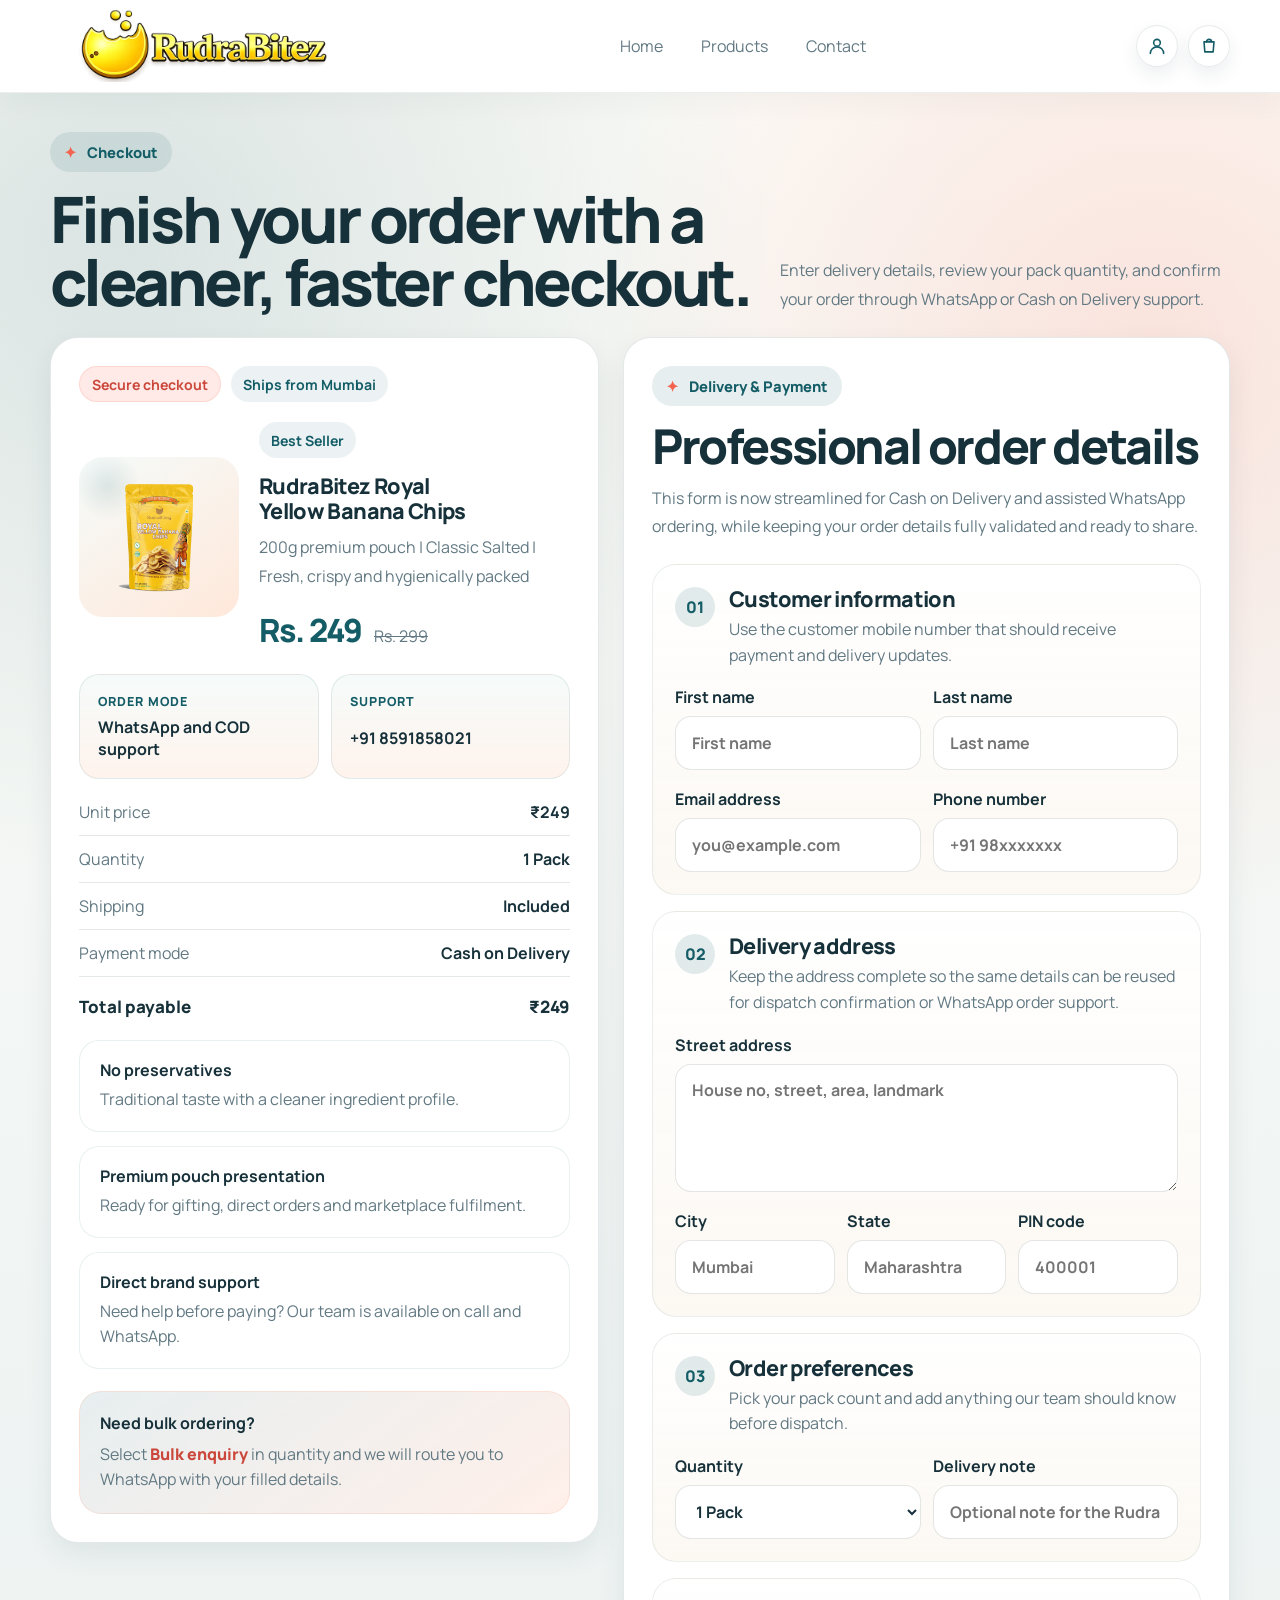
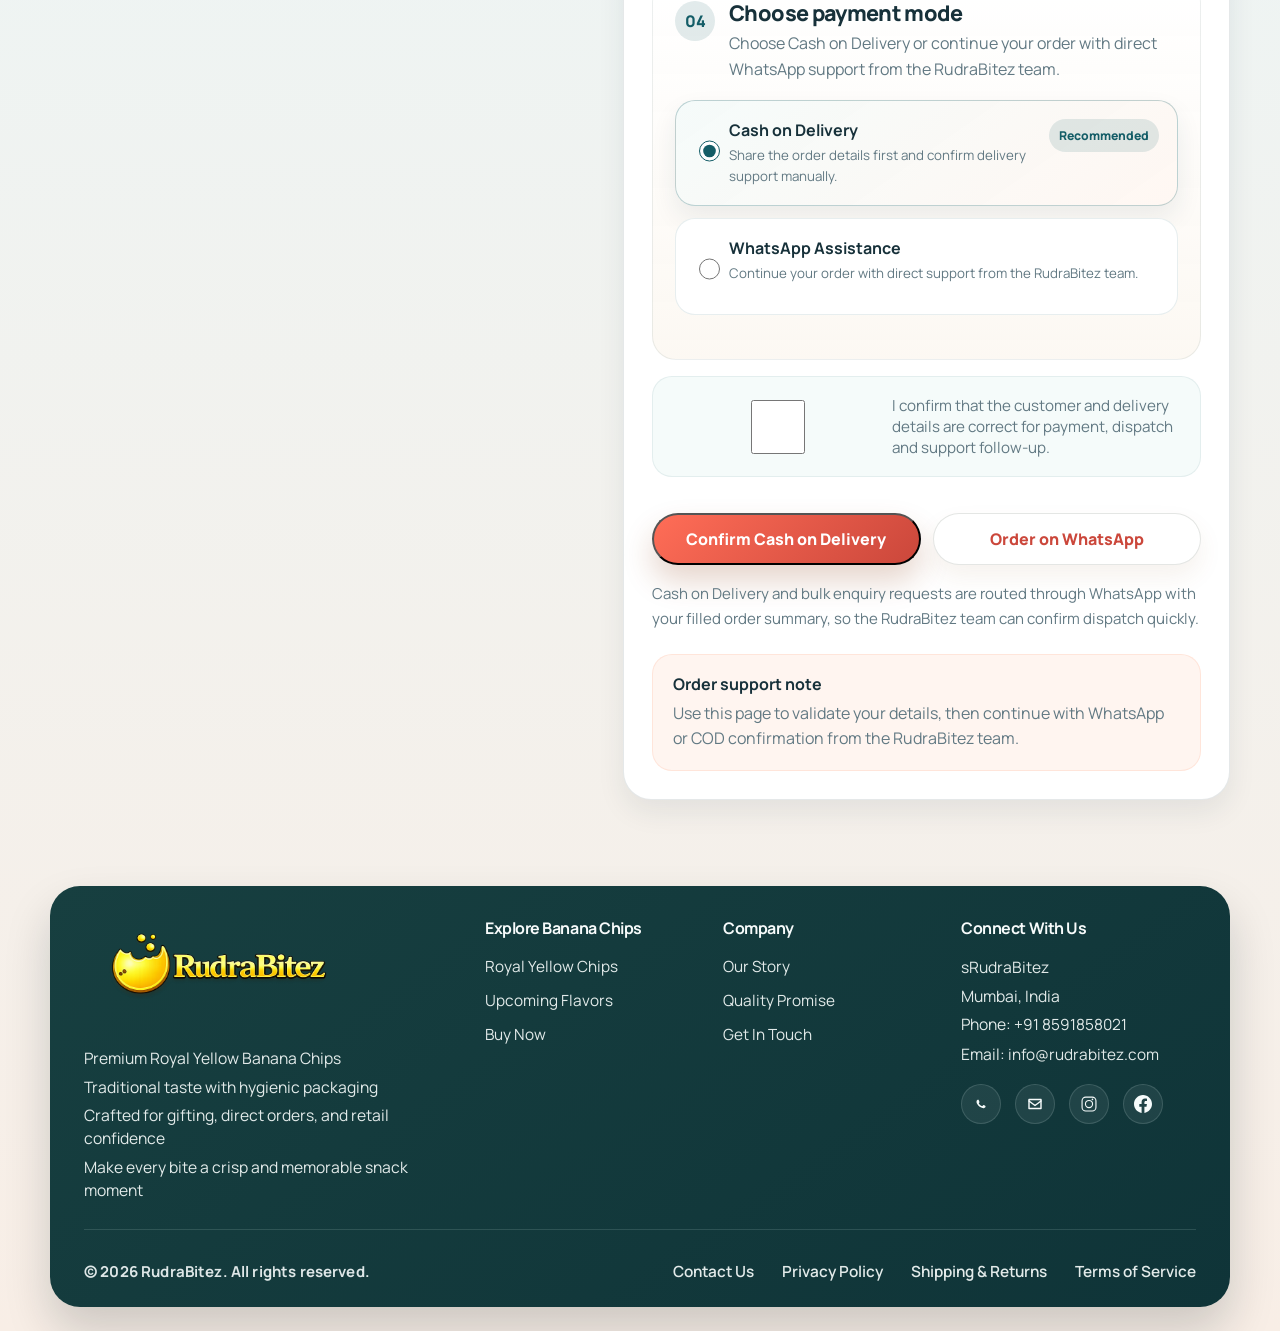
<file: checkout.html>
<!DOCTYPE html>
<html lang="en">
<head>
  <meta charset="UTF-8">
  <meta name="viewport" content="width=device-width, initial-scale=1.0">
  <title>Checkout | RudraBitez</title>
  <meta name="description" content="Complete your RudraBitez Royal Yellow Banana Chips order with delivery details and WhatsApp support.">
  <meta name="robots" content="noindex, follow">
  <meta name="theme-color" content="#0f4b4a">
  <link rel="canonical" href="https://www.rudrabitez.com/checkout.html">
  <link rel="icon" type="image/png" href="assets/IMG_0197.PNG">
  <link rel="stylesheet" href="styles.css">
  <link rel="stylesheet" href="mobile-fixes.css">
  <script src="site.js" defer></script>
  <script src="checkout.js" defer></script>
</head>
<body>
  <div class="page-shell">
    <header class="site-header">
      <div class="container nav">
        <button class="nav-toggle" type="button" aria-label="Open menu" aria-controls="primary-nav" aria-expanded="false">
          <span></span>
          <span></span>
          <span></span>
        </button>
        <a class="brand" href="index.html" aria-label="RudraBitez home">
          <img class="brand-logo-image" src="assets/IMG_0197.PNG" alt="RudraBitez">
        </a>
        <nav class="nav-links" id="primary-nav" aria-label="Primary navigation">
          <a href="index.html#top">Home</a>
          <a href="products.html">Products</a>
          <a href="index.html#contact">Contact</a>
        </nav>
        <div class="nav-actions" aria-label="Quick actions">
          <a class="nav-icon" href="signin.html" aria-label="Sign in">
            <svg viewBox="0 0 24 24" fill="none" stroke="currentColor" stroke-width="1.9" stroke-linecap="round" stroke-linejoin="round">
              <path d="M20 21a8 8 0 0 0-16 0"></path>
              <circle cx="12" cy="8" r="4"></circle>
            </svg>
          </a>
          <a class="nav-icon nav-icon-cart" href="checkout.html" aria-label="Checkout">
            <svg viewBox="0 0 24 24" fill="none" stroke="currentColor" stroke-width="1.9" stroke-linecap="round" stroke-linejoin="round">
              <path d="M6 7h12l-1 12H7L6 7Z"></path>
              <path d="M9 7a3 3 0 0 1 6 0"></path>
            </svg>
          </a>
        </div>
      </div>
    </header>

    <main class="checkout-shell">
      <div class="container">
        <div class="section-head checkout-hero-head" style="margin-bottom:24px;">
          <div>
            <span class="eyebrow">Checkout</span>
            <h1 style="margin-top:16px; font-size:clamp(2.4rem, 5vw, 4rem);">Finish your order with a cleaner, faster checkout.</h1>
          </div>
          <p>Enter delivery details, review your pack quantity, and confirm your order through WhatsApp or Cash on Delivery support.</p>
        </div>

        <div id="checkout-status" class="checkout-status" hidden aria-live="polite"></div>

        <div class="checkout-grid">
          <aside class="checkout-card checkout-summary-card">
            <div class="checkout-summary-head">
              <span class="pill pill-accent">Secure checkout</span>
              <span class="pill">Ships from Mumbai</span>
            </div>

            <div class="checkout-product">
              <div class="checkout-product-media">
                <img src="assets/banana-mockup-page-1-transparent.png" alt="RudraBitez Royal Yellow Banana Chips pack">
              </div>
              <div>
                <span class="pill">Best Seller</span>
                <h3 style="margin-top:16px;">RudraBitez Royal Yellow Banana Chips</h3>
                <p style="margin-top:10px;">200g premium pouch | Classic Salted | Fresh, crispy and hygienically packed</p>
                <div class="price-line">
                  <span class="price-now">Rs. 249</span>
                  <span class="price-old">Rs. 299</span>
                </div>
              </div>
            </div>

            <div class="secure-strip">
              <div class="secure-strip-item">
                <strong>Order mode</strong>
                <span>WhatsApp and COD support</span>
              </div>
              <div class="secure-strip-item">
                <strong>Support</strong>
                <a href="tel:+918591858021">+91 8591858021</a>
              </div>
            </div>

            <div class="summary-list summary-list-pricing">
              <div class="summary-row">
                <span>Unit price</span>
                <strong id="summary-unit-price">Rs. 249</strong>
              </div>
              <div class="summary-row">
                <span>Quantity</span>
                <strong id="summary-quantity">1 Pack</strong>
              </div>
              <div class="summary-row">
                <span>Shipping</span>
                <strong id="summary-shipping">Included</strong>
              </div>
              <div class="summary-row">
                <span>Payment mode</span>
                <strong id="summary-payment-mode">Cash on Delivery</strong>
              </div>
              <div class="summary-row summary-row-total">
                <span>Total payable</span>
                <strong id="summary-total">Rs. 249</strong>
              </div>
            </div>

            <div class="checkout-benefit-list">
              <article class="checkout-benefit-item">
                <strong>No preservatives</strong>
                <span>Traditional taste with a cleaner ingredient profile.</span>
              </article>
              <article class="checkout-benefit-item">
                <strong>Premium pouch presentation</strong>
                <span>Ready for gifting, direct orders and marketplace fulfilment.</span>
              </article>
              <article class="checkout-benefit-item">
                <strong>Direct brand support</strong>
                <span>Need help before paying? Our team is available on call and WhatsApp.</span>
              </article>
            </div>

            <div class="checkout-support-note">
              <strong>Need bulk ordering?</strong>
              <p>Select <span>Bulk enquiry</span> in quantity and we will route you to WhatsApp with your filled details.</p>
            </div>
          </aside>

          <section class="checkout-card checkout-form-card">
            <div class="checkout-card-head">
              <span class="eyebrow">Delivery & Payment</span>
              <h2 style="margin-top:16px;">Professional order details</h2>
              <p class="checkout-copy">This form is now streamlined for Cash on Delivery and assisted WhatsApp ordering, while keeping your order details fully validated and ready to share.</p>
            </div>

            <form id="checkout-form" class="form-grid checkout-form" data-unit-price="249" novalidate>
              <section class="form-section">
                <div class="form-section-head">
                  <span class="form-step">01</span>
                  <div>
                    <h3>Customer information</h3>
                    <p>Use the customer mobile number that should receive payment and delivery updates.</p>
                  </div>
                </div>

                <div class="form-row checkout-two-col">
                  <label class="field">
                    First name
                    <input type="text" name="first_name" placeholder="First name" autocomplete="given-name" maxlength="30" required>
                  </label>
                  <label class="field">
                    Last name
                    <input type="text" name="last_name" placeholder="Last name" autocomplete="family-name" maxlength="30" required>
                  </label>
                </div>

                <div class="form-row checkout-two-col">
                  <label class="field">
                    Email address
                    <input type="email" name="email" placeholder="you@example.com" autocomplete="email" maxlength="80" required>
                  </label>
                  <label class="field">
                    Phone number
                    <input type="tel" name="phone" placeholder="+91 98xxxxxxx" autocomplete="tel" inputmode="tel" maxlength="16" required>
                  </label>
                </div>
              </section>

              <section class="form-section">
                <div class="form-section-head">
                  <span class="form-step">02</span>
                  <div>
                    <h3>Delivery address</h3>
                    <p>Keep the address complete so the same details can be reused for dispatch confirmation or WhatsApp order support.</p>
                  </div>
                </div>

                <label class="field">
                  Street address
                  <textarea name="address" placeholder="House no, street, area, landmark" autocomplete="street-address" maxlength="180" required></textarea>
                </label>

                <div class="form-row checkout-three-col">
                  <label class="field">
                    City
                    <input type="text" name="city" placeholder="Mumbai" autocomplete="address-level2" maxlength="40" required>
                  </label>
                  <label class="field">
                    State
                    <input type="text" name="state" placeholder="Maharashtra" autocomplete="address-level1" maxlength="40" required>
                  </label>
                  <label class="field">
                    PIN code
                    <input type="text" name="pincode" autocomplete="postal-code" inputmode="numeric" pattern="[0-9]{6}" maxlength="6" placeholder="400001" required>
                  </label>
                </div>
              </section>

              <section class="form-section">
                <div class="form-section-head">
                  <span class="form-step">03</span>
                  <div>
                    <h3>Order preferences</h3>
                    <p>Pick your pack count and add anything our team should know before dispatch.</p>
                  </div>
                </div>

                <div class="form-row checkout-two-col">
                  <label class="field">
                    Quantity
                    <select id="checkout-quantity" name="quantity" required>
                      <option value="1">1 Pack</option>
                      <option value="2">2 Packs</option>
                      <option value="3">3 Packs</option>
                      <option value="5">5 Packs</option>
                      <option value="bulk">Bulk enquiry</option>
                    </select>
                  </label>
                  <label class="field">
                    Delivery note
                    <input type="text" name="note" placeholder="Optional note for the RudraBitez team" maxlength="160">
                  </label>
                </div>
              </section>

              <section class="form-section">
                <div class="form-section-head">
                  <span class="form-step">04</span>
                  <div>
                    <h3>Choose payment mode</h3>
                    <p>Choose Cash on Delivery or continue your order with direct WhatsApp support from the RudraBitez team.</p>
                  </div>
                </div>

                <div class="payment-choice-list">
                  <label class="payment-option">
                    <input type="radio" name="payment_mode" value="cod" checked>
                    <span class="payment-option-copy">
                      <strong>Cash on Delivery</strong>
                      <small>Share the order details first and confirm delivery support manually.</small>
                    </span>
                    <span class="payment-badge">Recommended</span>
                  </label>

                  <label class="payment-option">
                    <input type="radio" name="payment_mode" value="whatsapp">
                    <span class="payment-option-copy">
                      <strong>WhatsApp Assistance</strong>
                      <small>Continue your order with direct support from the RudraBitez team.</small>
                    </span>
                  </label>
                </div>
                <div class="field-error group-error" data-error-for="payment_mode" aria-live="polite"></div>
              </section>

              <label class="checkbox-row checkout-consent">
                <input type="checkbox" name="consent" required>
                <span>I confirm that the customer and delivery details are correct for payment, dispatch and support follow-up.</span>
              </label>
              <div class="field-error group-error" data-error-for="consent" aria-live="polite"></div>

              <div class="checkout-actions">
                <button class="button" id="checkout-submit" type="submit">Confirm Cash on Delivery</button>
                <a class="button-outline" id="whatsapp-checkout" href="https://wa.me/918591858021?text=Hi%20RudraBitez%2C%20I%20want%20to%20complete%20my%20banana%20chips%20checkout." target="_blank" rel="noreferrer">Order on WhatsApp</a>
              </div>

              <p class="checkout-disclaimer">Cash on Delivery and bulk enquiry requests are routed through WhatsApp with your filled order summary, so the RudraBitez team can confirm dispatch quickly.</p>
            </form>

            <div class="checkout-mini-note">
              <strong>Order support note</strong>
              <span>Use this page to validate your details, then continue with WhatsApp or COD confirmation from the RudraBitez team.</span>
            </div>
          </section>
        </div>
      </div>
    </main>

    <footer class="footer footer-compact">
      <div class="container footer-compact-wrap">
        <div class="footer-rich-top">
          <div class="footer-brand-block">
            <a class="footer-brandmark" href="index.html#top"><img class="footer-brand-logo-image" src="assets/IMG_0197.PNG" alt="RudraBitez"></a>
            <div class="footer-brand-copy">
              <p>Premium Royal Yellow Banana Chips</p>
              <p>Traditional taste with hygienic packaging</p>
              <p>Crafted for gifting, direct orders, and retail confidence</p>
              <p>Make every bite a crisp and memorable snack moment</p>
            </div>
          </div>
          <div>
            <h3 class="footer-col-title">Explore Banana Chips</h3>
            <nav class="footer-rich-list" aria-label="Explore banana chips">
              <a href="product.html">Royal Yellow Chips</a>
              <a href="index.html#products">Upcoming Flavors</a>
              <a href="checkout.html">Buy Now</a>
            </nav>
          </div>
          <div>
            <h3 class="footer-col-title">Company</h3>
            <nav class="footer-rich-list" aria-label="Company links">
              <a href="index.html#about">Our Story</a>
              <a href="product.html">Quality Promise</a>
              <a href="index.html#contact">Get In Touch</a>
            </nav>
          </div>
          <div>
            <h3 class="footer-col-title">Connect With Us</h3>
            <div class="footer-contact-block">
              <p>sRudraBitez</p>
              <p>Mumbai, India</p>
              <p>Phone: <a href="tel:+918591858021">+91 8591858021</a></p>
              <p>Email: <a href="mailto:info@rudrabitez.com">info@rudrabitez.com</a></p>
            </div>
            <div class="footer-social" aria-label="Social media links">
              <a href="https://wa.me/918591858021" target="_blank" rel="noreferrer" aria-label="WhatsApp"><svg viewBox="0 0 24 24" fill="currentColor"><path d="M17.472 14.382c-.297-.149-1.758-.867-2.03-.967-.273-.099-.471-.148-.67.15-.197.297-.767.966-.94 1.164-.173.199-.347.223-.644.075-.297-.15-1.255-.463-2.39-1.475-.883-.788-1.48-1.761-1.653-2.059-.173-.297-.018-.458.13-.606.134-.133.298-.347.446-.52.149-.174.198-.298.298-.497.099-.198.05-.371-.025-.52-.075-.149-.669-1.612-.916-2.207-.242-.579-.487-.5-.669-.51-.173-.008-.371-.01-.57-.01-.198 0-.52.074-.792.372-.272.297-1.04 1.016-1.04 2.479 0 1.462 1.065 2.875 1.213 3.074.149.198 2.096 3.2 5.077 4.487.709.306 1.262.489 1.694.625.712.227 1.36.195 1.871.118.571-.085 1.758-.719 2.006-1.413.248-.694.248-1.289.173-1.413-.074-.124-.272-.198-.57-.347"></path></svg></a>
              <a href="mailto:info@rudrabitez.com" aria-label="Email"><svg viewBox="0 0 24 24" fill="none" stroke="currentColor" stroke-width="1.9" stroke-linecap="round" stroke-linejoin="round"><path d="M4 6h16v12H4z"></path><path d="m4 8 8 6 8-6"></path></svg></a>
              <a href="https://www.instagram.com/" target="_blank" rel="noreferrer" aria-label="Instagram"><svg viewBox="0 0 24 24" fill="currentColor"><path d="M7.75 2h8.5A5.75 5.75 0 0 1 22 7.75v8.5A5.75 5.75 0 0 1 16.25 22h-8.5A5.75 5.75 0 0 1 2 16.25v-8.5A5.75 5.75 0 0 1 7.75 2m0 1.5A4.25 4.25 0 0 0 3.5 7.75v8.5a4.25 4.25 0 0 0 4.25 4.25h8.5a4.25 4.25 0 0 0 4.25-4.25v-8.5a4.25 4.25 0 0 0-4.25-4.25zm8.88 1.12a1.13 1.13 0 1 1 0 2.26 1.13 1.13 0 0 1 0-2.26M12 6.5A5.5 5.5 0 1 1 6.5 12 5.5 5.5 0 0 1 12 6.5m0 1.5A4 4 0 1 0 16 12a4 4 0 0 0-4-4"></path></svg></a>
              <a href="https://www.facebook.com/" target="_blank" rel="noreferrer" aria-label="Facebook"><svg viewBox="0 0 24 24" fill="currentColor"><path d="M24 12.073C24 5.446 18.627.073 12 .073S0 5.446 0 12.073c0 5.99 4.388 10.954 10.125 11.854v-8.385H7.078V12.07h3.047V9.413c0-3.007 1.792-4.669 4.533-4.669 1.313 0 2.686.235 2.686.235v2.953h-1.514c-1.491 0-1.956.926-1.956 1.874v2.264h3.328l-.532 3.471h-2.796v8.385C19.612 23.027 24 18.062 24 12.073"></path></svg></a>
            </div>
          </div>
        </div>
        <div class="footer-compact-bottom">
          <p class="footer-compact-copy">© 2026 RudraBitez. All rights reserved.</p>
          <nav class="footer-compact-links" aria-label="Footer links">
            <a href="index.html#contact">Contact Us</a>
            <a href="privacy-policy.html">Privacy Policy</a>
            <a href="shipping-returns.html">Shipping &amp; Returns</a>
            <a href="terms-of-service.html">Terms of Service</a>
          </nav>
        </div>
      </div>
    </footer>
  </div>
</body>
</html>
</file>
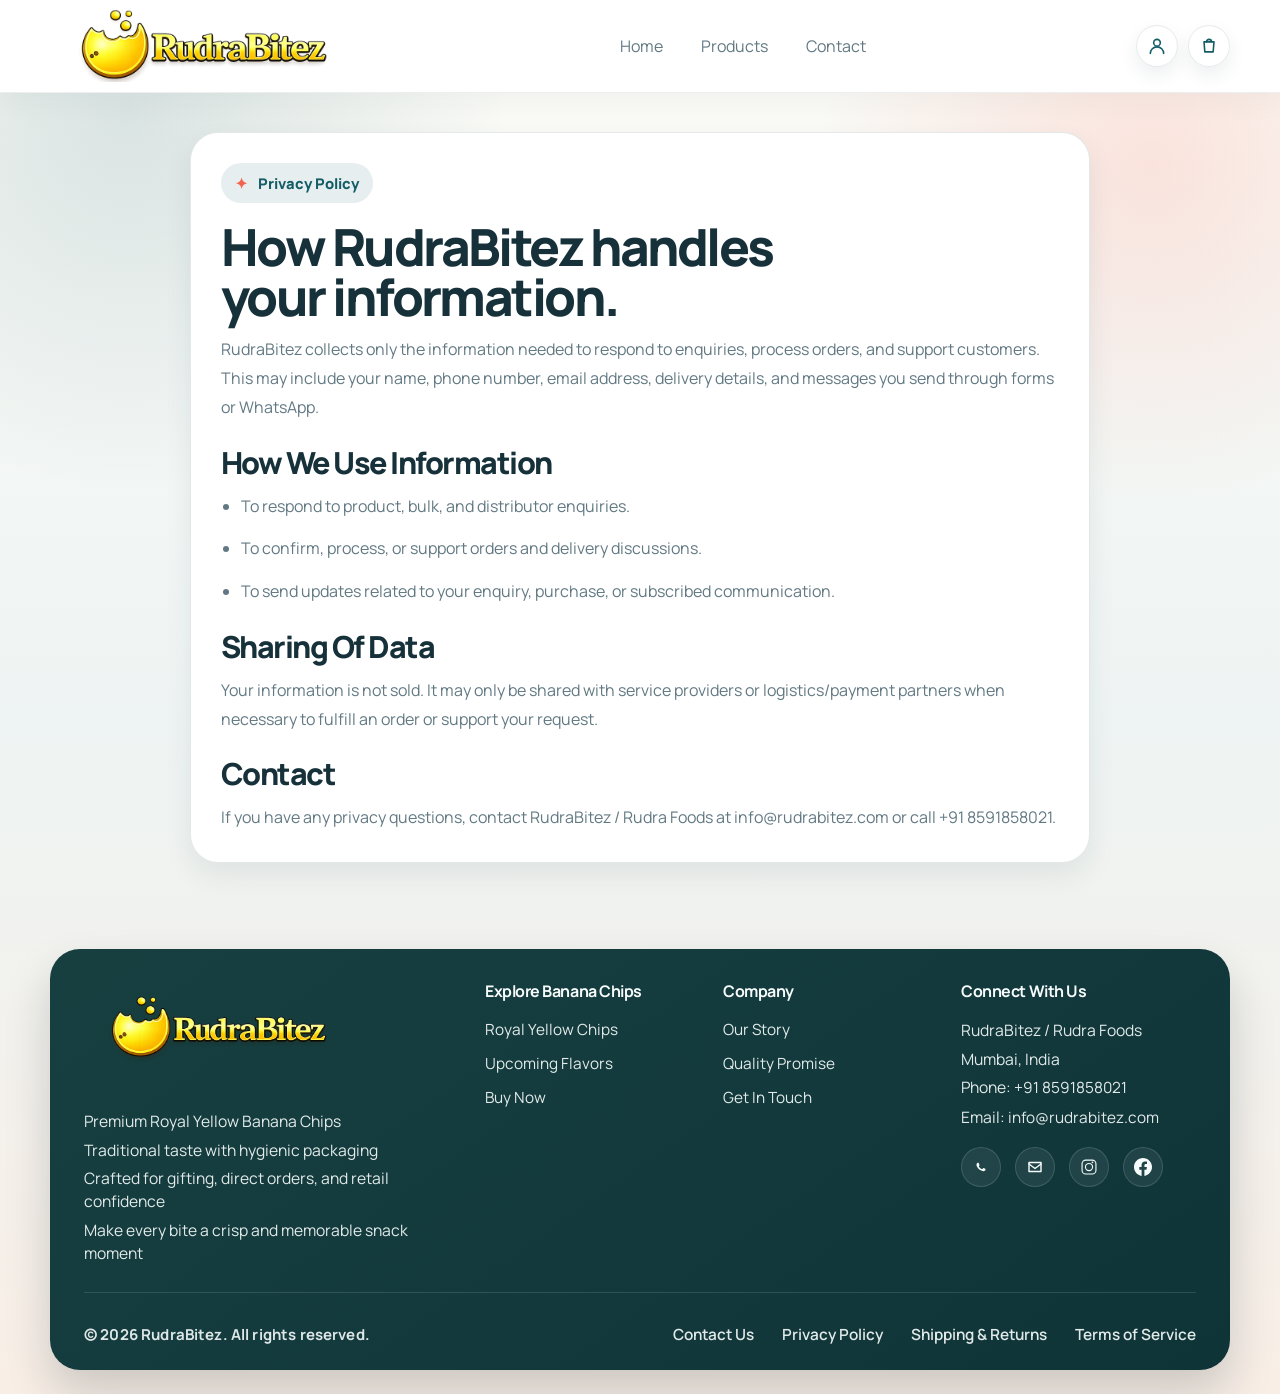
<file: privacy-policy.html>
<!DOCTYPE html>
<html lang="en">
<head>
  <meta charset="UTF-8">
  <meta name="viewport" content="width=device-width, initial-scale=1.0">
  <title>Privacy Policy | RudraBitez</title>
  <meta name="description" content="Read the RudraBitez Privacy Policy for details about customer data, contact information, and website usage.">
  <meta name="robots" content="index, follow">
  <meta name="theme-color" content="#0f4b4a">
  <link rel="canonical" href="https://www.rudrabitez.com/privacy-policy.html">
  <link rel="icon" type="image/png" href="assets/IMG_0197.PNG">
  <link rel="stylesheet" href="styles.css">
  <link rel="stylesheet" href="mobile-fixes.css">
  <script src="site.js" defer></script>
</head>
<body>
  <div class="page-shell">
    <header class="site-header">
      <div class="container nav">
        <button class="nav-toggle" type="button" aria-label="Open menu" aria-controls="primary-nav" aria-expanded="false">
          <span></span>
          <span></span>
          <span></span>
        </button>
        <a class="brand" href="index.html" aria-label="RudraBitez home">
          <img class="brand-logo-image" src="assets/IMG_0197.PNG" alt="RudraBitez">
        </a>
        <nav class="nav-links" id="primary-nav" aria-label="Primary navigation">
          <a href="index.html#top">Home</a>
          <a href="products.html">Products</a>
          <a href="index.html#contact">Contact</a>
        </nav>
        <div class="nav-actions">
          <a class="nav-icon" href="signin.html" aria-label="Sign in">
            <svg viewBox="0 0 24 24" fill="none" stroke="currentColor" stroke-width="1.9" stroke-linecap="round" stroke-linejoin="round">
              <path d="M20 21a8 8 0 0 0-16 0"></path>
              <circle cx="12" cy="8" r="4"></circle>
            </svg>
          </a>
          <a class="nav-icon nav-icon-cart" href="checkout.html" aria-label="Checkout">
            <svg viewBox="0 0 24 24" fill="none" stroke="currentColor" stroke-width="1.9" stroke-linecap="round" stroke-linejoin="round">
              <path d="M6 7h12l-1 12H7L6 7Z"></path>
              <path d="M9 7a3 3 0 0 1 6 0"></path>
            </svg>
          </a>
        </div>
      </div>
    </header>

    <main class="legal-shell">
      <div class="container">
        <article class="legal-card">
          <span class="eyebrow">Privacy Policy</span>
          <h1 style="margin-top:18px;">How RudraBitez handles your information.</h1>
          <p>RudraBitez collects only the information needed to respond to enquiries, process orders, and support customers. This may include your name, phone number, email address, delivery details, and messages you send through forms or WhatsApp.</p>

          <h2>How We Use Information</h2>
          <ul>
            <li>To respond to product, bulk, and distributor enquiries.</li>
            <li>To confirm, process, or support orders and delivery discussions.</li>
            <li>To send updates related to your enquiry, purchase, or subscribed communication.</li>
          </ul>

          <h2>Sharing Of Data</h2>
          <p>Your information is not sold. It may only be shared with service providers or logistics/payment partners when necessary to fulfill an order or support your request.</p>

          <h2>Contact</h2>
          <p>If you have any privacy questions, contact RudraBitez / Rudra Foods at <a href="mailto:info@rudrabitez.com">info@rudrabitez.com</a> or call <a href="tel:+918591858021">+91 8591858021</a>.</p>
        </article>
      </div>
    </main>

    <footer class="footer footer-compact">
      <div class="container footer-compact-wrap">
        <div class="footer-rich-top">
          <div class="footer-brand-block">
            <a class="footer-brandmark" href="index.html#top"><img class="footer-brand-logo-image" src="assets/IMG_0197.PNG" alt="RudraBitez"></a>
            <div class="footer-brand-copy">
              <p>Premium Royal Yellow Banana Chips</p>
              <p>Traditional taste with hygienic packaging</p>
              <p>Crafted for gifting, direct orders, and retail confidence</p>
              <p>Make every bite a crisp and memorable snack moment</p>
            </div>
          </div>
          <div>
            <h3 class="footer-col-title">Explore Banana Chips</h3>
            <nav class="footer-rich-list" aria-label="Explore banana chips">
              <a href="product.html">Royal Yellow Chips</a>
              <a href="index.html#products">Upcoming Flavors</a>
              <a href="checkout.html">Buy Now</a>
            </nav>
          </div>
          <div>
            <h3 class="footer-col-title">Company</h3>
            <nav class="footer-rich-list" aria-label="Company links">
              <a href="index.html#about">Our Story</a>
              <a href="product.html">Quality Promise</a>
              <a href="index.html#contact">Get In Touch</a>
            </nav>
          </div>
          <div>
            <h3 class="footer-col-title">Connect With Us</h3>
            <div class="footer-contact-block">
              <p>RudraBitez / Rudra Foods</p>
              <p>Mumbai, India</p>
              <p>Phone: <a href="tel:+918591858021">+91 8591858021</a></p>
              <p>Email: <a href="mailto:info@rudrabitez.com">info@rudrabitez.com</a></p>
            </div>
            <div class="footer-social" aria-label="Social media links">
              <a href="https://wa.me/918591858021" target="_blank" rel="noreferrer" aria-label="WhatsApp"><svg viewBox="0 0 24 24" fill="currentColor"><path d="M17.472 14.382c-.297-.149-1.758-.867-2.03-.967-.273-.099-.471-.148-.67.15-.197.297-.767.966-.94 1.164-.173.199-.347.223-.644.075-.297-.15-1.255-.463-2.39-1.475-.883-.788-1.48-1.761-1.653-2.059-.173-.297-.018-.458.13-.606.134-.133.298-.347.446-.52.149-.174.198-.298.298-.497.099-.198.05-.371-.025-.52-.075-.149-.669-1.612-.916-2.207-.242-.579-.487-.5-.669-.51-.173-.008-.371-.01-.57-.01-.198 0-.52.074-.792.372-.272.297-1.04 1.016-1.04 2.479 0 1.462 1.065 2.875 1.213 3.074.149.198 2.096 3.2 5.077 4.487.709.306 1.262.489 1.694.625.712.227 1.36.195 1.871.118.571-.085 1.758-.719 2.006-1.413.248-.694.248-1.289.173-1.413-.074-.124-.272-.198-.57-.347"></path></svg></a>
              <a href="mailto:info@rudrabitez.com" aria-label="Email"><svg viewBox="0 0 24 24" fill="none" stroke="currentColor" stroke-width="1.9" stroke-linecap="round" stroke-linejoin="round"><path d="M4 6h16v12H4z"></path><path d="m4 8 8 6 8-6"></path></svg></a>
              <a href="https://www.instagram.com/" target="_blank" rel="noreferrer" aria-label="Instagram"><svg viewBox="0 0 24 24" fill="currentColor"><path d="M7.75 2h8.5A5.75 5.75 0 0 1 22 7.75v8.5A5.75 5.75 0 0 1 16.25 22h-8.5A5.75 5.75 0 0 1 2 16.25v-8.5A5.75 5.75 0 0 1 7.75 2m0 1.5A4.25 4.25 0 0 0 3.5 7.75v8.5a4.25 4.25 0 0 0 4.25 4.25h8.5a4.25 4.25 0 0 0 4.25-4.25v-8.5a4.25 4.25 0 0 0-4.25-4.25zm8.88 1.12a1.13 1.13 0 1 1 0 2.26 1.13 1.13 0 0 1 0-2.26M12 6.5A5.5 5.5 0 1 1 6.5 12 5.5 5.5 0 0 1 12 6.5m0 1.5A4 4 0 1 0 16 12a4 4 0 0 0-4-4"></path></svg></a>
              <a href="https://www.facebook.com/" target="_blank" rel="noreferrer" aria-label="Facebook"><svg viewBox="0 0 24 24" fill="currentColor"><path d="M24 12.073C24 5.446 18.627.073 12 .073S0 5.446 0 12.073c0 5.99 4.388 10.954 10.125 11.854v-8.385H7.078V12.07h3.047V9.413c0-3.007 1.792-4.669 4.533-4.669 1.313 0 2.686.235 2.686.235v2.953h-1.514c-1.491 0-1.956.926-1.956 1.874v2.264h3.328l-.532 3.471h-2.796v8.385C19.612 23.027 24 18.062 24 12.073"></path></svg></a>
            </div>
          </div>
        </div>
        <div class="footer-compact-bottom">
          <p class="footer-compact-copy">© 2026 RudraBitez. All rights reserved.</p>
          <nav class="footer-compact-links" aria-label="Footer links">
            <a href="index.html#contact">Contact Us</a>
            <a href="privacy-policy.html">Privacy Policy</a>
            <a href="shipping-returns.html">Shipping &amp; Returns</a>
            <a href="terms-of-service.html">Terms of Service</a>
          </nav>
        </div>
      </div>
    </footer>
  </div>
</body>
</html>
</file>
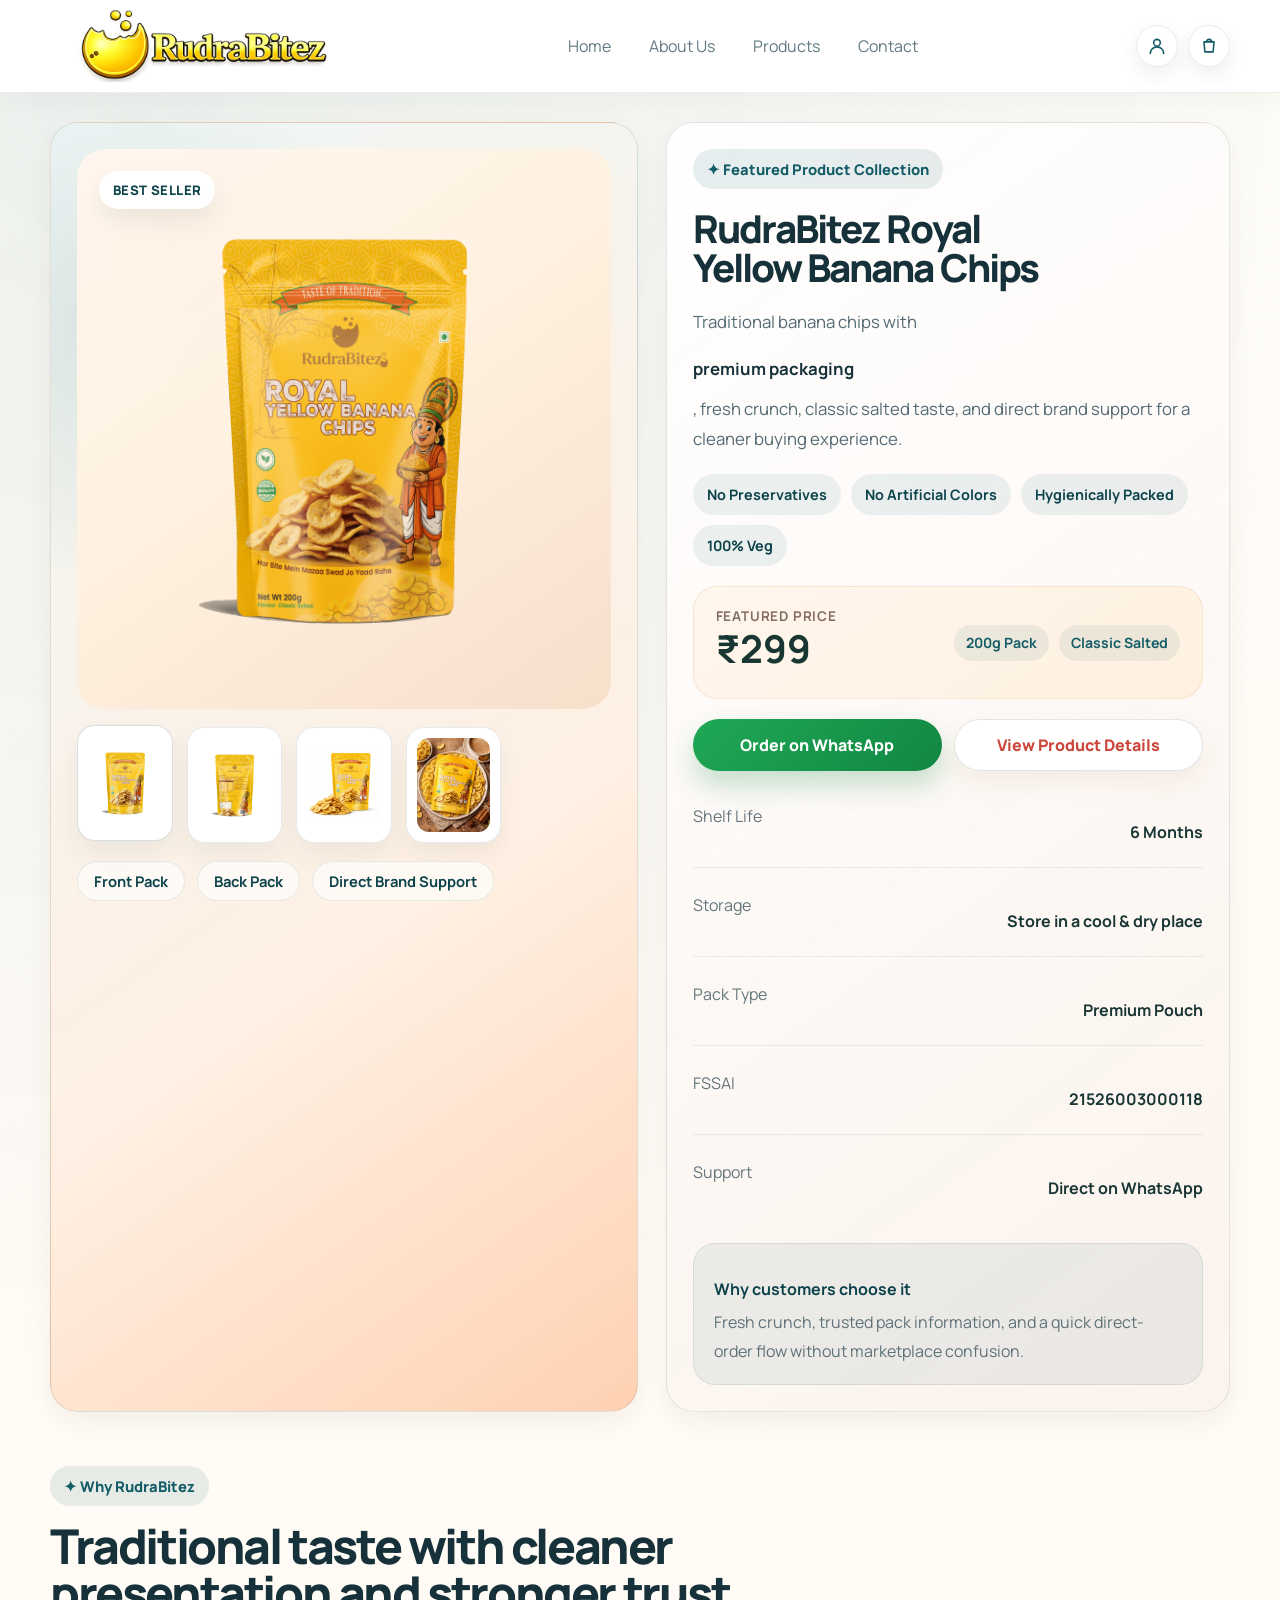
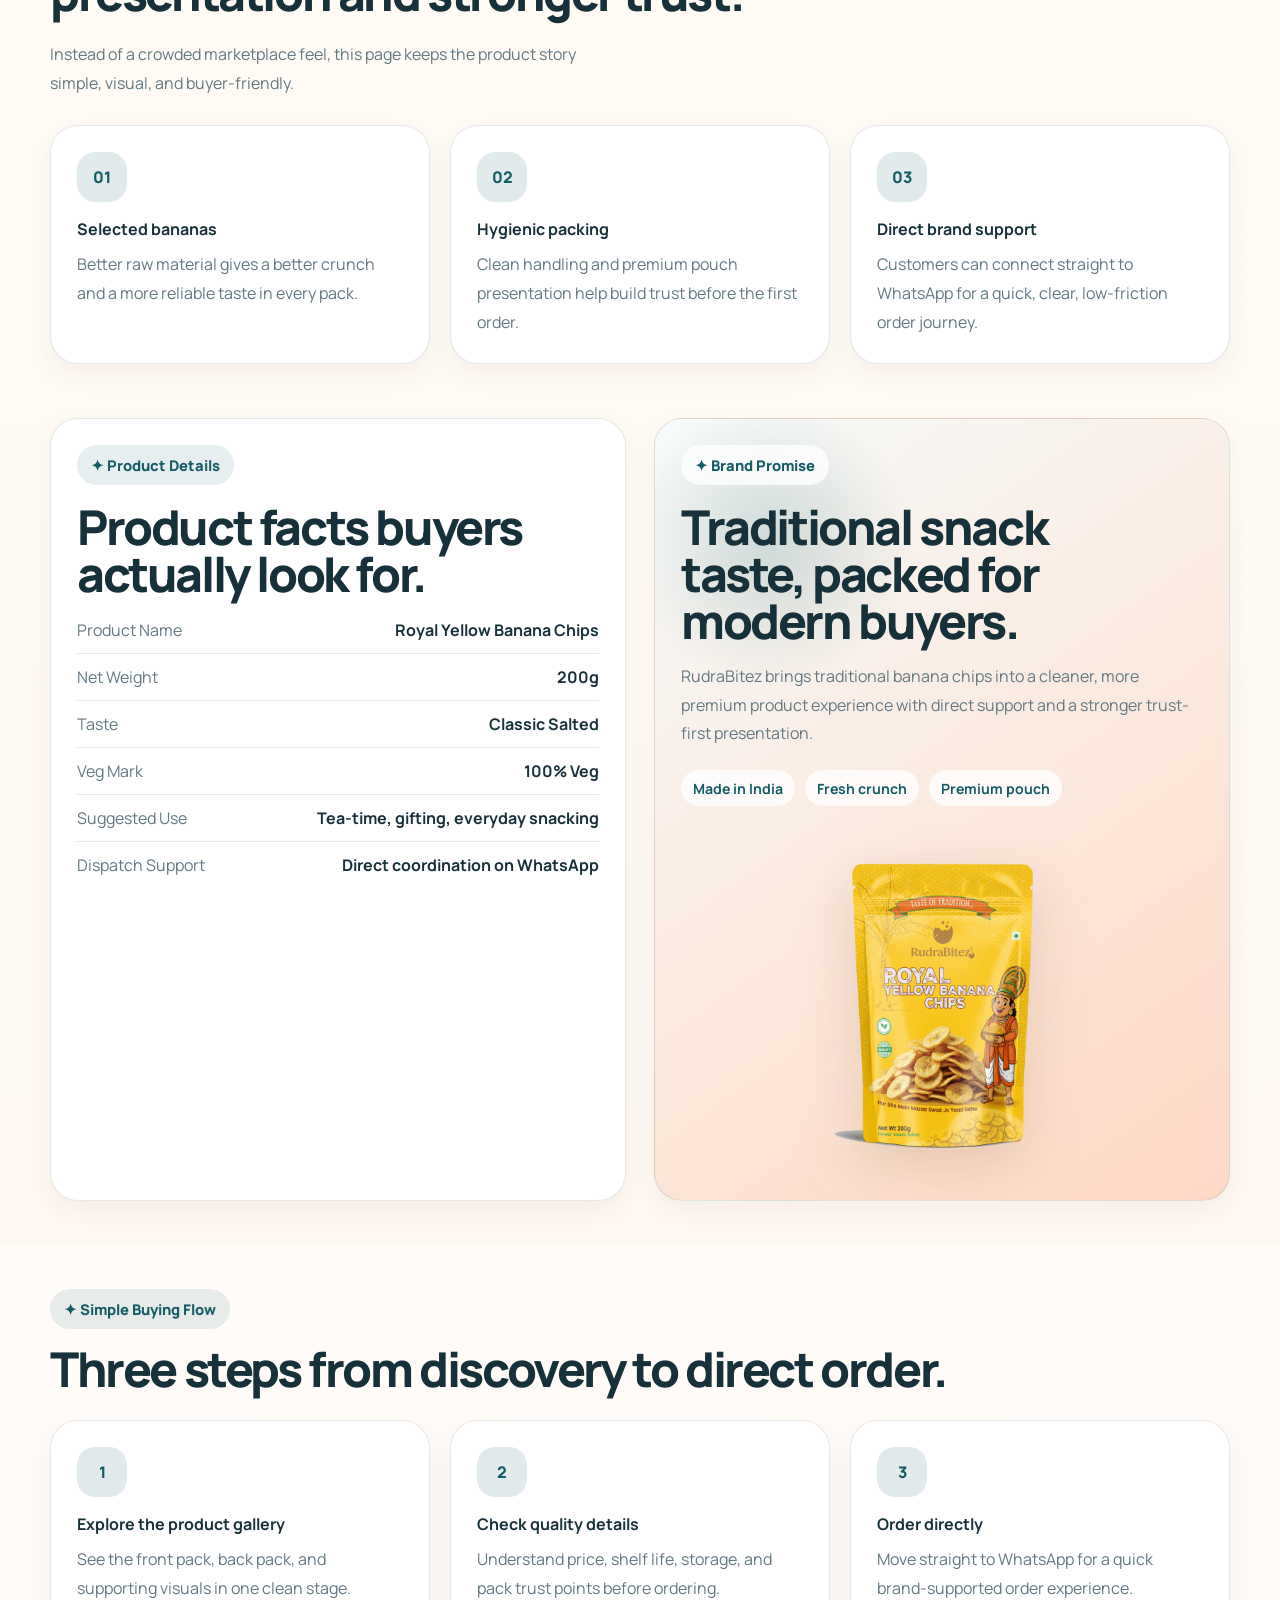
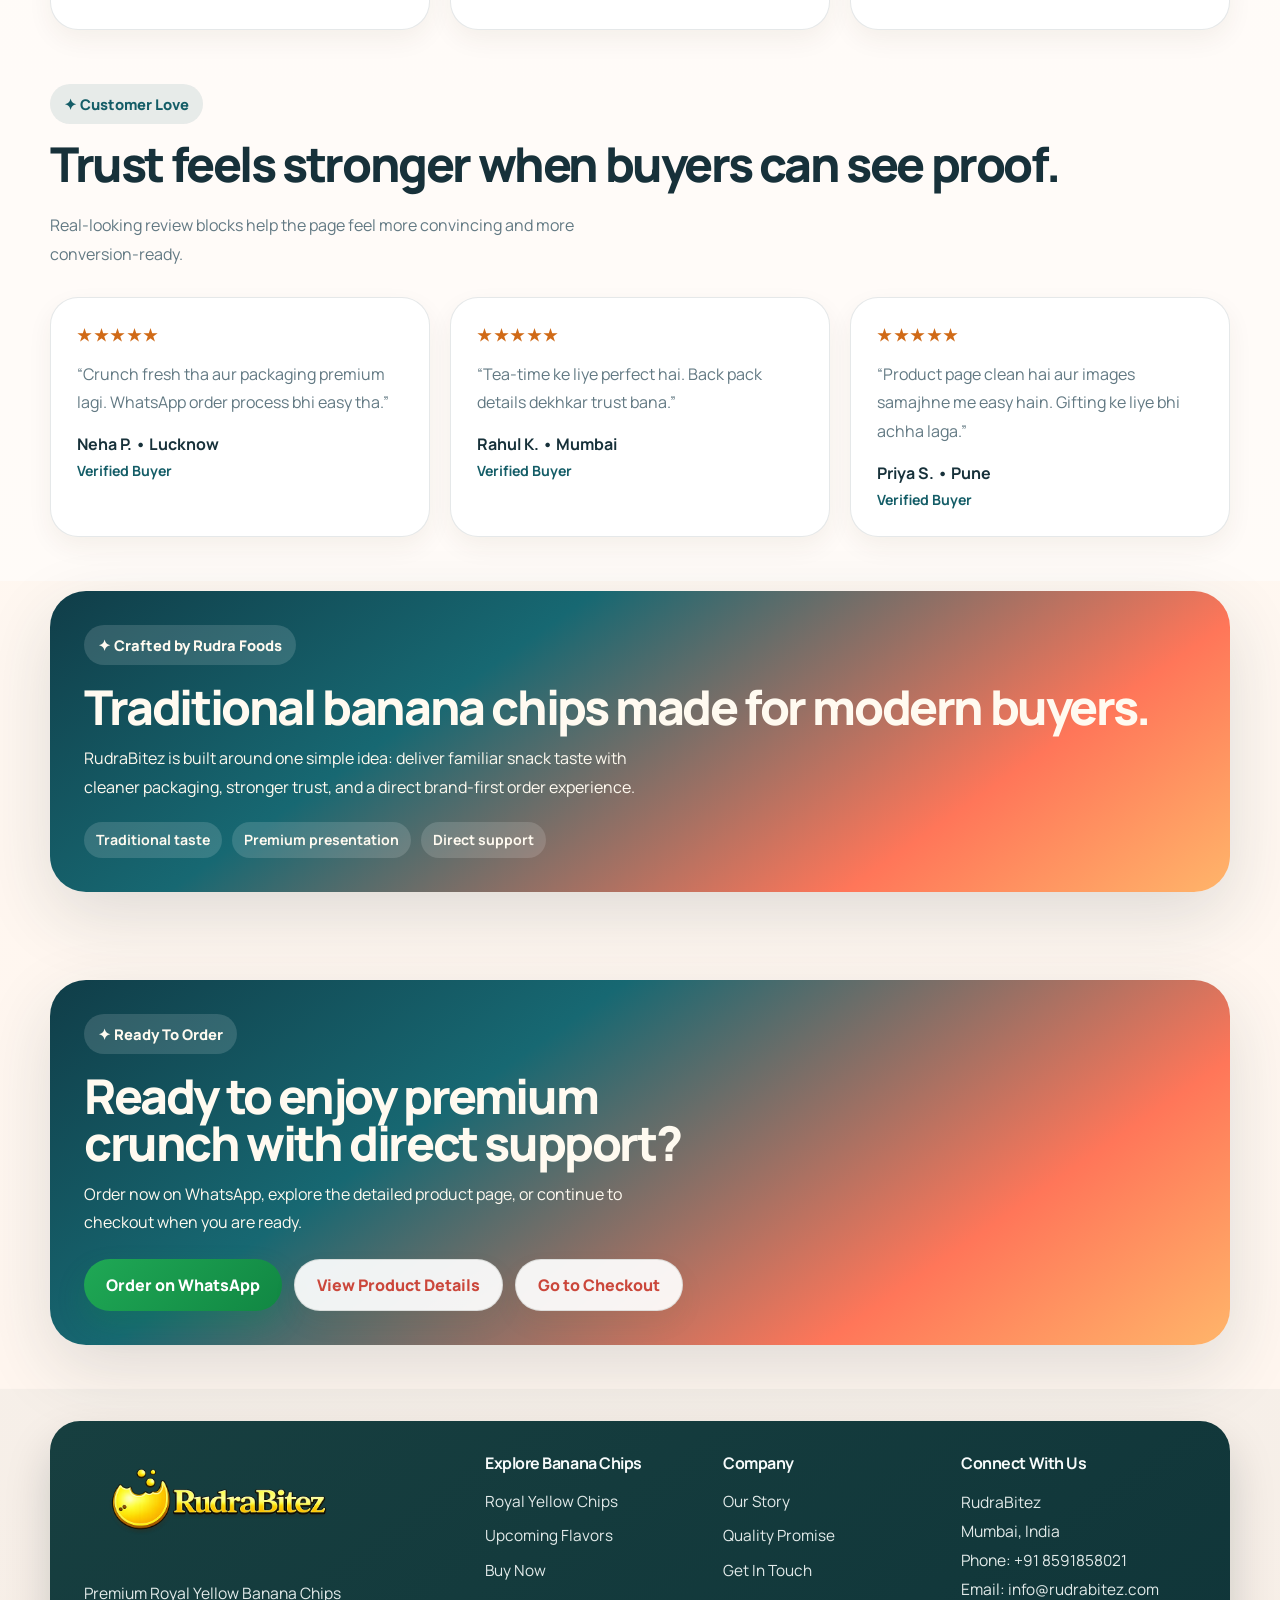
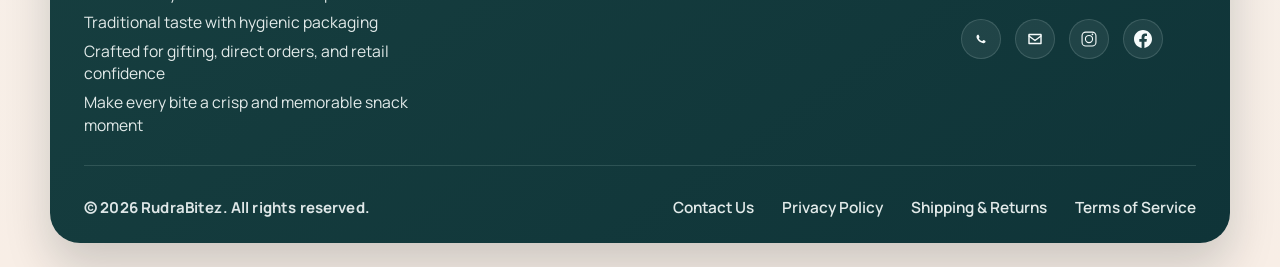
<file: products.html>
<!DOCTYPE html>
<html lang="en">
<head>
  <meta charset="UTF-8">
  <meta name="viewport" content="width=device-width, initial-scale=1.0">
  <title>RudraBitez Products | Royal Yellow Banana Chips and Upcoming Flavors</title>
  <meta name="description" content="Explore RudraBitez products including Royal Yellow Banana Chips, upcoming tomato and peri peri flavors, premium gallery views, and direct WhatsApp ordering.">
  <meta name="keywords" content="RudraBitez products, banana chips flavors, tomato banana chips, peri peri banana chips, premium banana chips, buy RudraBitez online">
  <meta name="author" content="RudraBitez">
    <meta name="google-site-verification" content="LlJp-2BzvOp_L0P3t6Txu0en5KWmJCDol3XZGeqNv8c">
  <meta name="application-name" content="RudraBitez">
  <meta name="apple-mobile-web-app-title" content="RudraBitez">
  <meta name="robots" content="index, follow">
  <meta name="theme-color" content="#0f4b4a">
  <link rel="canonical" href="https://www.rudrabitez.com/products.html">
  <link rel="icon" type="image/png" href="assets/IMG_0197.PNG">
  <link rel="apple-touch-icon" href="assets/IMG_0197.PNG">
  <meta property="og:type" content="website">
  <meta property="og:title" content="RudraBitez Products | Premium Banana Chips Collection">
  <meta property="og:description" content="See the RudraBitez banana chips lineup, product images, highlights, flavor roadmap, and direct order options.">
  <meta property="og:url" content="https://www.rudrabitez.com/products.html">
  <meta property="og:site_name" content="RudraBitez">
  <meta property="og:locale" content="en_IN">
  <meta property="og:image" content="https://www.rudrabitez.com/assets/banana-mix-promo.png">
  <meta property="og:image:alt" content="RudraBitez banana chips product showcase">
  <meta name="twitter:card" content="summary_large_image">
  <meta name="twitter:title" content="RudraBitez Products | Premium Banana Chips Collection">
  <meta name="twitter:description" content="Explore Royal Yellow Banana Chips and upcoming RudraBitez flavors.">
  <meta name="twitter:image" content="https://www.rudrabitez.com/assets/banana-mix-promo.png">
  <link rel="stylesheet" href="styles.css">
  <link rel="stylesheet" href="mobile-fixes.css">
  <script src="site.js" defer></script>
  <script type="application/ld+json">
  {
    "@context": "https://schema.org",
    "@type": "CollectionPage",
    "@id": "https://www.rudrabitez.com/products.html#webpage",
    "name": "RudraBitez Products",
    "url": "https://www.rudrabitez.com/products.html",
    "description": "Product collection page for RudraBitez banana chips and upcoming flavors.",
    "isPartOf": {
      "@id": "https://www.rudrabitez.com/#website"
    },
    "about": {
      "@id": "https://www.rudrabitez.com/#organization"
    }
  }
  </script>
<style>
@media (max-width: 992px) {
  .products-hero .container,
  main .container[style*="grid-template-columns:minmax(0,1.02fr) minmax(0,0.98fr)"],
  main .container[style*="grid-template-columns:repeat(2,minmax(0,1fr))"] {
    display: grid !important;
    grid-template-columns: 1fr !important;
  }

  main .container[style*="grid-template-columns:repeat(3,minmax(0,1fr))"] {
    display: grid !important;
    grid-template-columns: 1fr !important;
  }

   .products-hero .container,
   main .container[style*="grid-template-columns:minmax(0,1.02fr) minmax(0,0.98fr)"] {
    gap: 22px !important;
   }

  main article[style*="padding:26px;border-radius:28px"] {
    padding: 22px !important;
    border-radius: 24px !important;
  }

  main div[style*="min-height:560px;padding:34px"] {
    min-height: 460px !important;
    padding: 24px !important;
  }

  main img[style*="width:min(100%,460px);max-height:500px"] {
    width: min(100%, 390px) !important;
    max-height: 430px !important;
  }

  main div[style*="display:flex;gap:12px;flex-wrap:wrap;margin-top:20px;"] {
    flex-direction: column !important;
    align-items: stretch !important;
  }

  main div[style*="display:flex;gap:12px;flex-wrap:wrap;margin-top:20px;"] > * {
    width: 100% !important;
    justify-content: center !important;
  }

  main div[style*="display:flex;justify-content:space-between;align-items:flex-start;padding:14px 0;border-bottom:1px solid rgba(31,51,62,0.08);"] {
    flex-direction: column !important;
    gap: 6px !important;
    align-items: flex-start !important;
  }

  main div[style*="display:flex;align-items:center;justify-content:space-between;gap:14px;flex-wrap:wrap;"] {
    align-items: flex-start !important;
  }
}

@media (max-width: 768px) {
  .products-hero {
    padding-top: 20px !important;
  }

  main .section {
    padding: 56px 0 !important;
  }

  main article[style*="padding:26px;border-radius:28px"] {
    padding: 18px !important;
    border-radius: 22px !important;
  }

  main div[style*="min-height:560px;padding:34px"] {
    min-height: 360px !important;
    padding: 18px !important;
    border-radius: 22px !important;
  }

  main img[style*="width:min(100%,460px);max-height:500px"] {
    width: min(100%, 300px) !important;
    max-height: 320px !important;
  }

  main div[style*="grid-template-columns:repeat(5,minmax(0,1fr));gap:14px;margin-top:18px;"] {
    grid-template-columns: repeat(2, minmax(0, 1fr)) !important;
    gap: 10px !important;
    margin-top: 14px !important;
  }

  .product-thumb-button img {
    height: 68px !important;
  }

  main div[style*="display:flex;align-items:center;justify-content:space-between;gap:14px;flex-wrap:wrap;"] {
    flex-direction: column !important;
    align-items: stretch !important;
    gap: 12px !important;
  }

  main div[style*="display:flex;align-items:center;justify-content:space-between;gap:14px;flex-wrap:wrap;"] > * {
    width: 100% !important;
  }

  main h1[style*="font-size:clamp(2.1rem,5vw,3.25rem)"] {
    font-size: clamp(1.9rem, 8vw, 2.5rem) !important;
    line-height: 1.08 !important;
  }

  main p[style*="font-size:1.06rem;line-height:1.75;color:#4b6474;margin-top:16px;max-width:620px;"] {
    font-size: 0.98rem !important;
    line-height: 1.65 !important;
  }

  main div[style*="display:grid;grid-template-columns:repeat(2,minmax(0,1fr));gap:12px;margin-top:20px;"] {
    grid-template-columns: 1fr !important;
    gap: 10px !important;
  }

  main div[style*="display:flex;flex-wrap:wrap;gap:10px;margin-top:18px;"] {
    gap: 8px !important;
  }
}

@media (max-width: 480px) {
  main .container {
    width: min(100% - 24px, 1120px) !important;
  }

  main article[style*="padding:26px;border-radius:28px"] {
    padding: 16px !important;
    border-radius: 20px !important;
  }

  main div[style*="min-height:560px;padding:34px"] {
    min-height: 310px !important;
    padding: 14px !important;
  }

  main img[style*="width:min(100%,460px);max-height:500px"] {
    width: min(100%, 250px) !important;
    max-height: 270px !important;
  }

  main div[style*="grid-template-columns:repeat(5,minmax(0,1fr));gap:14px;margin-top:18px;"] {
    grid-template-columns: repeat(2, minmax(0, 1fr)) !important;
    gap: 8px !important;
  }

  .product-thumb-button img {
    height: 58px !important;
  }

  main div[style*="display:flex;justify-content:space-between;align-items:flex-start;padding:14px 0;border-bottom:1px solid rgba(31,51,62,0.08);"] {
    padding: 12px 0 !important;
  }

  main h2[style*="font-size:clamp(1.9rem,4vw,2.7rem)"] {
    font-size: clamp(1.55rem, 7vw, 2rem) !important;
  }
}
</style>
</head>
<body>
  <div class="page-shell">
    <header class="site-header">
      <div class="container nav">
        <button class="nav-toggle" type="button" aria-label="Open menu" aria-controls="primary-nav" aria-expanded="false">
          <span></span>
          <span></span>
          <span></span>
        </button>
        <a class="brand" href="index.html#top" aria-label="RudraBitez home">
          <img class="brand-logo-image" src="assets/IMG_0197.PNG" alt="RudraBitez">
        </a>
        <nav class="nav-links" id="primary-nav" aria-label="Primary navigation">
          <a href="index.html#top">Home</a>
          <a href="index.html#about">About Us</a>
          <a href="products.html">Products</a>
          <a href="index.html#contact">Contact</a>
        </nav>
        <div class="nav-actions" aria-label="Quick actions">
          <a class="nav-icon" href="signin.html" aria-label="Sign in">
            <svg viewBox="0 0 24 24" fill="none" stroke="currentColor" stroke-width="1.9" stroke-linecap="round" stroke-linejoin="round">
              <path d="M20 21a8 8 0 0 0-16 0"></path>
              <circle cx="12" cy="8" r="4"></circle>
            </svg>
          </a>
          <a class="nav-icon nav-icon-cart" href="checkout.html" aria-label="Checkout">
            <svg viewBox="0 0 24 24" fill="none" stroke="currentColor" stroke-width="1.9" stroke-linecap="round" stroke-linejoin="round">
              <path d="M6 7h12l-1 12H7L6 7Z"></path>
              <path d="M9 7a3 3 0 0 1 6 0"></path>
            </svg>
          </a>
        </div>
      </div>
    </header>

   <main id="top" class="products-page" style="background:
radial-gradient(circle at 10% 0%, rgba(20, 93, 103, 0.08), transparent 28%),
linear-gradient(180deg, #fffdf8 0%, #fff6ef 100%);">

  <!-- TOP HERO / PRODUCT SPOTLIGHT -->
  <section class="section products-hero" style="padding-top:32px;">
    <div class="container" style="display:grid;grid-template-columns:minmax(0,1.02fr) minmax(0,0.98fr);gap:28px;align-items:start;">

      <!-- LEFT GALLERY -->
      <article class="panel" data-product-gallery style="min-height:100%;padding:26px;border-radius:28px;background:
      radial-gradient(circle at 14% 16%, rgba(20, 93, 103, 0.12), transparent 22%),
      linear-gradient(145deg, #eff7f6, #fff0e3 62%, #ffd1b2 100%);border:1px solid rgba(23,49,58,0.11);box-shadow:0 10px 26px rgba(74,57,24,0.06);overflow:hidden;">

        <div style="position:relative;min-height:560px;padding:34px;border-radius:28px;background:
        radial-gradient(circle at 18% 18%, rgba(255, 241, 229, 0.5), transparent 22%),
        linear-gradient(145deg, #fff7ef 0%, #fff1df 48%, #f7dfcb 100%);
        display:flex;align-items:center;justify-content:center;">

          <span style="position:absolute;top:22px;left:22px;z-index:2;padding:10px 14px;border-radius:999px;background:#ffffff;color:#0d434b;font-size:0.82rem;font-weight:800;letter-spacing:0.03em;text-transform:uppercase;box-shadow:0 12px 24px rgba(23,49,58,0.08);">
            Best Seller
          </span>

          <img
            data-gallery-main
            src="assets/banana-mockup-page-1-transparent.png"
            alt="RudraBitez Royal Yellow Banana Chips product shot"
            style="width:min(100%,460px);max-height:500px;object-fit:contain;mix-blend-mode:multiply;"
          >
        </div>

        <div style="display:grid;grid-template-columns:repeat(5,minmax(0,1fr));gap:14px;margin-top:18px;" aria-label="Featured product gallery">
          <button class="product-thumb-button is-active" type="button" data-gallery-thumb data-gallery-src="assets/banana-mockup-page-1-transparent.png" data-gallery-alt="RudraBitez Royal Yellow Banana Chips product shot" style="padding:10px;border:1px solid rgba(23,49,58,0.16);border-radius:18px;background:#fff;box-shadow:0 12px 24px rgba(23,49,58,0.06);cursor:pointer;">
            <img src="assets/banana-mockup-page-1-transparent.png" alt="Product shot thumbnail" style="width:100%;height:94px;object-fit:contain;display:block;">
          </button>

          <button class="product-thumb-button" type="button" data-gallery-thumb data-gallery-src="assets/banana-mockup-page-2-transparent.png" data-gallery-alt="RudraBitez Royal Yellow Banana Chips back pack" style="padding:10px;border:1px solid rgba(23,49,58,0.10);border-radius:18px;background:#fff;box-shadow:0 12px 24px rgba(23,49,58,0.06);cursor:pointer;">
            <img src="assets/banana-mockup-page-2-transparent.png" alt="Back pack thumbnail" style="width:100%;height:94px;object-fit:contain;display:block;">
          </button>

           <button class="product-thumb-button" type="button" data-gallery-thumb data-gallery-src="assets/IMG_0547-transparent.png" data-gallery-alt="RudraBitez banana chips studio product shot" style="padding:10px;border:1px solid rgba(23,49,58,0.10);border-radius:18px;background:#fff;box-shadow:0 12px 24px rgba(23,49,58,0.06);cursor:pointer;">
            <img src="assets/IMG_0547-transparent.png" alt="Studio product thumbnail" style="width:100%;height:94px;object-fit:contain;display:block;border-radius:12px;">
          </button>
         <button class="product-thumb-button" type="button" data-gallery-thumb data-gallery-src="assets/IMG_0546.PNG" data-gallery-alt="RudraBitez banana chips lifestyle serving scene" style="padding:10px;border:1px solid rgba(23,49,58,0.10);border-radius:18px;background:#fff;box-shadow:0 12px 24px rgba(23,49,58,0.06);cursor:pointer;">
            <img src="assets/IMG_0546.PNG" alt="Lifestyle scene thumbnail" style="width:100%;height:94px;object-fit:cover;display:block;border-radius:12px;">
          </button>


           <!-- <button class="product-thumb-button" type="button" data-gallery-thumb data-gallery-src="assets/banana-mix-promo.png" data-gallery-alt="RudraBitez mixed promo showcase image" style="padding:10px;border:1px solid rgba(23,49,58,0.10);border-radius:18px;background:#fff;box-shadow:0 12px 24px rgba(23,49,58,0.06);cursor:pointer;">
            <img src="assets/banana-mix-promo.png" alt="Mixed promo thumbnail" style="width:100%;height:94px;object-fit:cover;display:block;border-radius:12px;">
          </button> -->
        </div>

        <div style="display:flex;flex-wrap:wrap;gap:12px;margin-top:18px;">
          <span style="display:inline-flex;align-items:center;min-height:40px;padding:0 16px;border-radius:999px;background:rgba(255,255,255,0.6);border:1px solid rgba(20,93,103,0.1);color:#0d434b;font-size:0.92rem;font-weight:700;">Front Pack</span>
          <span style="display:inline-flex;align-items:center;min-height:40px;padding:0 16px;border-radius:999px;background:rgba(255,255,255,0.6);border:1px solid rgba(20,93,103,0.1);color:#0d434b;font-size:0.92rem;font-weight:700;">Back Pack</span>
          <span style="display:inline-flex;align-items:center;min-height:40px;padding:0 16px;border-radius:999px;background:rgba(255,255,255,0.6);border:1px solid rgba(20,93,103,0.1);color:#0d434b;font-size:0.92rem;font-weight:700;">Direct Brand Support</span>
        </div>
      </article>

      <!-- RIGHT CONTENT -->
      <article class="panel" style="display:flex;flex-direction:column;gap:20px;padding:26px;border-radius:28px;background:linear-gradient(145deg, rgba(255,255,255,0.96), rgba(251,242,235,0.92));border:1px solid rgba(23,49,58,0.11);box-shadow:0 10px 26px rgba(74,57,24,0.06);position:relative;overflow:hidden;">
        <span style="display:inline-flex;align-items:center;gap:10px;padding:10px 14px;border-radius:999px;background:rgba(20,93,103,0.1);color:#145d67;font-size:0.92rem;font-weight:800;width:max-content;">
          ✦ Featured Product Collection
        </span>

        <h1 style="margin:0;font-size:clamp(2rem,3vw,2.8rem);line-height:1.02;letter-spacing:-0.05em;color:#17313a;">
          RudraBitez Royal Yellow Banana Chips
        </h1>

        <p style="margin:0;font-size:1.05rem;line-height:1.8;color:#536a74;max-width:56ch;">
          Traditional banana chips with <strong style="color:#17313a;">premium packaging</strong>, fresh crunch, classic salted taste, and direct brand support for a cleaner buying experience.
        </p>

        <div style="display:flex;flex-wrap:wrap;gap:10px;">
          <span style="padding:11px 14px;border-radius:999px;background:rgba(20,93,103,0.08);color:#0d434b;font-size:0.9rem;font-weight:700;">No Preservatives</span>
          <span style="padding:11px 14px;border-radius:999px;background:rgba(20,93,103,0.08);color:#0d434b;font-size:0.9rem;font-weight:700;">No Artificial Colors</span>
          <span style="padding:11px 14px;border-radius:999px;background:rgba(20,93,103,0.08);color:#0d434b;font-size:0.9rem;font-weight:700;">Hygienically Packed</span>
          <span style="padding:11px 14px;border-radius:999px;background:rgba(20,93,103,0.08);color:#0d434b;font-size:0.9rem;font-weight:700;">100% Veg</span>
        </div>

        <div style="display:flex;align-items:center;justify-content:space-between;gap:18px;padding:20px 22px;border-radius:24px;background:linear-gradient(145deg,#fff6ee,#fff1df);border:1px solid rgba(211,132,77,0.14);">
          <div>
            <span style="display:block;color:#846d60;font-size:0.84rem;font-weight:700;text-transform:uppercase;letter-spacing:0.06em;">Featured Price</span>
            <strong style="display:block;margin-top:6px;color:#183632;font-size:clamp(2rem,3vw,2.8rem);line-height:0.96;">₹299</strong>
          </div>
          <div style="display:flex;flex-wrap:wrap;justify-content:flex-end;gap:10px;">
            <span style="display:inline-flex;align-items:center;min-height:36px;padding:0 12px;border-radius:999px;background:rgba(20,93,103,0.08);color:#145d67;font-size:0.88rem;font-weight:700;">200g Pack</span>
            <span style="display:inline-flex;align-items:center;min-height:36px;padding:0 12px;border-radius:999px;background:rgba(20,93,103,0.08);color:#145d67;font-size:0.88rem;font-weight:700;">Classic Salted</span>
          </div>
        </div>

        <div style="display:flex;flex-wrap:wrap;gap:12px;">
          <a class="button-whatsapp" href="https://wa.me/918591858021?text=Hi%20RudraBitez%2C%20I%20want%20to%20order%20Royal%20Yellow%20Banana%20Chips." target="_blank" rel="noopener noreferrer" style="display:inline-flex;align-items:center;justify-content:center;gap:10px;min-height:52px;padding:0 22px;border-radius:999px;border:0;background:linear-gradient(135deg,#1fa855,#118743);color:#fff;font-weight:800;box-shadow:0 14px 28px rgba(17,135,67,0.24);text-decoration:none;flex:1 1 220px;">
            Order on WhatsApp
          </a>

          <a class="button-outline" href="product.html" style="display:inline-flex;align-items:center;justify-content:center;gap:10px;min-height:52px;padding:0 22px;border-radius:999px;background:#fff;border:1px solid rgba(32,50,38,0.12);color:#cb473b;font-weight:800;box-shadow:0 12px 24px rgba(140,92,37,0.08);text-decoration:none;flex:1 1 220px;">
            View Product Details
          </a>
        </div>

        <div style="display:grid;gap:12px;margin:0;padding:0;">
          <div style="display:flex;justify-content:space-between;gap:16px;padding:14px 0;border-bottom:1px solid rgba(23,49,58,0.08);">
            <span style="color:#65767d;">Shelf Life</span>
            <strong style="color:#193634;text-align:right;">6 Months</strong>
          </div>
          <div style="display:flex;justify-content:space-between;gap:16px;padding:14px 0;border-bottom:1px solid rgba(23,49,58,0.08);">
            <span style="color:#65767d;">Storage</span>
            <strong style="color:#193634;text-align:right;">Store in a cool &amp; dry place</strong>
          </div>
          <div style="display:flex;justify-content:space-between;gap:16px;padding:14px 0;border-bottom:1px solid rgba(23,49,58,0.08);">
            <span style="color:#65767d;">Pack Type</span>
            <strong style="color:#193634;text-align:right;">Premium Pouch</strong>
          </div>
          <div style="display:flex;justify-content:space-between;gap:16px;padding:14px 0;border-bottom:1px solid rgba(23,49,58,0.08);">
            <span style="color:#65767d;">FSSAI</span>
            <strong style="color:#193634;text-align:right;">21526003000118</strong>
          </div>
          <div style="display:flex;justify-content:space-between;gap:16px;padding:14px 0;">
            <span style="color:#65767d;">Support</span>
            <strong style="color:#193634;text-align:right;">Direct on WhatsApp</strong>
          </div>
        </div>

        <div style="padding:18px 20px;border-radius:22px;background:rgba(20,93,103,0.07);border:1px solid rgba(20,93,103,0.1);">
          <strong style="display:block;margin-bottom:8px;color:#0d434b;">Why customers choose it</strong>
          <p style="margin:0;color:#5f7279;line-height:1.8;">
            Fresh crunch, trusted pack information, and a quick direct-order flow without marketplace confusion.
          </p>
        </div>
      </article>
    </div>
  </section>

  <!-- TRUST / WHY -->
  <section class="section" style="padding-top:10px;">
    <div class="container">
      <div style="display:flex;align-items:end;justify-content:space-between;gap:24px;flex-wrap:wrap;margin-bottom:28px;">
        <div>
          <span style="display:inline-flex;align-items:center;gap:10px;padding:10px 14px;border-radius:999px;background:rgba(20,93,103,0.1);color:#145d67;font-size:0.92rem;font-weight:800;">✦ Why RudraBitez</span>
          <h2 style="margin:16px 0 0;font-size:clamp(1.95rem,4vw,3rem);line-height:0.98;letter-spacing:-0.05em;color:#17313a;">
            Traditional taste with cleaner presentation and stronger trust.
          </h2>
        </div>
        <p style="max-width:56ch;margin:0;color:#627983;line-height:1.8;">
          Instead of a crowded marketplace feel, this page keeps the product story simple, visual, and buyer-friendly.
        </p>
      </div>

      <div style="display:grid;grid-template-columns:repeat(3,minmax(0,1fr));gap:20px;">
        <article style="background:#fff;border:1px solid rgba(23,49,58,0.11);border-radius:28px;box-shadow:0 10px 26px rgba(74,57,24,0.06);padding:26px;">
          <div style="width:50px;height:50px;border-radius:18px;display:grid;place-items:center;background:rgba(20,93,103,0.12);color:#145d67;font-weight:800;">01</div>
          <strong style="display:block;margin:16px 0 10px;color:#17313a;">Selected bananas</strong>
          <p style="margin:0;color:#627983;line-height:1.8;">Better raw material gives a better crunch and a more reliable taste in every pack.</p>
        </article>

        <article style="background:#fff;border:1px solid rgba(23,49,58,0.11);border-radius:28px;box-shadow:0 10px 26px rgba(74,57,24,0.06);padding:26px;">
          <div style="width:50px;height:50px;border-radius:18px;display:grid;place-items:center;background:rgba(20,93,103,0.12);color:#145d67;font-weight:800;">02</div>
          <strong style="display:block;margin:16px 0 10px;color:#17313a;">Hygienic packing</strong>
          <p style="margin:0;color:#627983;line-height:1.8;">Clean handling and premium pouch presentation help build trust before the first order.</p>
        </article>

        <article style="background:#fff;border:1px solid rgba(23,49,58,0.11);border-radius:28px;box-shadow:0 10px 26px rgba(74,57,24,0.06);padding:26px;">
          <div style="width:50px;height:50px;border-radius:18px;display:grid;place-items:center;background:rgba(20,93,103,0.12);color:#145d67;font-weight:800;">03</div>
          <strong style="display:block;margin:16px 0 10px;color:#17313a;">Direct brand support</strong>
          <p style="margin:0;color:#627983;line-height:1.8;">Customers can connect straight to WhatsApp for a quick, clear, low-friction order journey.</p>
        </article>
      </div>
    </div>
  </section>

  <!-- PRODUCT FACTS -->
  <section class="section" style="padding-top:10px;">
    <div class="container" style="display:grid;grid-template-columns:repeat(2,minmax(0,1fr));gap:28px;align-items:stretch;">
      <article style="background:#fff;border:1px solid rgba(23,49,58,0.11);border-radius:28px;box-shadow:0 10px 26px rgba(74,57,24,0.06);padding:26px;">
        <span style="display:inline-flex;align-items:center;gap:10px;padding:10px 14px;border-radius:999px;background:rgba(20,93,103,0.1);color:#145d67;font-size:0.92rem;font-weight:800;">✦ Product Details</span>
        <h2 style="margin:18px 0 0;font-size:clamp(1.95rem,4vw,3rem);line-height:0.98;letter-spacing:-0.05em;color:#17313a;">
          Product facts buyers actually look for.
        </h2>

        <ul style="margin:22px 0 0;padding:0;list-style:none;display:grid;gap:12px;">
          <li style="display:flex;justify-content:space-between;gap:18px;padding-bottom:12px;border-bottom:1px solid rgba(23,49,58,0.11);">
            <span style="color:#627983;">Product Name</span><strong style="color:#17313a;">Royal Yellow Banana Chips</strong>
          </li>
          <li style="display:flex;justify-content:space-between;gap:18px;padding-bottom:12px;border-bottom:1px solid rgba(23,49,58,0.11);">
            <span style="color:#627983;">Net Weight</span><strong style="color:#17313a;">200g</strong>
          </li>
          <li style="display:flex;justify-content:space-between;gap:18px;padding-bottom:12px;border-bottom:1px solid rgba(23,49,58,0.11);">
            <span style="color:#627983;">Taste</span><strong style="color:#17313a;">Classic Salted</strong>
          </li>
          <li style="display:flex;justify-content:space-between;gap:18px;padding-bottom:12px;border-bottom:1px solid rgba(23,49,58,0.11);">
            <span style="color:#627983;">Veg Mark</span><strong style="color:#17313a;">100% Veg</strong>
          </li>
          <li style="display:flex;justify-content:space-between;gap:18px;padding-bottom:12px;border-bottom:1px solid rgba(23,49,58,0.11);">
            <span style="color:#627983;">Suggested Use</span><strong style="color:#17313a;">Tea-time, gifting, everyday snacking</strong>
          </li>
          <li style="display:flex;justify-content:space-between;gap:18px;">
            <span style="color:#627983;">Dispatch Support</span><strong style="color:#17313a;">Direct coordination on WhatsApp</strong>
          </li>
        </ul>
      </article>

      <article style="background:
      radial-gradient(circle at 20% 16%, rgba(20, 93, 103, 0.18), transparent 18%),
      linear-gradient(145deg, #f6fbfa, #ffd9c6);
      border:1px solid rgba(23,49,58,0.11);border-radius:28px;box-shadow:0 10px 26px rgba(74,57,24,0.06);padding:26px;overflow:hidden;">
        <span style="display:inline-flex;align-items:center;gap:10px;padding:10px 14px;border-radius:999px;background:rgba(255,255,255,0.78);color:#145d67;font-size:0.92rem;font-weight:800;">✦ Brand Promise</span>
        <h2 style="margin:18px 0 0;font-size:clamp(1.95rem,4vw,3rem);line-height:0.98;letter-spacing:-0.05em;color:#17313a;">
          Traditional snack taste, packed for modern buyers.
        </h2>
        <p style="margin:18px 0 0;color:#627983;line-height:1.8;">
          RudraBitez brings traditional banana chips into a cleaner, more premium product experience with direct support and a stronger trust-first presentation.
        </p>

        <div style="margin-top:22px;display:flex;flex-wrap:wrap;gap:10px;">
          <span style="display:inline-flex;align-items:center;min-height:36px;padding:0 12px;border-radius:999px;background:rgba(255,255,255,0.78);color:#145d67;font-size:0.88rem;font-weight:700;">Made in India</span>
          <span style="display:inline-flex;align-items:center;min-height:36px;padding:0 12px;border-radius:999px;background:rgba(255,255,255,0.78);color:#145d67;font-size:0.88rem;font-weight:700;">Fresh crunch</span>
          <span style="display:inline-flex;align-items:center;min-height:36px;padding:0 12px;border-radius:999px;background:rgba(255,255,255,0.78);color:#145d67;font-size:0.88rem;font-weight:700;">Premium pouch</span>
        </div>

        <img src="assets/banana-mockup-page-1-transparent.png" alt="RudraBitez pack showcase" style="width:min(340px,80%);margin:28px auto 0;display:block;filter:drop-shadow(0 18px 28px rgba(117,84,23,0.18));">
      </article>
    </div>
  </section>

  <!-- PRODUCTS -->
  <!-- <section class="section" id="flavors">
    <div class="container">
      <div style="display:flex;align-items:end;justify-content:space-between;gap:24px;flex-wrap:wrap;margin-bottom:28px;">
        <div>
          <span style="display:inline-flex;align-items:center;gap:10px;padding:10px 14px;border-radius:999px;background:rgba(20,93,103,0.1);color:#145d67;font-size:0.92rem;font-weight:800;">✦ Our Products</span>
          <h2 style="margin:16px 0 0;font-size:clamp(1.95rem,4vw,3rem);line-height:0.98;letter-spacing:-0.05em;color:#17313a;">
            Current best seller and upcoming flavor drops.
          </h2>
        </div>
        <p style="max-width:56ch;margin:0;color:#627983;line-height:1.8;">
          Built in a premium card-based style with one flagship product and future launches positioned clearly.
        </p>
      </div>

      <div style="display:grid;grid-template-columns:repeat(3,minmax(0,1fr));gap:20px;">
        <article class="product-card" data-card-link="product.html" tabindex="0" role="link" aria-label="Open RudraBitez Royal Yellow Banana Chips details" style="display:flex;flex-direction:column;min-height:100%;background:#fff;border:1px solid rgba(20,93,103,0.18);border-radius:28px;box-shadow:0 10px 26px rgba(74,57,24,0.06);padding:26px;cursor:pointer;">
          <div style="min-height:280px;margin-bottom:10px;border-radius:24px;display:flex;align-items:center;justify-content:center;overflow:hidden;background:
          radial-gradient(circle at 20% 18%, rgba(20,93,103,0.12), transparent 18%),
          linear-gradient(145deg, #f5fbfa, #ffe8da);">
            <img src="assets/banana-mockup-page-1-transparent.png" alt="RudraBitez Royal Yellow Banana Chips pouch" style="width:min(250px,100%);">
          </div>
          <span style="display:inline-flex;align-items:center;min-height:36px;padding:0 12px;border-radius:999px;background:rgba(20,93,103,0.08);color:#145d67;font-size:0.88rem;font-weight:700;width:max-content;">Best Seller</span>
          <strong style="display:block;margin:16px 0 10px;color:#17313a;">RudraBitez Royal Yellow Banana Chips</strong>
          <p style="margin:0;color:#627983;line-height:1.8;">Net Weight: 200g • Taste: Classic Salted</p>
          <p style="margin:12px 0 0;color:#627983;line-height:1.8;">Perfect crunch with authentic taste, made from selected bananas.</p>
          <div style="display:flex;align-items:baseline;gap:12px;margin-top:18px;">
            <span style="font-size:2rem;font-weight:800;letter-spacing:-0.04em;color:#145d67;">₹299</span>
          </div>
          <div style="display:flex;flex-wrap:wrap;gap:10px;margin-top:16px;">
            <span style="display:inline-flex;align-items:center;min-height:36px;padding:0 12px;border-radius:999px;background:rgba(20,93,103,0.08);color:#145d67;font-size:0.88rem;font-weight:700;">Premium pouch</span>
            <span style="display:inline-flex;align-items:center;min-height:36px;padding:0 12px;border-radius:999px;background:rgba(20,93,103,0.08);color:#145d67;font-size:0.88rem;font-weight:700;">6 Months Shelf Life</span>
          </div>
          <div style="display:flex;flex-wrap:wrap;gap:12px;margin-top:18px;">
            <a href="product.html" style="display:inline-flex;align-items:center;justify-content:center;gap:10px;min-height:52px;padding:0 22px;border-radius:999px;font-weight:800;color:#fff;background:linear-gradient(135deg,#ff6d57,#cb473b);box-shadow:0 16px 30px rgba(141,66,25,0.22);text-decoration:none;flex:1 1 180px;">View Product</a>
            <a href="https://wa.me/918591858021?text=Hi%20RudraBitez%2C%20I%20want%20to%20order%20Royal%20Yellow%20Banana%20Chips." target="_blank" rel="noopener noreferrer" style="display:inline-flex;align-items:center;justify-content:center;gap:10px;min-height:52px;padding:0 22px;border-radius:999px;background:#fff;border:1px solid rgba(32,50,38,0.12);color:#cb473b;font-weight:800;box-shadow:0 12px 24px rgba(140,92,37,0.08);text-decoration:none;flex:1 1 180px;">Order on WhatsApp</a>
          </div>
        </article>

        <article style="display:flex;flex-direction:column;min-height:100%;background:linear-gradient(180deg,#fffdf9,#fff6ef);border:1px solid rgba(23,49,58,0.11);border-radius:28px;box-shadow:0 10px 26px rgba(74,57,24,0.06);padding:26px;">
          <div style="width:74px;height:74px;margin:4px auto 24px;border-radius:999px;display:grid;place-items:center;background:rgba(255,109,87,0.12);color:#ff6d57;font-size:2rem;font-weight:700;">+</div>
          <strong style="display:block;margin:0 0 10px;text-align:center;color:#17313a;">Tomato Banana Chips</strong>
          <p style="margin:0;text-align:center;color:#627983;font-weight:700;">Launching Soon</p>
          <p style="margin-top:auto;padding-top:22px;color:#627983;line-height:1.8;">A tangy tomato-style flavor designed for customers who want a bolder twist on classic banana chips.</p>
          <div style="margin-top:18px;">
            <a href="https://wa.me/918591858021?text=Hi%20RudraBitez%2C%20Please%20notify%20me%20when%20Tomato%20Banana%20Chips%20launch." target="_blank" rel="noopener noreferrer" style="display:inline-flex;align-items:center;justify-content:center;gap:10px;min-height:48px;padding:0 20px;border-radius:999px;background:#fff;border:1px solid rgba(32,50,38,0.12);color:#cb473b;font-weight:800;box-shadow:0 12px 24px rgba(140,92,37,0.08);text-decoration:none;width:100%;">Notify Me</a>
          </div>
        </article>

        <article style="display:flex;flex-direction:column;min-height:100%;background:linear-gradient(180deg,#fffdf9,#fff6ef);border:1px solid rgba(23,49,58,0.11);border-radius:28px;box-shadow:0 10px 26px rgba(74,57,24,0.06);padding:26px;">
          <div style="width:74px;height:74px;margin:4px auto 24px;border-radius:999px;display:grid;place-items:center;background:rgba(255,109,87,0.12);color:#ff6d57;font-size:2rem;font-weight:700;">+</div>
          <strong style="display:block;margin:0 0 10px;text-align:center;color:#17313a;">Peri Peri Banana Chips</strong>
          <p style="margin:0;text-align:center;color:#627983;font-weight:700;">Launching Soon</p>
          <p style="margin-top:auto;padding-top:22px;color:#627983;line-height:1.8;">A spicy peri peri version for snack lovers who enjoy more kick with the same crisp texture.</p>
          <div style="margin-top:18px;">
            <a href="https://wa.me/918591858021?text=Hi%20RudraBitez%2C%20Please%20notify%20me%20when%20Peri%20Peri%20Banana%20Chips%20launch." target="_blank" rel="noopener noreferrer" style="display:inline-flex;align-items:center;justify-content:center;gap:10px;min-height:48px;padding:0 20px;border-radius:999px;background:#fff;border:1px solid rgba(32,50,38,0.12);color:#cb473b;font-weight:800;box-shadow:0 12px 24px rgba(140,92,37,0.08);text-decoration:none;width:100%;">Notify Me</a>
          </div>
        </article>
      </div>
    </div>
  </section> -->

  <!-- BUYING FLOW -->
  <section class="section" style="background:rgba(255,255,255,0.52);">
    <div class="container">
      <div style="display:flex;align-items:end;justify-content:space-between;gap:24px;flex-wrap:wrap;margin-bottom:28px;">
        <div>
          <span style="display:inline-flex;align-items:center;gap:10px;padding:10px 14px;border-radius:999px;background:rgba(20,93,103,0.1);color:#145d67;font-size:0.92rem;font-weight:800;">✦ Simple Buying Flow</span>
          <h2 style="margin:16px 0 0;font-size:clamp(1.95rem,4vw,3rem);line-height:0.98;letter-spacing:-0.05em;color:#17313a;">
            Three steps from discovery to direct order.
          </h2>
        </div>
      </div>

      <div style="display:grid;grid-template-columns:repeat(3,minmax(0,1fr));gap:20px;">
        <article style="position:relative;overflow:hidden;background:#fff;border:1px solid rgba(23,49,58,0.11);border-radius:28px;box-shadow:0 10px 26px rgba(74,57,24,0.06);padding:26px;">
          <div style="width:50px;height:50px;border-radius:18px;display:grid;place-items:center;background:rgba(20,93,103,0.12);color:#145d67;font-weight:800;">1</div>
          <strong style="display:block;margin:16px 0 10px;color:#17313a;">Explore the product gallery</strong>
          <p style="margin:0;color:#627983;line-height:1.8;">See the front pack, back pack, and supporting visuals in one clean stage.</p>
        </article>

        <article style="position:relative;overflow:hidden;background:#fff;border:1px solid rgba(23,49,58,0.11);border-radius:28px;box-shadow:0 10px 26px rgba(74,57,24,0.06);padding:26px;">
          <div style="width:50px;height:50px;border-radius:18px;display:grid;place-items:center;background:rgba(20,93,103,0.12);color:#145d67;font-weight:800;">2</div>
          <strong style="display:block;margin:16px 0 10px;color:#17313a;">Check quality details</strong>
          <p style="margin:0;color:#627983;line-height:1.8;">Understand price, shelf life, storage, and pack trust points before ordering.</p>
        </article>

        <article style="position:relative;overflow:hidden;background:#fff;border:1px solid rgba(23,49,58,0.11);border-radius:28px;box-shadow:0 10px 26px rgba(74,57,24,0.06);padding:26px;">
          <div style="width:50px;height:50px;border-radius:18px;display:grid;place-items:center;background:rgba(20,93,103,0.12);color:#145d67;font-weight:800;">3</div>
          <strong style="display:block;margin:16px 0 10px;color:#17313a;">Order directly</strong>
          <p style="margin:0;color:#627983;line-height:1.8;">Move straight to WhatsApp for a quick brand-supported order experience.</p>
        </article>
      </div>
    </div>
  </section>

  <!-- REVIEWS -->
  <section class="section" style="background:rgba(255,255,255,0.52);padding-top:10px;">
    <div class="container">
      <div style="display:flex;align-items:end;justify-content:space-between;gap:24px;flex-wrap:wrap;margin-bottom:28px;">
        <div>
          <span style="display:inline-flex;align-items:center;gap:10px;padding:10px 14px;border-radius:999px;background:rgba(20,93,103,0.1);color:#145d67;font-size:0.92rem;font-weight:800;">✦ Customer Love</span>
          <h2 style="margin:16px 0 0;font-size:clamp(1.95rem,4vw,3rem);line-height:0.98;letter-spacing:-0.05em;color:#17313a;">
            Trust feels stronger when buyers can see proof.
          </h2>
        </div>
        <p style="max-width:56ch;margin:0;color:#627983;line-height:1.8;">
          Real-looking review blocks help the page feel more convincing and more conversion-ready.
        </p>
      </div>

      <div style="display:grid;grid-template-columns:repeat(3,minmax(0,1fr));gap:20px;">
        <article style="min-height:100%;background:#fff;border:1px solid rgba(23,49,58,0.11);border-radius:28px;box-shadow:0 10px 26px rgba(74,57,24,0.06);padding:26px;">
          <span style="display:inline-block;margin-bottom:14px;color:#d06a17;letter-spacing:0.16em;font-weight:800;">★★★★★</span>
          <p style="margin:0;color:#627983;line-height:1.8;">“Crunch fresh tha aur packaging premium lagi. WhatsApp order process bhi easy tha.”</p>
          <strong style="display:block;margin:16px 0 4px;color:#17313a;">Neha P. • Lucknow</strong>
          <span style="color:#145d67;font-size:0.88rem;font-weight:700;">Verified Buyer</span>
        </article>

        <article style="min-height:100%;background:#fff;border:1px solid rgba(23,49,58,0.11);border-radius:28px;box-shadow:0 10px 26px rgba(74,57,24,0.06);padding:26px;">
          <span style="display:inline-block;margin-bottom:14px;color:#d06a17;letter-spacing:0.16em;font-weight:800;">★★★★★</span>
          <p style="margin:0;color:#627983;line-height:1.8;">“Tea-time ke liye perfect hai. Back pack details dekhkar trust bana.”</p>
          <strong style="display:block;margin:16px 0 4px;color:#17313a;">Rahul K. • Mumbai</strong>
          <span style="color:#145d67;font-size:0.88rem;font-weight:700;">Verified Buyer</span>
        </article>

        <article style="min-height:100%;background:#fff;border:1px solid rgba(23,49,58,0.11);border-radius:28px;box-shadow:0 10px 26px rgba(74,57,24,0.06);padding:26px;">
          <span style="display:inline-block;margin-bottom:14px;color:#d06a17;letter-spacing:0.16em;font-weight:800;">★★★★★</span>
          <p style="margin:0;color:#627983;line-height:1.8;">“Product page clean hai aur images samajhne me easy hain. Gifting ke liye bhi achha laga.”</p>
          <strong style="display:block;margin:16px 0 4px;color:#17313a;">Priya S. • Pune</strong>
          <span style="color:#145d67;font-size:0.88rem;font-weight:700;">Verified Buyer</span>
        </article>
      </div>
    </div>
  </section>

  <!-- BRAND STORY MINI BLOCK -->
  <section class="section" style="padding-top:10px;">
    <div class="container">
      <div style="padding:34px;border-radius:36px;background:linear-gradient(145deg,#103d48 0%, #176872 34%, #ff7659 76%, #ffb56a 100%);box-shadow:0 24px 70px rgba(30,55,62,0.14);">
        <span style="display:inline-flex;align-items:center;gap:10px;padding:10px 14px;border-radius:999px;background:rgba(255,255,255,0.14);color:#fffaf0;font-size:0.92rem;font-weight:800;">✦ Crafted by Rudra Foods</span>
        <h2 style="margin:18px 0 0;color:#fffaf0;font-size:clamp(1.95rem,4vw,3rem);line-height:0.98;letter-spacing:-0.05em;">
          Traditional banana chips made for modern buyers.
        </h2>
        <p style="margin:14px 0 0;max-width:58ch;color:#fffaf0;line-height:1.8;">
          RudraBitez is built around one simple idea: deliver familiar snack taste with cleaner packaging, stronger trust, and a direct brand-first order experience.
        </p>

        <div style="display:flex;flex-wrap:wrap;gap:10px;margin-top:20px;">
          <span style="display:inline-flex;align-items:center;min-height:36px;padding:0 12px;border-radius:999px;background:rgba(255,255,255,0.14);color:#fffaf0;font-size:0.88rem;font-weight:700;">Traditional taste</span>
          <span style="display:inline-flex;align-items:center;min-height:36px;padding:0 12px;border-radius:999px;background:rgba(255,255,255,0.14);color:#fffaf0;font-size:0.88rem;font-weight:700;">Premium presentation</span>
          <span style="display:inline-flex;align-items:center;min-height:36px;padding:0 12px;border-radius:999px;background:rgba(255,255,255,0.14);color:#fffaf0;font-size:0.88rem;font-weight:700;">Direct support</span>
        </div>
      </div>
    </div>
  </section>

  <!-- FINAL CTA -->
  <section class="section">
    <div class="container">
      <div style="padding:34px;border-radius:36px;background:linear-gradient(145deg,#103d48 0%, #176872 34%, #ff7659 76%, #ffb56a 100%);box-shadow:0 24px 70px rgba(30,55,62,0.14);">
        <span style="display:inline-flex;align-items:center;gap:10px;padding:10px 14px;border-radius:999px;background:rgba(255,255,255,0.14);color:#fffaf0;font-size:0.92rem;font-weight:800;">✦ Ready To Order</span>
        <h2 style="margin:18px 0 0;color:#fffaf0;font-size:clamp(1.95rem,4vw,3rem);line-height:0.98;letter-spacing:-0.05em;">
          Ready to enjoy premium crunch with direct support?
        </h2>
        <p style="margin:14px 0 0;max-width:58ch;color:#fffaf0;line-height:1.8;">
          Order now on WhatsApp, explore the detailed product page, or continue to checkout when you are ready.
        </p>

        <div style="display:flex;flex-wrap:wrap;gap:12px;margin-top:22px;">
          <a href="https://wa.me/918591858021?text=Hi%20RudraBitez%2C%20I%20want%20to%20order%20Royal%20Yellow%20Banana%20Chips." target="_blank" rel="noopener noreferrer" style="display:inline-flex;align-items:center;justify-content:center;gap:10px;min-height:52px;padding:0 22px;border-radius:999px;border:0;background:linear-gradient(135deg,#1fa855,#118743);color:#fff;font-weight:800;box-shadow:0 14px 28px rgba(17,135,67,0.24);text-decoration:none;">
            Order on WhatsApp
          </a>
          <a href="product.html" style="display:inline-flex;align-items:center;justify-content:center;gap:10px;min-height:52px;padding:0 22px;border-radius:999px;background:rgba(255,255,255,0.92);border:1px solid rgba(32,50,38,0.12);color:#cb473b;font-weight:800;box-shadow:0 12px 24px rgba(140,92,37,0.08);text-decoration:none;">
            View Product Details
          </a>
          <a href="checkout.html" style="display:inline-flex;align-items:center;justify-content:center;gap:10px;min-height:52px;padding:0 22px;border-radius:999px;background:rgba(255,255,255,0.92);border:1px solid rgba(32,50,38,0.12);color:#cb473b;font-weight:800;box-shadow:0 12px 24px rgba(140,92,37,0.08);text-decoration:none;">
            Go to Checkout
          </a>
        </div>
      </div>
    </div>
  </section>
</main>

    <footer class="footer footer-compact">
      <div class="container footer-compact-wrap">
        <div class="footer-rich-top">
          <div class="footer-brand-block">
            <a class="footer-brandmark" href="index.html#top"><img class="footer-brand-logo-image" src="assets/IMG_0197.PNG" alt="RudraBitez"></a>
            <div class="footer-brand-copy">
              <p>Premium Royal Yellow Banana Chips</p>
              <p>Traditional taste with hygienic packaging</p>
              <p>Crafted for gifting, direct orders, and retail confidence</p>
              <p>Make every bite a crisp and memorable snack moment</p>
            </div>
          </div>
          <div>
            <h3 class="footer-col-title">Explore Banana Chips</h3>
            <nav class="footer-rich-list" aria-label="Explore banana chips">
              <a href="product.html">Royal Yellow Chips</a>
              <a href="products.html#flavors">Upcoming Flavors</a>
              <a href="checkout.html">Buy Now</a>
            </nav>
          </div>
          <div>
            <h3 class="footer-col-title">Company</h3>
            <nav class="footer-rich-list" aria-label="Company links">
              <a href="index.html#about">Our Story</a>
              <a href="product.html">Quality Promise</a>
              <a href="index.html#contact">Get In Touch</a>
            </nav>
          </div>
          <div>
            <h3 class="footer-col-title">Connect With Us</h3>
            <div class="footer-contact-block">
              <p>RudraBitez</p>
              <p>Mumbai, India</p>
              <p>Phone: <a href="tel:+918591858021">+91 8591858021</a></p>
              <p>Email: <a href="mailto:info@rudrabitez.com">info@rudrabitez.com</a></p>
            </div>
            <div class="footer-social" aria-label="Social media links">
              <a href="https://wa.me/918591858021" target="_blank" rel="noreferrer" aria-label="WhatsApp">
                <svg viewBox="0 0 24 24" fill="currentColor"><path d="M17.472 14.382c-.297-.149-1.758-.867-2.03-.967-.273-.099-.471-.148-.67.15-.197.297-.767.966-.94 1.164-.173.199-.347.223-.644.075-.297-.15-1.255-.463-2.39-1.475-.883-.788-1.48-1.761-1.653-2.059-.173-.297-.018-.458.13-.606.134-.133.298-.347.446-.52.149-.174.198-.298.298-.497.099-.198.05-.371-.025-.52-.075-.149-.669-1.612-.916-2.207-.242-.579-.487-.5-.669-.51-.173-.008-.371-.01-.57-.01-.198 0-.52.074-.792.372-.272.297-1.04 1.016-1.04 2.479 0 1.462 1.065 2.875 1.213 3.074.149.198 2.096 3.2 5.077 4.487.709.306 1.262.489 1.694.625.712.227 1.36.195 1.871.118.571-.085 1.758-.719 2.006-1.413.248-.694.248-1.289.173-1.413-.074-.124-.272-.198-.57-.347"></path></svg>
              </a>
              <a href="mailto:info@rudrabitez.com" aria-label="Email">
                <svg viewBox="0 0 24 24" fill="none" stroke="currentColor" stroke-width="1.9" stroke-linecap="round" stroke-linejoin="round"><path d="M4 6h16v12H4z"></path><path d="m4 8 8 6 8-6"></path></svg>
              </a>
              <a href="https://www.instagram.com/" target="_blank" rel="noreferrer" aria-label="Instagram">
                <svg viewBox="0 0 24 24" fill="currentColor"><path d="M7.75 2h8.5A5.75 5.75 0 0 1 22 7.75v8.5A5.75 5.75 0 0 1 16.25 22h-8.5A5.75 5.75 0 0 1 2 16.25v-8.5A5.75 5.75 0 0 1 7.75 2m0 1.5A4.25 4.25 0 0 0 3.5 7.75v8.5a4.25 4.25 0 0 0 4.25 4.25h8.5a4.25 4.25 0 0 0 4.25-4.25v-8.5a4.25 4.25 0 0 0-4.25-4.25zm8.88 1.12a1.13 1.13 0 1 1 0 2.26 1.13 1.13 0 0 1 0-2.26M12 6.5A5.5 5.5 0 1 1 6.5 12 5.5 5.5 0 0 1 12 6.5m0 1.5A4 4 0 1 0 16 12a4 4 0 0 0-4-4"></path></svg>
              </a>
              <a href="https://www.facebook.com/" target="_blank" rel="noreferrer" aria-label="Facebook">
                <svg viewBox="0 0 24 24" fill="currentColor"><path d="M24 12.073C24 5.446 18.627.073 12 .073S0 5.446 0 12.073c0 5.99 4.388 10.954 10.125 11.854v-8.385H7.078V12.07h3.047V9.413c0-3.007 1.792-4.669 4.533-4.669 1.313 0 2.686.235 2.686.235v2.953h-1.514c-1.491 0-1.956.926-1.956 1.874v2.264h3.328l-.532 3.471h-2.796v8.385C19.612 23.027 24 18.062 24 12.073"></path></svg>
              </a>
            </div>
          </div>
        </div>
        <div class="footer-compact-bottom">
          <p class="footer-compact-copy">© 2026 RudraBitez. All rights reserved.</p>
          <nav class="footer-compact-links" aria-label="Footer links">
            <a href="index.html#contact">Contact Us</a>
            <a href="privacy-policy.html">Privacy Policy</a>
            <a href="shipping-returns.html">Shipping &amp; Returns</a>
            <a href="terms-of-service.html">Terms of Service</a>
          </nav>
        </div>
      </div>
    </footer>
  </div>
</body>
</html>
</file>
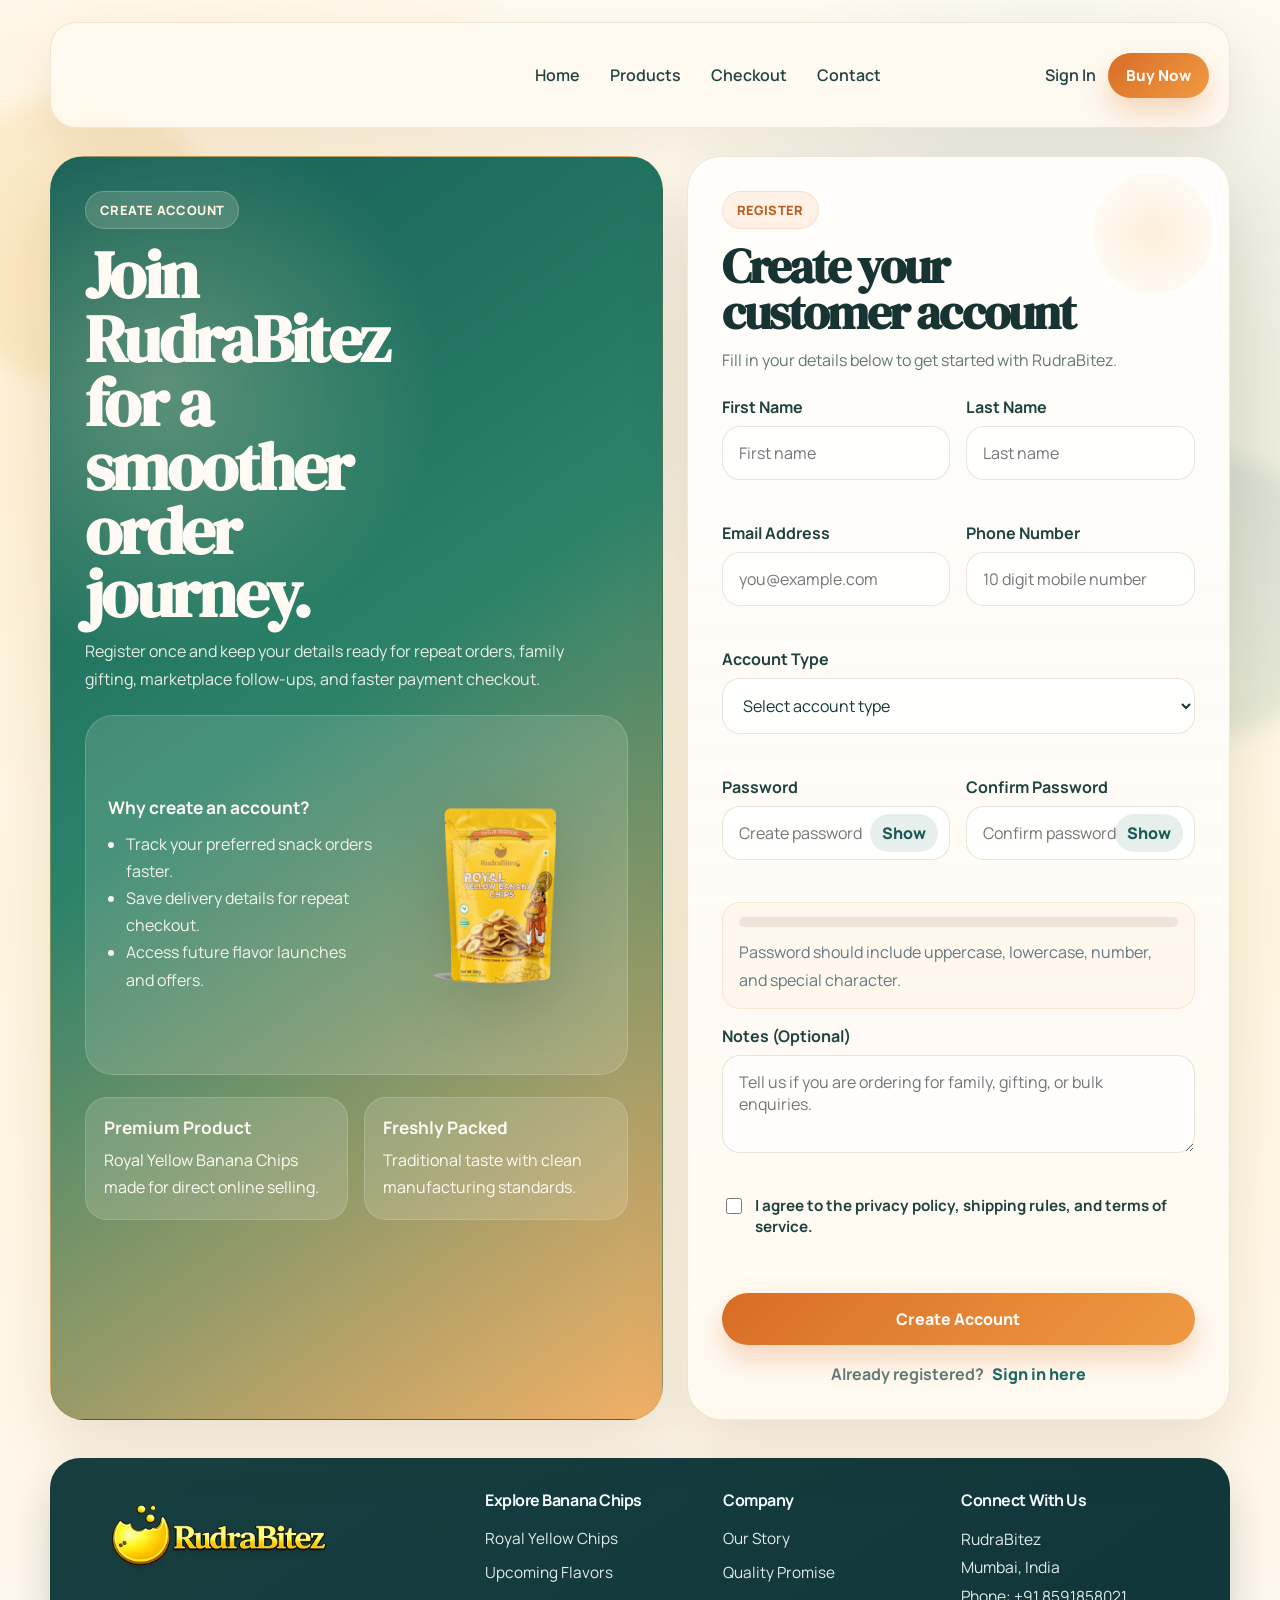
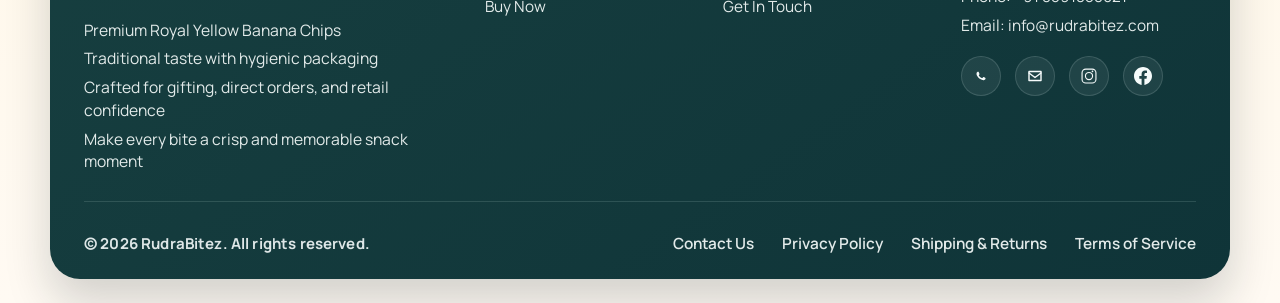
<file: register.html>
<!DOCTYPE html>
<html lang="en">
<head>
  <meta charset="UTF-8">
  <meta name="viewport" content="width=device-width, initial-scale=1.0">
  <title>Register | RudraBitez</title>
  <meta name="description" content="Create your RudraBitez account for quicker checkout, saved delivery details, and premium snack ordering.">
  <meta name="robots" content="noindex, follow">
  <meta name="theme-color" content="#0f4b4a">
  <link rel="canonical" href="https://www.rudrabitez.com/register.html">
  <link rel="icon" type="image/png" href="assets/IMG_0197.PNG">
  <link rel="preconnect" href="https://fonts.googleapis.com">
  <link rel="preconnect" href="https://fonts.gstatic.com" crossorigin>
  <link href="https://fonts.googleapis.com/css2?family=DM+Serif+Display:ital@0;1&family=Manrope:wght@400;500;600;700;800&display=swap" rel="stylesheet">
  <link rel="stylesheet" href="styles.css">
  <link rel="stylesheet" href="auth-pages.css">
  <link rel="stylesheet" href="mobile-fixes.css">
  <script src="auth.js" defer></script>
</head>
<body class="authplus-body">
  <div class="authplus-page-glow authplus-page-glow-left"></div>
  <div class="authplus-page-glow authplus-page-glow-right"></div>

  <header class="authplus-topbar">
    <a class="authplus-brand" href="index.html" aria-label="RudraBitez home">
      <img src="assets/IMG_0197.PNG" alt="RudraBitez">
    </a>
    <nav class="authplus-nav" aria-label="Quick links">
      <a href="index.html">Home</a>
          <a href="products.html">Products</a>
      <a href="checkout.html">Checkout</a>
      <a href="index.html#contact">Contact</a>
    </nav>
    <div class="authplus-top-actions">
      <a class="authplus-mini-link" href="signin.html">Sign In</a>
      <a class="authplus-mini-button" href="checkout.html">Buy Now</a>
    </div>
  </header>

  <main class="authplus-stage">
    <section class="authplus-showcase authplus-showcase-register">
      <div class="authplus-showcase-copy">
        <span class="authplus-kicker">Create Account</span>
        <h1>Join RudraBitez for a smoother order journey.</h1>
        <p>Register once and keep your details ready for repeat orders, family gifting, marketplace follow-ups, and faster payment checkout.</p>
      </div>

      <div class="authplus-story-card">
        <div class="authplus-story-text">
          <strong>Why create an account?</strong>
          <ul>
            <li>Track your preferred snack orders faster.</li>
            <li>Save delivery details for repeat checkout.</li>
            <li>Access future flavor launches and offers.</li>
          </ul>
        </div>
        <img src="assets/banana-mockup-page-1-transparent.png" alt="RudraBitez product pouch">
      </div>

      <div class="authplus-benefit-row">
        <article class="authplus-benefit-card">
          <strong>Premium Product</strong>
          <span>Royal Yellow Banana Chips made for direct online selling.</span>
        </article>
        <article class="authplus-benefit-card">
          <strong>Freshly Packed</strong>
          <span>Traditional taste with clean manufacturing standards.</span>
        </article>
      </div>
    </section>

    <section class="authplus-panel-wrap">
      <div class="authplus-panel authplus-panel-register">
        <div class="authplus-panel-head">
          <span class="authplus-panel-tag">Register</span>
          <h2>Create your customer account</h2>
          <p>Fill in your details below to get started with RudraBitez.</p>
        </div>

        <div class="authplus-status" data-auth-status aria-live="polite"></div>

        <form id="register-form" class="authplus-form" data-auth-mode="register" novalidate>
          <div class="authplus-grid authplus-grid-two">
            <label class="authplus-field">
              <span>First Name</span>
              <input type="text" name="first_name" autocomplete="given-name" placeholder="First name">
              <small class="authplus-error" data-error-for="first_name"></small>
            </label>

            <label class="authplus-field">
              <span>Last Name</span>
              <input type="text" name="last_name" autocomplete="family-name" placeholder="Last name">
              <small class="authplus-error" data-error-for="last_name"></small>
            </label>
          </div>

          <div class="authplus-grid authplus-grid-two">
            <label class="authplus-field">
              <span>Email Address</span>
              <input type="email" name="email" autocomplete="email" placeholder="you@example.com">
              <small class="authplus-error" data-error-for="email"></small>
            </label>

            <label class="authplus-field">
              <span>Phone Number</span>
              <input type="tel" name="phone" inputmode="numeric" autocomplete="tel" placeholder="10 digit mobile number">
              <small class="authplus-error" data-error-for="phone"></small>
            </label>
          </div>

          <label class="authplus-field">
            <span>Account Type</span>
            <select name="account_type">
              <option value="">Select account type</option>
              <option value="customer">Retail Customer</option>
              <option value="bulk">Bulk Buyer</option>
              <option value="distributor">Distributor / Partner</option>
            </select>
            <small class="authplus-error" data-error-for="account_type"></small>
          </label>

          <div class="authplus-grid authplus-grid-two">
            <label class="authplus-field">
              <span>Password</span>
              <div class="authplus-password-wrap">
                <input type="password" name="password" autocomplete="new-password" placeholder="Create password">
                <button type="button" class="authplus-toggle" data-password-toggle aria-label="Show password">Show</button>
              </div>
              <small class="authplus-error" data-error-for="password"></small>
            </label>

            <label class="authplus-field">
              <span>Confirm Password</span>
              <div class="authplus-password-wrap">
                <input type="password" name="confirm_password" autocomplete="new-password" placeholder="Confirm password">
                <button type="button" class="authplus-toggle" data-password-toggle aria-label="Show password">Show</button>
              </div>
              <small class="authplus-error" data-error-for="confirm_password"></small>
            </label>
          </div>

          <div class="authplus-strength" data-strength-meter>
            <div class="authplus-strength-bar">
              <span class="authplus-strength-fill"></span>
            </div>
            <p>Password should include uppercase, lowercase, number, and special character.</p>
          </div>

          <label class="authplus-field">
            <span>Notes (Optional)</span>
            <textarea name="notes" rows="3" placeholder="Tell us if you are ordering for family, gifting, or bulk enquiries."></textarea>
            <small class="authplus-error" data-error-for="notes"></small>
          </label>

          <label class="authplus-check authplus-check-block">
            <input type="checkbox" name="terms">
            <span>I agree to the privacy policy, shipping rules, and terms of service.</span>
          </label>
          <small class="authplus-error" data-error-for="terms"></small>

          <button type="submit" class="authplus-submit">Create Account</button>
        </form>

        <div class="authplus-switch">
          <span>Already registered?</span>
          <a href="signin.html">Sign in here</a>
        </div>
      </div>
    </section>
  </main>

    <footer class="footer footer-compact">
      <div class="container footer-compact-wrap">
        <div class="footer-rich-top">
          <div class="footer-brand-block">
            <a class="footer-brandmark" href="index.html#top"><img class="footer-brand-logo-image" src="assets/IMG_0197.PNG" alt="RudraBitez"></a>
            <div class="footer-brand-copy">
              <p>Premium Royal Yellow Banana Chips</p>
              <p>Traditional taste with hygienic packaging</p>
              <p>Crafted for gifting, direct orders, and retail confidence</p>
              <p>Make every bite a crisp and memorable snack moment</p>
            </div>
          </div>
          <div>
            <h3 class="footer-col-title">Explore Banana Chips</h3>
            <nav class="footer-rich-list" aria-label="Explore banana chips">
              <a href="product.html">Royal Yellow Chips</a>
              <a href="index.html#products">Upcoming Flavors</a>
              <a href="checkout.html">Buy Now</a>
            </nav>
          </div>
          <div>
            <h3 class="footer-col-title">Company</h3>
            <nav class="footer-rich-list" aria-label="Company links">
              <a href="index.html#about">Our Story</a>
              <a href="product.html">Quality Promise</a>
              <a href="index.html#contact">Get In Touch</a>
            </nav>
          </div>
          <div>
            <h3 class="footer-col-title">Connect With Us</h3>
            <div class="footer-contact-block">
              <p>RudraBitez</p>
              <p>Mumbai, India</p>
              <p>Phone: <a href="tel:+918591858021">+91 8591858021</a></p>
              <p>Email: <a href="mailto:info@rudrabitez.com">info@rudrabitez.com</a></p>
            </div>
            <div class="footer-social" aria-label="Social media links">
              <a href="https://wa.me/918591858021" target="_blank" rel="noreferrer" aria-label="WhatsApp"><svg viewBox="0 0 24 24" fill="currentColor"><path d="M17.472 14.382c-.297-.149-1.758-.867-2.03-.967-.273-.099-.471-.148-.67.15-.197.297-.767.966-.94 1.164-.173.199-.347.223-.644.075-.297-.15-1.255-.463-2.39-1.475-.883-.788-1.48-1.761-1.653-2.059-.173-.297-.018-.458.13-.606.134-.133.298-.347.446-.52.149-.174.198-.298.298-.497.099-.198.05-.371-.025-.52-.075-.149-.669-1.612-.916-2.207-.242-.579-.487-.5-.669-.51-.173-.008-.371-.01-.57-.01-.198 0-.52.074-.792.372-.272.297-1.04 1.016-1.04 2.479 0 1.462 1.065 2.875 1.213 3.074.149.198 2.096 3.2 5.077 4.487.709.306 1.262.489 1.694.625.712.227 1.36.195 1.871.118.571-.085 1.758-.719 2.006-1.413.248-.694.248-1.289.173-1.413-.074-.124-.272-.198-.57-.347"></path></svg></a>
              <a href="mailto:info@rudrabitez.com" aria-label="Email"><svg viewBox="0 0 24 24" fill="none" stroke="currentColor" stroke-width="1.9" stroke-linecap="round" stroke-linejoin="round"><path d="M4 6h16v12H4z"></path><path d="m4 8 8 6 8-6"></path></svg></a>
              <a href="https://www.instagram.com/" target="_blank" rel="noreferrer" aria-label="Instagram"><svg viewBox="0 0 24 24" fill="currentColor"><path d="M7.75 2h8.5A5.75 5.75 0 0 1 22 7.75v8.5A5.75 5.75 0 0 1 16.25 22h-8.5A5.75 5.75 0 0 1 2 16.25v-8.5A5.75 5.75 0 0 1 7.75 2m0 1.5A4.25 4.25 0 0 0 3.5 7.75v8.5a4.25 4.25 0 0 0 4.25 4.25h8.5a4.25 4.25 0 0 0 4.25-4.25v-8.5a4.25 4.25 0 0 0-4.25-4.25zm8.88 1.12a1.13 1.13 0 1 1 0 2.26 1.13 1.13 0 0 1 0-2.26M12 6.5A5.5 5.5 0 1 1 6.5 12 5.5 5.5 0 0 1 12 6.5m0 1.5A4 4 0 1 0 16 12a4 4 0 0 0-4-4"></path></svg></a>
              <a href="https://www.facebook.com/" target="_blank" rel="noreferrer" aria-label="Facebook"><svg viewBox="0 0 24 24" fill="currentColor"><path d="M24 12.073C24 5.446 18.627.073 12 .073S0 5.446 0 12.073c0 5.99 4.388 10.954 10.125 11.854v-8.385H7.078V12.07h3.047V9.413c0-3.007 1.792-4.669 4.533-4.669 1.313 0 2.686.235 2.686.235v2.953h-1.514c-1.491 0-1.956.926-1.956 1.874v2.264h3.328l-.532 3.471h-2.796v8.385C19.612 23.027 24 18.062 24 12.073"></path></svg></a>
            </div>
          </div>
        </div>
        <div class="footer-compact-bottom">
          <p class="footer-compact-copy">© 2026 RudraBitez. All rights reserved.</p>
          <nav class="footer-compact-links" aria-label="Footer links">
            <a href="index.html#contact">Contact Us</a>
            <a href="privacy-policy.html">Privacy Policy</a>
            <a href="shipping-returns.html">Shipping &amp; Returns</a>
            <a href="terms-of-service.html">Terms of Service</a>
          </nav>
        </div>
      </div>
    </footer>
</body>
</html>
</file>
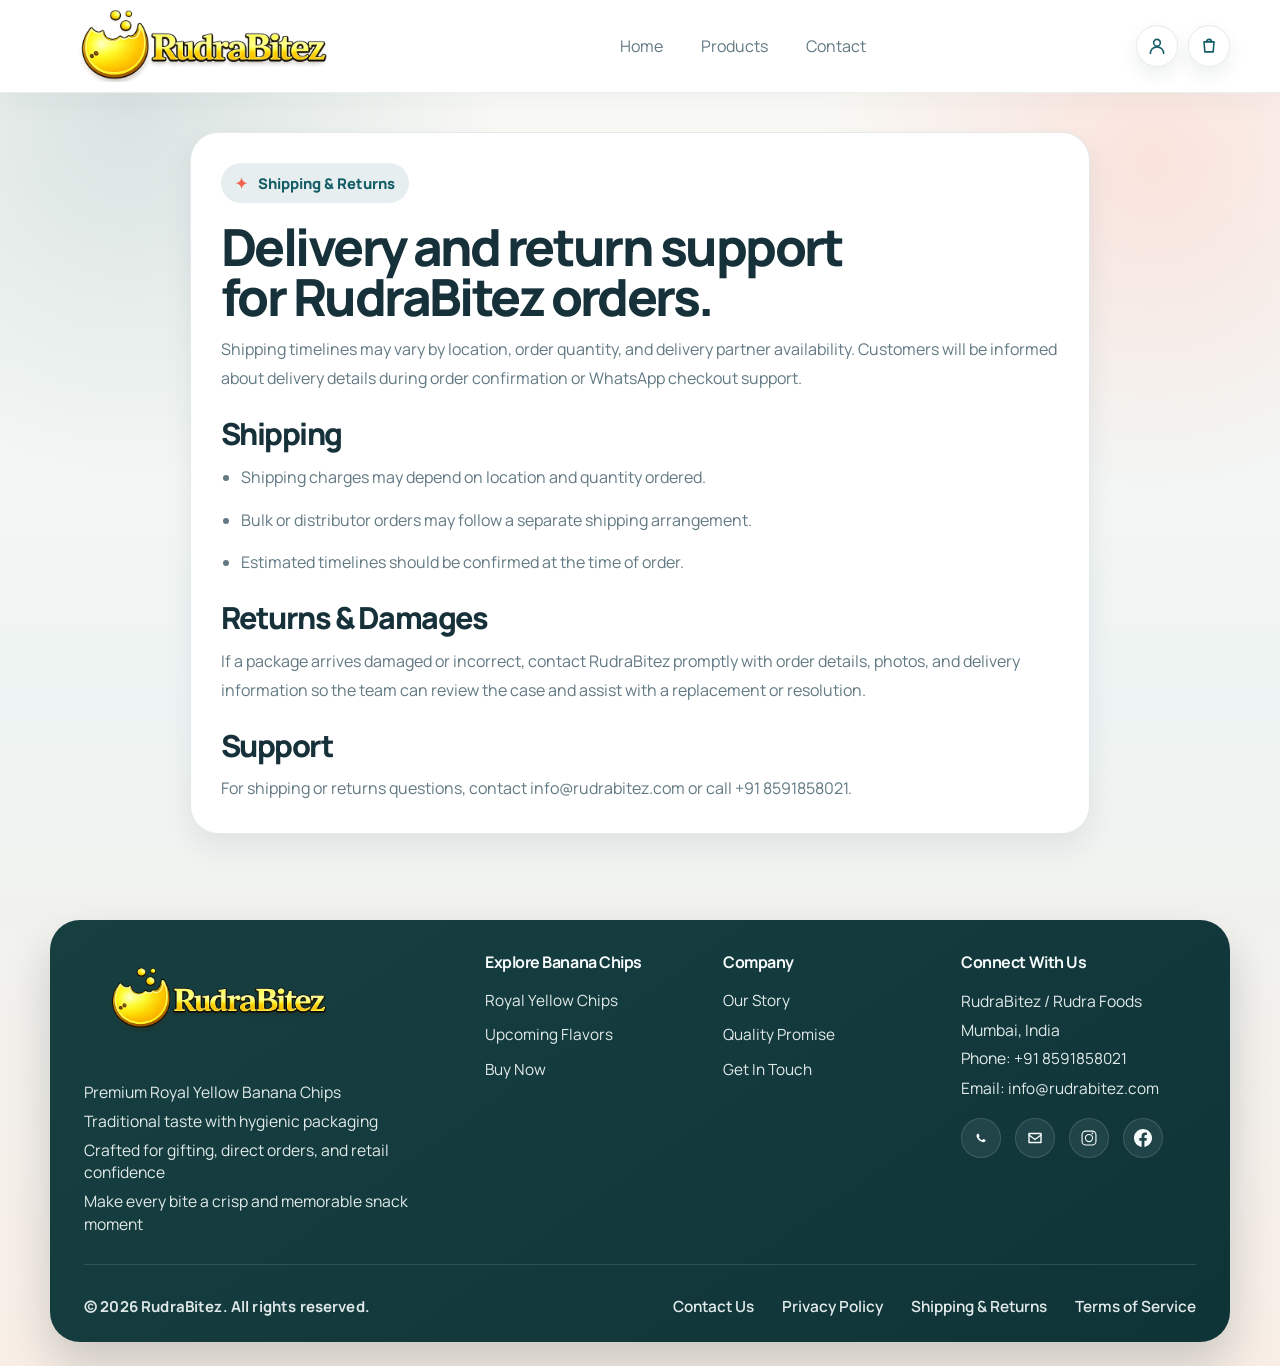
<file: shipping-returns.html>
<!DOCTYPE html>
<html lang="en">
<head>
  <meta charset="UTF-8">
  <meta name="viewport" content="width=device-width, initial-scale=1.0">
  <title>Shipping & Returns | RudraBitez</title>
  <meta name="description" content="View RudraBitez shipping, delivery, return and support policies for banana chips orders.">
  <meta name="robots" content="index, follow">
  <meta name="theme-color" content="#0f4b4a">
  <link rel="canonical" href="https://www.rudrabitez.com/shipping-returns.html">
  <link rel="icon" type="image/png" href="assets/IMG_0197.PNG">
  <link rel="stylesheet" href="styles.css">
  <link rel="stylesheet" href="mobile-fixes.css">
  <script src="site.js" defer></script>
</head>
<body>
  <div class="page-shell">
    <header class="site-header">
      <div class="container nav">
        <button class="nav-toggle" type="button" aria-label="Open menu" aria-controls="primary-nav" aria-expanded="false">
          <span></span>
          <span></span>
          <span></span>
        </button>
        <a class="brand" href="index.html" aria-label="RudraBitez home">
          <img class="brand-logo-image" src="assets/IMG_0197.PNG" alt="RudraBitez">
        </a>
        <nav class="nav-links" id="primary-nav" aria-label="Primary navigation">
          <a href="index.html#top">Home</a>
          <a href="products.html">Products</a>
          <a href="index.html#contact">Contact</a>
        </nav>
        <div class="nav-actions">
          <a class="nav-icon" href="signin.html" aria-label="Sign in">
            <svg viewBox="0 0 24 24" fill="none" stroke="currentColor" stroke-width="1.9" stroke-linecap="round" stroke-linejoin="round">
              <path d="M20 21a8 8 0 0 0-16 0"></path>
              <circle cx="12" cy="8" r="4"></circle>
            </svg>
          </a>
          <a class="nav-icon nav-icon-cart" href="checkout.html" aria-label="Checkout">
            <svg viewBox="0 0 24 24" fill="none" stroke="currentColor" stroke-width="1.9" stroke-linecap="round" stroke-linejoin="round">
              <path d="M6 7h12l-1 12H7L6 7Z"></path>
              <path d="M9 7a3 3 0 0 1 6 0"></path>
            </svg>
          </a>
        </div>
      </div>
    </header>

    <main class="legal-shell">
      <div class="container">
        <article class="legal-card">
          <span class="eyebrow">Shipping & Returns</span>
          <h1 style="margin-top:18px;">Delivery and return support for RudraBitez orders.</h1>
          <p>Shipping timelines may vary by location, order quantity, and delivery partner availability. Customers will be informed about delivery details during order confirmation or WhatsApp checkout support.</p>

          <h2>Shipping</h2>
          <ul>
            <li>Shipping charges may depend on location and quantity ordered.</li>
            <li>Bulk or distributor orders may follow a separate shipping arrangement.</li>
            <li>Estimated timelines should be confirmed at the time of order.</li>
          </ul>

          <h2>Returns & Damages</h2>
          <p>If a package arrives damaged or incorrect, contact RudraBitez promptly with order details, photos, and delivery information so the team can review the case and assist with a replacement or resolution.</p>

          <h2>Support</h2>
          <p>For shipping or returns questions, contact <a href="mailto:info@rudrabitez.com">info@rudrabitez.com</a> or call <a href="tel:+918591858021">+91 8591858021</a>.</p>
        </article>
      </div>
    </main>

    <footer class="footer footer-compact">
      <div class="container footer-compact-wrap">
        <div class="footer-rich-top">
          <div class="footer-brand-block">
            <a class="footer-brandmark" href="index.html#top"><img class="footer-brand-logo-image" src="assets/IMG_0197.PNG" alt="RudraBitez"></a>
            <div class="footer-brand-copy">
              <p>Premium Royal Yellow Banana Chips</p>
              <p>Traditional taste with hygienic packaging</p>
              <p>Crafted for gifting, direct orders, and retail confidence</p>
              <p>Make every bite a crisp and memorable snack moment</p>
            </div>
          </div>
          <div>
            <h3 class="footer-col-title">Explore Banana Chips</h3>
            <nav class="footer-rich-list" aria-label="Explore banana chips">
              <a href="product.html">Royal Yellow Chips</a>
              <a href="index.html#products">Upcoming Flavors</a>
              <a href="checkout.html">Buy Now</a>
            </nav>
          </div>
          <div>
            <h3 class="footer-col-title">Company</h3>
            <nav class="footer-rich-list" aria-label="Company links">
              <a href="index.html#about">Our Story</a>
              <a href="product.html">Quality Promise</a>
              <a href="index.html#contact">Get In Touch</a>
            </nav>
          </div>
          <div>
            <h3 class="footer-col-title">Connect With Us</h3>
            <div class="footer-contact-block">
              <p>RudraBitez / Rudra Foods</p>
              <p>Mumbai, India</p>
              <p>Phone: <a href="tel:+918591858021">+91 8591858021</a></p>
              <p>Email: <a href="mailto:info@rudrabitez.com">info@rudrabitez.com</a></p>
            </div>
            <div class="footer-social" aria-label="Social media links">
              <a href="https://wa.me/918591858021" target="_blank" rel="noreferrer" aria-label="WhatsApp"><svg viewBox="0 0 24 24" fill="currentColor"><path d="M17.472 14.382c-.297-.149-1.758-.867-2.03-.967-.273-.099-.471-.148-.67.15-.197.297-.767.966-.94 1.164-.173.199-.347.223-.644.075-.297-.15-1.255-.463-2.39-1.475-.883-.788-1.48-1.761-1.653-2.059-.173-.297-.018-.458.13-.606.134-.133.298-.347.446-.52.149-.174.198-.298.298-.497.099-.198.05-.371-.025-.52-.075-.149-.669-1.612-.916-2.207-.242-.579-.487-.5-.669-.51-.173-.008-.371-.01-.57-.01-.198 0-.52.074-.792.372-.272.297-1.04 1.016-1.04 2.479 0 1.462 1.065 2.875 1.213 3.074.149.198 2.096 3.2 5.077 4.487.709.306 1.262.489 1.694.625.712.227 1.36.195 1.871.118.571-.085 1.758-.719 2.006-1.413.248-.694.248-1.289.173-1.413-.074-.124-.272-.198-.57-.347"></path></svg></a>
              <a href="mailto:info@rudrabitez.com" aria-label="Email"><svg viewBox="0 0 24 24" fill="none" stroke="currentColor" stroke-width="1.9" stroke-linecap="round" stroke-linejoin="round"><path d="M4 6h16v12H4z"></path><path d="m4 8 8 6 8-6"></path></svg></a>
              <a href="https://www.instagram.com/" target="_blank" rel="noreferrer" aria-label="Instagram"><svg viewBox="0 0 24 24" fill="currentColor"><path d="M7.75 2h8.5A5.75 5.75 0 0 1 22 7.75v8.5A5.75 5.75 0 0 1 16.25 22h-8.5A5.75 5.75 0 0 1 2 16.25v-8.5A5.75 5.75 0 0 1 7.75 2m0 1.5A4.25 4.25 0 0 0 3.5 7.75v8.5a4.25 4.25 0 0 0 4.25 4.25h8.5a4.25 4.25 0 0 0 4.25-4.25v-8.5a4.25 4.25 0 0 0-4.25-4.25zm8.88 1.12a1.13 1.13 0 1 1 0 2.26 1.13 1.13 0 0 1 0-2.26M12 6.5A5.5 5.5 0 1 1 6.5 12 5.5 5.5 0 0 1 12 6.5m0 1.5A4 4 0 1 0 16 12a4 4 0 0 0-4-4"></path></svg></a>
              <a href="https://www.facebook.com/" target="_blank" rel="noreferrer" aria-label="Facebook"><svg viewBox="0 0 24 24" fill="currentColor"><path d="M24 12.073C24 5.446 18.627.073 12 .073S0 5.446 0 12.073c0 5.99 4.388 10.954 10.125 11.854v-8.385H7.078V12.07h3.047V9.413c0-3.007 1.792-4.669 4.533-4.669 1.313 0 2.686.235 2.686.235v2.953h-1.514c-1.491 0-1.956.926-1.956 1.874v2.264h3.328l-.532 3.471h-2.796v8.385C19.612 23.027 24 18.062 24 12.073"></path></svg></a>
            </div>
          </div>
        </div>
        <div class="footer-compact-bottom">
          <p class="footer-compact-copy">© 2026 RudraBitez. All rights reserved.</p>
          <nav class="footer-compact-links" aria-label="Footer links">
            <a href="index.html#contact">Contact Us</a>
            <a href="privacy-policy.html">Privacy Policy</a>
            <a href="shipping-returns.html">Shipping &amp; Returns</a>
            <a href="terms-of-service.html">Terms of Service</a>
          </nav>
        </div>
      </div>
    </footer>
  </div>
</body>
</html>
</file>
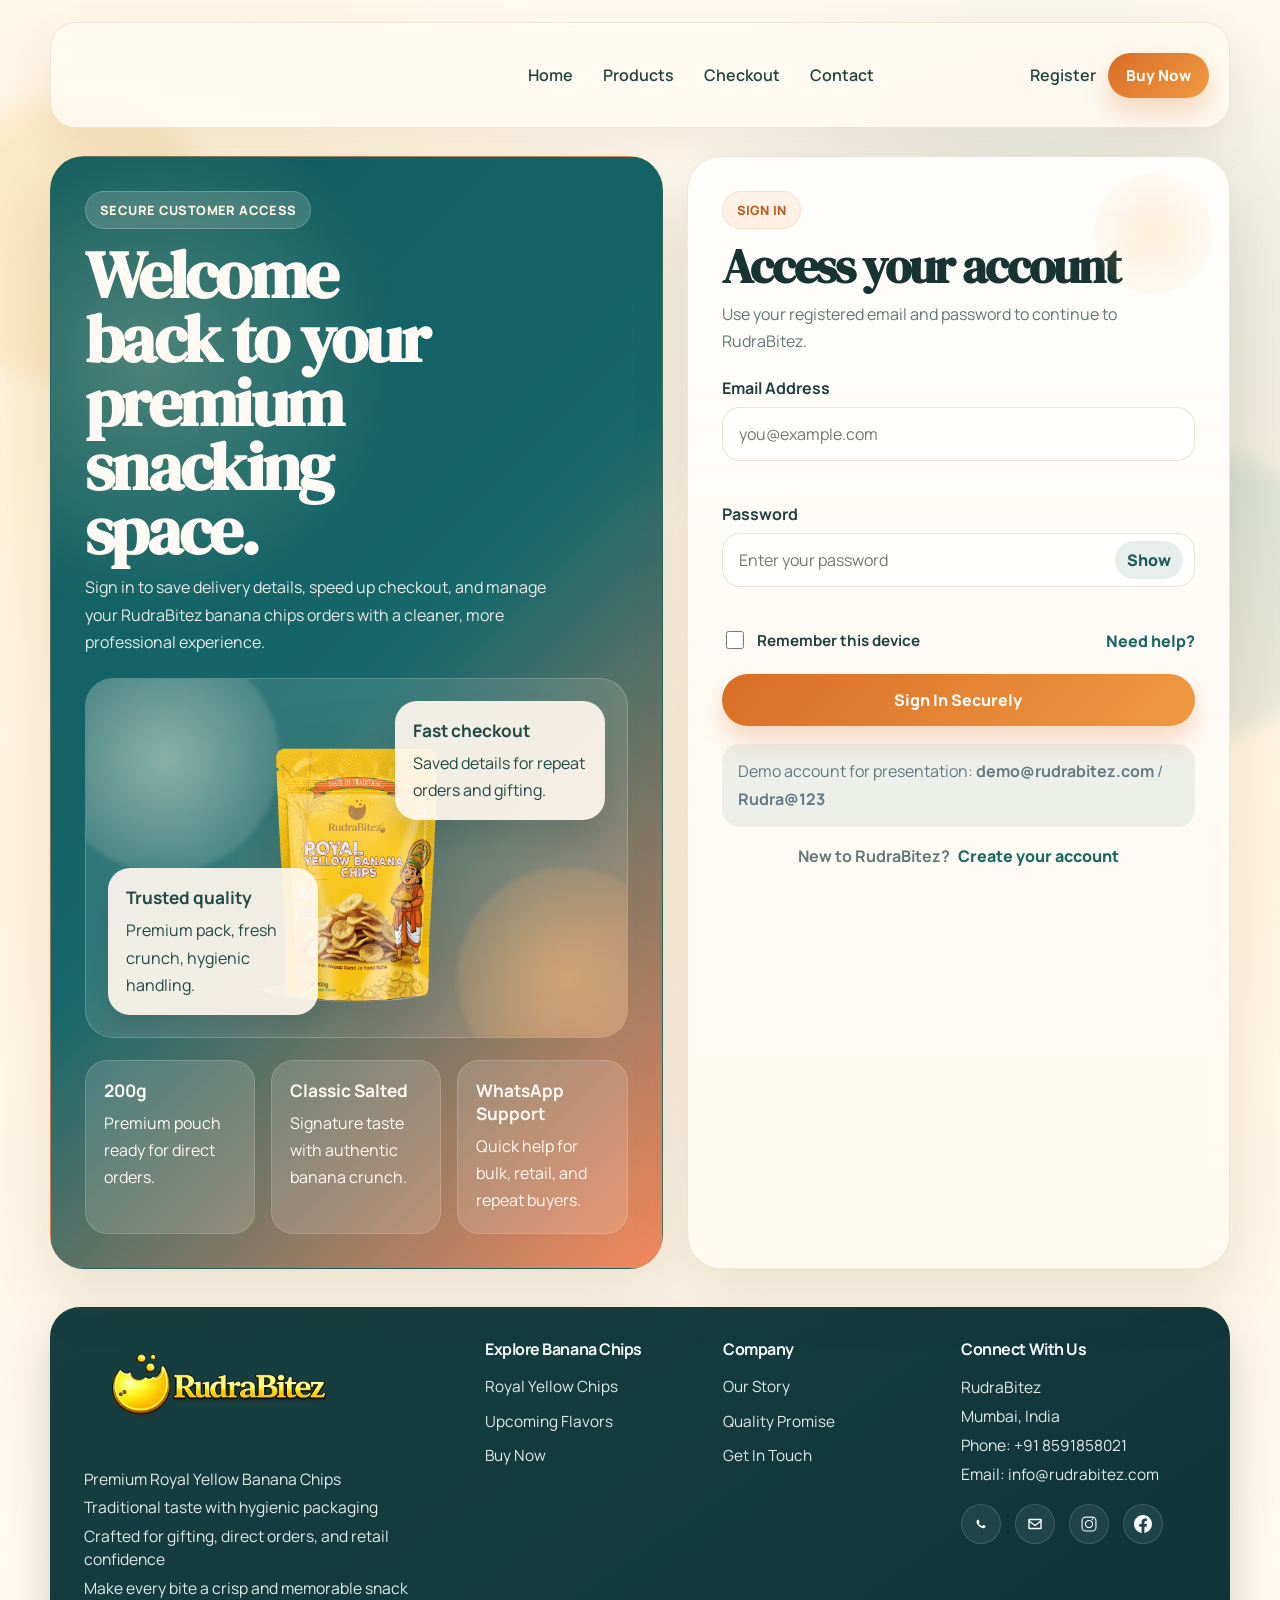
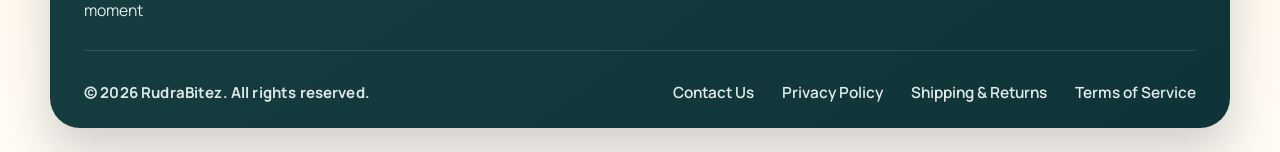
<file: signin.html>
<!DOCTYPE html>
<html lang="en">
<head>
  <meta charset="UTF-8">
  <meta name="viewport" content="width=device-width, initial-scale=1.0">
  <title>Sign In | RudraBitez</title>
  <meta name="description" content="Sign in to RudraBitez for faster checkout, saved details, and smoother order tracking.">
  <meta name="robots" content="noindex, follow">
  <meta name="theme-color" content="#0f4b4a">
  <link rel="canonical" href="https://www.rudrabitez.com/signin.html">
  <link rel="icon" type="image/png" href="assets/IMG_0197.PNG">
  <link rel="preconnect" href="https://fonts.googleapis.com">
  <link rel="preconnect" href="https://fonts.gstatic.com" crossorigin>
  <link href="https://fonts.googleapis.com/css2?family=DM+Serif+Display:ital@0;1&family=Manrope:wght@400;500;600;700;800&display=swap" rel="stylesheet">
  <link rel="stylesheet" href="styles.css">
  <link rel="stylesheet" href="auth-pages.css">
  <link rel="stylesheet" href="mobile-fixes.css">
  <script src="auth.js" defer></script>
</head>
<body class="authplus-body">
  <div class="authplus-page-glow authplus-page-glow-left"></div>
  <div class="authplus-page-glow authplus-page-glow-right"></div>

  <header class="authplus-topbar">
    <a class="authplus-brand" href="index.html" aria-label="RudraBitez home">
      <img src="assets/IMG_0197.PNG" alt="RudraBitez">
    </a>
    <nav class="authplus-nav" aria-label="Quick links">
      <a href="index.html">Home</a>
          <a href="products.html">Products</a>
      <a href="checkout.html">Checkout</a>
      <a href="index.html#contact">Contact</a>
    </nav>
    <div class="authplus-top-actions">
      <a class="authplus-mini-link" href="register.html">Register</a>
      <a class="authplus-mini-button" href="checkout.html">Buy Now</a>
    </div>
  </header>

  <main class="authplus-stage">
    <section class="authplus-showcase">
      <div class="authplus-showcase-copy">
        <span class="authplus-kicker">Secure Customer Access</span>
        <h1>Welcome back to your premium snacking space.</h1>
        <p>Sign in to save delivery details, speed up checkout, and manage your RudraBitez banana chips orders with a cleaner, more professional experience.</p>
      </div>

      <div class="authplus-visual-card">
        <div class="authplus-orbit authplus-orbit-one"></div>
        <div class="authplus-orbit authplus-orbit-two"></div>
        <div class="authplus-pack-frame">
          <img class="authplus-pack-front" src="assets/banana-mockup-page-1-transparent.png" alt="RudraBitez Royal Yellow Banana Chips pack">
        </div>
        <div class="authplus-floating authplus-floating-top">
          <strong>Fast checkout</strong>
          <span>Saved details for repeat orders and gifting.</span>
        </div>
        <div class="authplus-floating authplus-floating-bottom">
          <strong>Trusted quality</strong>
          <span>Premium pack, fresh crunch, hygienic handling.</span>
        </div>
      </div>

      <div class="authplus-metric-grid">
        <article class="authplus-metric">
          <strong>200g</strong>
          <span>Premium pouch ready for direct orders.</span>
        </article>
        <article class="authplus-metric">
          <strong>Classic Salted</strong>
          <span>Signature taste with authentic banana crunch.</span>
        </article>
        <article class="authplus-metric">
          <strong>WhatsApp Support</strong>
          <span>Quick help for bulk, retail, and repeat buyers.</span>
        </article>
      </div>
    </section>

    <section class="authplus-panel-wrap">
      <div class="authplus-panel">
        <div class="authplus-panel-head">
          <span class="authplus-panel-tag">Sign In</span>
          <h2>Access your account</h2>
          <p>Use your registered email and password to continue to RudraBitez.</p>
        </div>

        <div class="authplus-status" data-auth-status aria-live="polite"></div>

        <form id="signin-form" class="authplus-form" data-auth-mode="signin" novalidate>
          <label class="authplus-field">
            <span>Email Address</span>
            <input type="email" name="email" autocomplete="email" placeholder="you@example.com">
            <small class="authplus-error" data-error-for="email"></small>
          </label>

          <label class="authplus-field">
            <span>Password</span>
            <div class="authplus-password-wrap">
              <input type="password" name="password" autocomplete="current-password" placeholder="Enter your password">
              <button type="button" class="authplus-toggle" data-password-toggle aria-label="Show password">Show</button>
            </div>
            <small class="authplus-error" data-error-for="password"></small>
          </label>

          <div class="authplus-row">
            <label class="authplus-check">
              <input type="checkbox" name="remember">
              <span>Remember this device</span>
            </label>
            <a href="mailto:info@rudrabitez.com" class="authplus-inline-link">Need help?</a>
          </div>

          <button type="submit" class="authplus-submit">Sign In Securely</button>
        </form>

        <div class="authplus-helper">
          <p>Demo account for presentation: <strong>demo@rudrabitez.com</strong> / <strong>Rudra@123</strong></p>
        </div>

        <div class="authplus-switch">
          <span>New to RudraBitez?</span>
          <a href="register.html">Create your account</a>
        </div>
      </div>
    </section>
  </main>

    <footer class="footer footer-compact">
      <div class="container footer-compact-wrap">
        <div class="footer-rich-top">
          <div class="footer-brand-block">
            <a class="footer-brandmark" href="index.html#top"><img class="footer-brand-logo-image" src="assets/IMG_0197.PNG" alt="RudraBitez"></a>
            <div class="footer-brand-copy">
              <p>Premium Royal Yellow Banana Chips</p>
              <p>Traditional taste with hygienic packaging</p>
              <p>Crafted for gifting, direct orders, and retail confidence</p>
              <p>Make every bite a crisp and memorable snack moment</p>
            </div>
          </div>
          <div>
            <h3 class="footer-col-title">Explore Banana Chips</h3>
            <nav class="footer-rich-list" aria-label="Explore banana chips">
              <a href="product.html">Royal Yellow Chips</a>
              <a href="index.html#products">Upcoming Flavors</a>
              <a href="checkout.html">Buy Now</a>
            </nav>
          </div>
          <div>
            <h3 class="footer-col-title">Company</h3>
            <nav class="footer-rich-list" aria-label="Company links">
              <a href="index.html#about">Our Story</a>
              <a href="product.html">Quality Promise</a>
              <a href="index.html#contact">Get In Touch</a>
            </nav>
          </div>
          <div>
            <h3 class="footer-col-title">Connect With Us</h3>
            <div class="footer-contact-block">
              <p>RudraBitez </p>
              <p>Mumbai, India</p>
              <p>Phone: <a href="tel:+918591858021">+91 8591858021</a></p>
              <p>Email: <a href="mailto:info@rudrabitez.com">info@rudrabitez.com</a></p>
            </div>
            <div class="footer-social" aria-label="Social media links">
              <a href="https://wa.me/918591858021" target="_blank" rel="noreferrer" aria-label="WhatsApp"><svg viewBox="0 0 24 24" fill="currentColor"><path d="M17.472 14.382c-.297-.149-1.758-.867-2.03-.967-.273-.099-.471-.148-.67.15-.197.297-.767.966-.94 1.164-.173.199-.347.223-.644.075-.297-.15-1.255-.463-2.39-1.475-.883-.788-1.48-1.761-1.653-2.059-.173-.297-.018-.458.13-.606.134-.133.298-.347.446-.52.149-.174.198-.298.298-.497.099-.198.05-.371-.025-.52-.075-.149-.669-1.612-.916-2.207-.242-.579-.487-.5-.669-.51-.173-.008-.371-.01-.57-.01-.198 0-.52.074-.792.372-.272.297-1.04 1.016-1.04 2.479 0 1.462 1.065 2.875 1.213 3.074.149.198 2.096 3.2 5.077 4.487.709.306 1.262.489 1.694.625.712.227 1.36.195 1.871.118.571-.085 1.758-.719 2.006-1.413.248-.694.248-1.289.173-1.413-.074-.124-.272-.198-.57-.347"></path></svg></a>
              <a href="mailto:info@rudrabitez.com" aria-label="Email"><svg viewBox="0 0 24 24" fill="none" stroke="currentColor" stroke-width="1.9" stroke-linecap="round" stroke-linejoin="round"><path d="M4 6h16v12H4z"></path><path d="m4 8 8 6 8-6"></path></svg></a>
              <a href="https://www.instagram.com/" target="_blank" rel="noreferrer" aria-label="Instagram"><svg viewBox="0 0 24 24" fill="currentColor"><path d="M7.75 2h8.5A5.75 5.75 0 0 1 22 7.75v8.5A5.75 5.75 0 0 1 16.25 22h-8.5A5.75 5.75 0 0 1 2 16.25v-8.5A5.75 5.75 0 0 1 7.75 2m0 1.5A4.25 4.25 0 0 0 3.5 7.75v8.5a4.25 4.25 0 0 0 4.25 4.25h8.5a4.25 4.25 0 0 0 4.25-4.25v-8.5a4.25 4.25 0 0 0-4.25-4.25zm8.88 1.12a1.13 1.13 0 1 1 0 2.26 1.13 1.13 0 0 1 0-2.26M12 6.5A5.5 5.5 0 1 1 6.5 12 5.5 5.5 0 0 1 12 6.5m0 1.5A4 4 0 1 0 16 12a4 4 0 0 0-4-4"></path></svg></a>
              <a href="https://www.facebook.com/" target="_blank" rel="noreferrer" aria-label="Facebook"><svg viewBox="0 0 24 24" fill="currentColor"><path d="M24 12.073C24 5.446 18.627.073 12 .073S0 5.446 0 12.073c0 5.99 4.388 10.954 10.125 11.854v-8.385H7.078V12.07h3.047V9.413c0-3.007 1.792-4.669 4.533-4.669 1.313 0 2.686.235 2.686.235v2.953h-1.514c-1.491 0-1.956.926-1.956 1.874v2.264h3.328l-.532 3.471h-2.796v8.385C19.612 23.027 24 18.062 24 12.073"></path></svg></a>
            </div>
          </div>
        </div>
        <div class="footer-compact-bottom">
          <p class="footer-compact-copy">© 2026 RudraBitez. All rights reserved.</p>
          <nav class="footer-compact-links" aria-label="Footer links">
            <a href="index.html#contact">Contact Us</a>
            <a href="privacy-policy.html">Privacy Policy</a>
            <a href="shipping-returns.html">Shipping &amp; Returns</a>
            <a href="terms-of-service.html">Terms of Service</a>
          </nav>
        </div>
      </div>
    </footer>
</body>
</html>
</file>
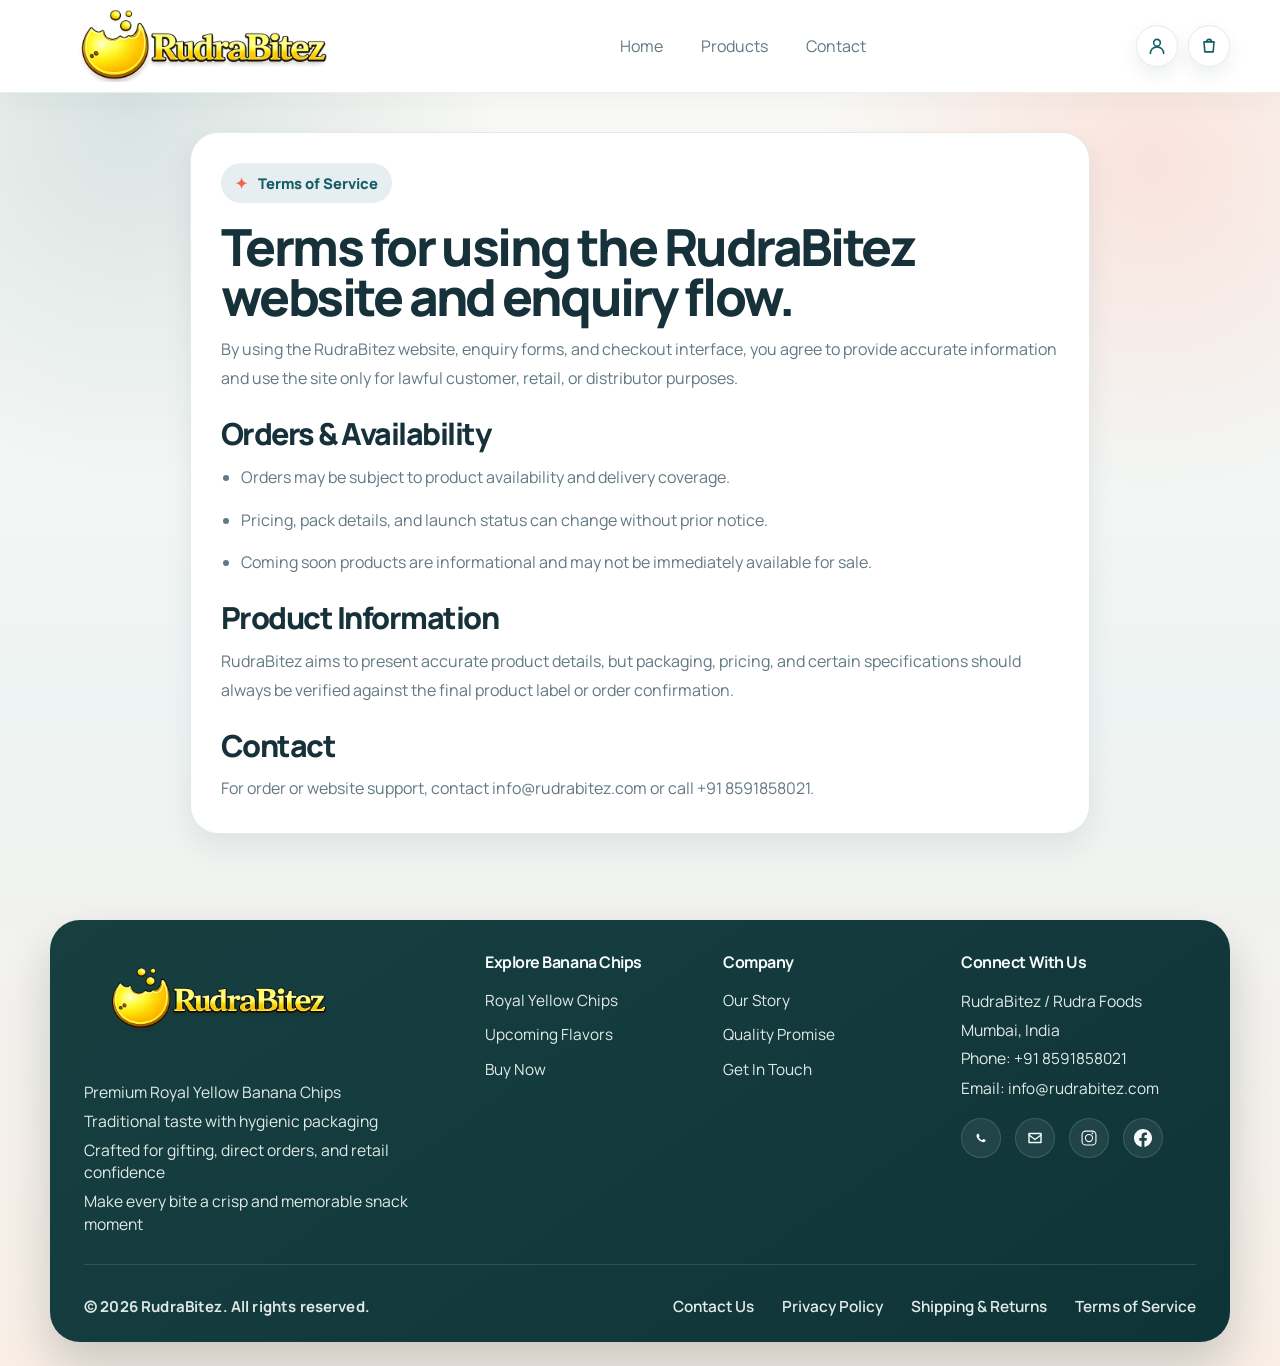
<file: terms-of-service.html>
<!DOCTYPE html>
<html lang="en">
<head>
  <meta charset="UTF-8">
  <meta name="viewport" content="width=device-width, initial-scale=1.0">
  <title>Terms of Service | RudraBitez</title>
  <meta name="description" content="Read the RudraBitez Terms of Service for orders, payments, usage rules, and customer responsibilities.">
  <meta name="robots" content="index, follow">
  <meta name="theme-color" content="#0f4b4a">
  <link rel="canonical" href="https://www.rudrabitez.com/terms-of-service.html">
  <link rel="icon" type="image/png" href="assets/IMG_0197.PNG">
  <link rel="stylesheet" href="styles.css">
  <link rel="stylesheet" href="mobile-fixes.css">
  <script src="site.js" defer></script>
</head>
<body>
  <div class="page-shell">
    <header class="site-header">
      <div class="container nav">
        <button class="nav-toggle" type="button" aria-label="Open menu" aria-controls="primary-nav" aria-expanded="false">
          <span></span>
          <span></span>
          <span></span>
        </button>
        <a class="brand" href="index.html" aria-label="RudraBitez home">
          <img class="brand-logo-image" src="assets/IMG_0197.PNG" alt="RudraBitez">
        </a>
        <nav class="nav-links" id="primary-nav" aria-label="Primary navigation">
          <a href="index.html#top">Home</a>
          <a href="products.html">Products</a>
          <a href="index.html#contact">Contact</a>
        </nav>
        <div class="nav-actions">
          <a class="nav-icon" href="signin.html" aria-label="Sign in">
            <svg viewBox="0 0 24 24" fill="none" stroke="currentColor" stroke-width="1.9" stroke-linecap="round" stroke-linejoin="round">
              <path d="M20 21a8 8 0 0 0-16 0"></path>
              <circle cx="12" cy="8" r="4"></circle>
            </svg>
          </a>
          <a class="nav-icon nav-icon-cart" href="checkout.html" aria-label="Checkout">
            <svg viewBox="0 0 24 24" fill="none" stroke="currentColor" stroke-width="1.9" stroke-linecap="round" stroke-linejoin="round">
              <path d="M6 7h12l-1 12H7L6 7Z"></path>
              <path d="M9 7a3 3 0 0 1 6 0"></path>
            </svg>
          </a>
        </div>
      </div>
    </header>

    <main class="legal-shell">
      <div class="container">
        <article class="legal-card">
          <span class="eyebrow">Terms of Service</span>
          <h1 style="margin-top:18px;">Terms for using the RudraBitez website and enquiry flow.</h1>
          <p>By using the RudraBitez website, enquiry forms, and checkout interface, you agree to provide accurate information and use the site only for lawful customer, retail, or distributor purposes.</p>

          <h2>Orders & Availability</h2>
          <ul>
            <li>Orders may be subject to product availability and delivery coverage.</li>
            <li>Pricing, pack details, and launch status can change without prior notice.</li>
            <li>Coming soon products are informational and may not be immediately available for sale.</li>
          </ul>

          <h2>Product Information</h2>
          <p>RudraBitez aims to present accurate product details, but packaging, pricing, and certain specifications should always be verified against the final product label or order confirmation.</p>

          <h2>Contact</h2>
          <p>For order or website support, contact <a href="mailto:info@rudrabitez.com">info@rudrabitez.com</a> or call <a href="tel:+918591858021">+91 8591858021</a>.</p>
        </article>
      </div>
    </main>

    <footer class="footer footer-compact">
      <div class="container footer-compact-wrap">
        <div class="footer-rich-top">
          <div class="footer-brand-block">
            <a class="footer-brandmark" href="index.html#top"><img class="footer-brand-logo-image" src="assets/IMG_0197.PNG" alt="RudraBitez"></a>
            <div class="footer-brand-copy">
              <p>Premium Royal Yellow Banana Chips</p>
              <p>Traditional taste with hygienic packaging</p>
              <p>Crafted for gifting, direct orders, and retail confidence</p>
              <p>Make every bite a crisp and memorable snack moment</p>
            </div>
          </div>
          <div>
            <h3 class="footer-col-title">Explore Banana Chips</h3>
            <nav class="footer-rich-list" aria-label="Explore banana chips">
              <a href="product.html">Royal Yellow Chips</a>
              <a href="index.html#products">Upcoming Flavors</a>
              <a href="checkout.html">Buy Now</a>
            </nav>
          </div>
          <div>
            <h3 class="footer-col-title">Company</h3>
            <nav class="footer-rich-list" aria-label="Company links">
              <a href="index.html#about">Our Story</a>
              <a href="product.html">Quality Promise</a>
              <a href="index.html#contact">Get In Touch</a>
            </nav>
          </div>
          <div>
            <h3 class="footer-col-title">Connect With Us</h3>
            <div class="footer-contact-block">
              <p>RudraBitez / Rudra Foods</p>
              <p>Mumbai, India</p>
              <p>Phone: <a href="tel:+918591858021">+91 8591858021</a></p>
              <p>Email: <a href="mailto:info@rudrabitez.com">info@rudrabitez.com</a></p>
            </div>
            <div class="footer-social" aria-label="Social media links">
              <a href="https://wa.me/918591858021" target="_blank" rel="noreferrer" aria-label="WhatsApp"><svg viewBox="0 0 24 24" fill="currentColor"><path d="M17.472 14.382c-.297-.149-1.758-.867-2.03-.967-.273-.099-.471-.148-.67.15-.197.297-.767.966-.94 1.164-.173.199-.347.223-.644.075-.297-.15-1.255-.463-2.39-1.475-.883-.788-1.48-1.761-1.653-2.059-.173-.297-.018-.458.13-.606.134-.133.298-.347.446-.52.149-.174.198-.298.298-.497.099-.198.05-.371-.025-.52-.075-.149-.669-1.612-.916-2.207-.242-.579-.487-.5-.669-.51-.173-.008-.371-.01-.57-.01-.198 0-.52.074-.792.372-.272.297-1.04 1.016-1.04 2.479 0 1.462 1.065 2.875 1.213 3.074.149.198 2.096 3.2 5.077 4.487.709.306 1.262.489 1.694.625.712.227 1.36.195 1.871.118.571-.085 1.758-.719 2.006-1.413.248-.694.248-1.289.173-1.413-.074-.124-.272-.198-.57-.347"></path></svg></a>
              <a href="mailto:info@rudrabitez.com" aria-label="Email"><svg viewBox="0 0 24 24" fill="none" stroke="currentColor" stroke-width="1.9" stroke-linecap="round" stroke-linejoin="round"><path d="M4 6h16v12H4z"></path><path d="m4 8 8 6 8-6"></path></svg></a>
              <a href="https://www.instagram.com/" target="_blank" rel="noreferrer" aria-label="Instagram"><svg viewBox="0 0 24 24" fill="currentColor"><path d="M7.75 2h8.5A5.75 5.75 0 0 1 22 7.75v8.5A5.75 5.75 0 0 1 16.25 22h-8.5A5.75 5.75 0 0 1 2 16.25v-8.5A5.75 5.75 0 0 1 7.75 2m0 1.5A4.25 4.25 0 0 0 3.5 7.75v8.5a4.25 4.25 0 0 0 4.25 4.25h8.5a4.25 4.25 0 0 0 4.25-4.25v-8.5a4.25 4.25 0 0 0-4.25-4.25zm8.88 1.12a1.13 1.13 0 1 1 0 2.26 1.13 1.13 0 0 1 0-2.26M12 6.5A5.5 5.5 0 1 1 6.5 12 5.5 5.5 0 0 1 12 6.5m0 1.5A4 4 0 1 0 16 12a4 4 0 0 0-4-4"></path></svg></a>
              <a href="https://www.facebook.com/" target="_blank" rel="noreferrer" aria-label="Facebook"><svg viewBox="0 0 24 24" fill="currentColor"><path d="M24 12.073C24 5.446 18.627.073 12 .073S0 5.446 0 12.073c0 5.99 4.388 10.954 10.125 11.854v-8.385H7.078V12.07h3.047V9.413c0-3.007 1.792-4.669 4.533-4.669 1.313 0 2.686.235 2.686.235v2.953h-1.514c-1.491 0-1.956.926-1.956 1.874v2.264h3.328l-.532 3.471h-2.796v8.385C19.612 23.027 24 18.062 24 12.073"></path></svg></a>
            </div>
          </div>
        </div>
        <div class="footer-compact-bottom">
          <p class="footer-compact-copy">© 2026 RudraBitez. All rights reserved.</p>
          <nav class="footer-compact-links" aria-label="Footer links">
            <a href="index.html#contact">Contact Us</a>
            <a href="privacy-policy.html">Privacy Policy</a>
            <a href="shipping-returns.html">Shipping &amp; Returns</a>
            <a href="terms-of-service.html">Terms of Service</a>
          </nav>
        </div>
      </div>
    </footer>
  </div>
</body>
</html>
</file>
<file: styles.css>
@import url("https://fonts.googleapis.com/css2?family=Manrope:wght@400;500;700;800&display=swap");

:root {
  --bg: #eef4f3;
  --surface: #ffffff;
  --surface-soft: #f5fbfa;
  --surface-warm: #fff2eb;
  --nav-surface: #ffffff;
  --text: #17313a;
  --muted: #627983;
  --line: rgba(23, 49, 58, 0.11);
  --green: #145d67;
  --green-deep: #0d434b;
  --gold: #ff9269;
  --gold-deep: #f2644f;
  --rust: #ff6d57;
  --rust-deep: #cb473b;
  --shadow: 0 24px 70px rgba(30, 55, 62, 0.14);
  --radius-xl: 36px;
  --radius-lg: 28px;
  --radius-md: 20px;
  --radius-sm: 16px;
  --header-offset: 90px;
  --header-offset-mobile: 84px;
  --brand-logo-width: clamp(300px, 20vw, 380px);
  --brand-logo-height: 72px;
  --brand-logo-mobile-width: 205px;
  --brand-logo-mobile-height: 50px;
  --footer-logo-width: clamp(300px, 22vw, 420px);
  --footer-logo-height: 104px;
  --footer-logo-mobile-width: 268px;
  --footer-logo-mobile-height: 78px;
}

* {
  box-sizing: border-box;
}

html {
  scroll-behavior: smooth;
}

body {
  margin: 0;
  color: var(--text);
  font-family: "Manrope", sans-serif;
  background:
    radial-gradient(circle at 10% 8%, rgba(20, 93, 103, 0.14), transparent 22%),
    radial-gradient(circle at 90% 12%, rgba(255, 109, 87, 0.16), transparent 20%),
    linear-gradient(180deg, #fcfbf7 0%, var(--bg) 52%, #f8eee6 100%);
}

img {
  max-width: 100%;
  display: block;
}

a {
  color: inherit;
  text-decoration: none;
}

button,
input,
select,
textarea {
  font: inherit;
}

.page-shell {
  min-height: 100vh;
  padding-top: var(--header-offset);
}

.container {
  width: min(1180px, calc(100% - 32px));
  margin: 0 auto;
}

.site-header {
  position: fixed;
  top: 0;
  left: 0;
  right: 0;
  width: 100%;
  z-index: 1000;
  background: var(--nav-surface);
  backdrop-filter: none;
  border-bottom: 1px solid rgba(32, 50, 38, 0.08);
  box-shadow: 0 10px 26px rgba(23, 49, 58, 0.04);
  transition: box-shadow 0.24s ease, background 0.24s ease, border-color 0.24s ease;
}

.site-header.is-scrolled {
  background: rgba(255, 255, 255, 0.96);
  border-bottom-color: rgba(23, 49, 58, 0.1);
  box-shadow: 0 16px 32px rgba(23, 49, 58, 0.08);
}

.nav {
  display: grid;
  grid-template-columns: auto 1fr auto;
  align-items: center;
  gap: 20px;
  padding: 10px 0;
}

.nav-toggle {
  display: none;
  width: 42px;
  height: 42px;
  padding: 0;
  border: 0;
  border-radius: 14px;
  align-items: center;
  justify-content: center;
  flex-direction: column;
  gap: 5px;
  background: transparent;
  color: var(--text);
  cursor: pointer;
}

.nav-toggle span {
  width: 20px;
  height: 2px;
  border-radius: 999px;
  background: currentColor;
  transition: transform 0.24s ease, opacity 0.24s ease;
}

.nav.is-open .nav-toggle span:nth-child(1) {
  transform: translateY(7px) rotate(45deg);
}

.nav.is-open .nav-toggle span:nth-child(2) {
  opacity: 0;
}

.nav.is-open .nav-toggle span:nth-child(3) {
  transform: translateY(-7px) rotate(-45deg);
}

.brand {
  display: inline-flex;
  align-items: center;
  width: var(--brand-logo-width);
  min-width: 0;
  height: var(--brand-logo-height);
  flex: 0 0 auto;
  vertical-align: middle;
  overflow: hidden;
}

.brand-logo-image {
    margin-top: 15px;
    width: 100%;
    height: 100%;
    object-fit: contain;
    object-position: left center;
    transform: scale(2.80);
    transform-origin: left center;
}

.nav-links,
.hero-actions,
.hero-tags,
.check-list,
.footer-links,
.footer-meta,
.order-points,
  .auth-alt {
  display: flex;
  flex-wrap: wrap;
  align-items: center;
  gap: 14px;
}

.nav-links {
  justify-content: center;
  gap: 38px;
  color: var(--muted);
}

.nav-actions {
  display: flex;
  align-items: center;
  justify-content: flex-end;
  gap: 10px;
}

.nav-icon {
  width: 42px;
  height: 42px;
  border-radius: 999px;
  display: inline-flex;
  align-items: center;
  justify-content: center;
  background: rgba(255, 255, 255, 0.92);
  border: 1px solid rgba(23, 49, 58, 0.1);
  box-shadow: 0 8px 18px rgba(30, 55, 62, 0.08);
  color: var(--green);
  transition: transform 0.24s ease, border-color 0.24s ease, color 0.24s ease;
}

.nav-icon svg {
  width: 20px;
  height: 20px;
}

.nav-icon:hover {
  transform: translateY(-2px);
  color: var(--rust);
  border-color: rgba(255, 109, 87, 0.28);
}

.nav-links a:hover,
.footer-links a:hover,
.footer-meta a:hover,
.auth-alt a:hover {
  color: var(--rust);
}

.button,
.button-outline,
.button-link {
  display: inline-flex;
  align-items: center;
  justify-content: center;
  gap: 10px;
  min-height: 52px;
  padding: 0 22px;
  border-radius: 999px;
  font-weight: 800;
  transition: transform 0.24s ease, box-shadow 0.24s ease, background 0.24s ease;
}

.button {
  color: #fff;
  background: linear-gradient(135deg, var(--rust), var(--rust-deep));
  box-shadow: 0 16px 30px rgba(141, 66, 25, 0.22);
}

.button-outline {
  background: #fff;
  border: 1px solid rgba(32, 50, 38, 0.12);
  color: var(--rust-deep);
  box-shadow: 0 12px 24px rgba(140, 92, 37, 0.08);
}

.button-link {
  min-height: auto;
  padding: 0;
  border-radius: 0;
  color: var(--green);
}

.button:hover,
.button-outline:hover,
.button-link:hover {
  transform: translateY(-2px);
}

.button-whatsapp {
  display: inline-flex;
  align-items: center;
  justify-content: center;
  gap: 10px;
  min-height: 52px;
  padding: 0 22px;
  border-radius: 999px;
  border: 0;
  background: linear-gradient(135deg, #1fa855, #118743);
  color: #fff;
  font-weight: 800;
  box-shadow: 0 14px 28px rgba(17, 135, 67, 0.24);
  transition: transform 0.24s ease, box-shadow 0.24s ease, filter 0.24s ease;
}

.button-whatsapp:hover {
  transform: translateY(-2px);
  box-shadow: 0 18px 34px rgba(17, 135, 67, 0.28);
  filter: saturate(1.03);
}

.button-outline.is-disabled {
  pointer-events: none;
  opacity: 0.68;
}

.eyebrow {
  display: inline-flex;
  align-items: center;
  gap: 10px;
  padding: 10px 14px;
  border-radius: 999px;
  background: rgba(20, 93, 103, 0.1);
  color: var(--green);
  font-size: 0.92rem;
  font-weight: 800;
}

.eyebrow::before {
  content: "✦";
  color: var(--gold-deep);
}

h1,
h2,
h3 {
  margin: 0;
  font-family: "Manrope", sans-serif;
  font-weight: 800;
  line-height: 0.98;
  letter-spacing: -0.05em;
  text-wrap: balance;
}

h1 {
  font-size: clamp(2.7rem, 5.7vw, 5rem);
}

h2 {
  font-size: clamp(1.95rem, 4vw, 3rem);
}

h3 {
  font-size: 1.35rem;
  line-height: 1.12;
  letter-spacing: -0.03em;
}

p {
  margin: 0;
  color: var(--muted);
  line-height: 1.8;
}

.hero {
  padding: 54px 0 34px;
}

.hero-grid,
.split-grid,
.nutrition-grid,
.contact-grid,
.footer-grid,
.auth-grid {
  display: grid;
  grid-template-columns: repeat(2, minmax(0, 1fr));
  gap: 28px;
}

.footer-grid {
  grid-template-columns: 1.2fr 0.8fr 0.95fr;
}

.hero-grid {
  align-items: center;
}

.hero-copy p {
  margin-top: 22px;
  max-width: 58ch;
}

.hero-eyebrow {
  padding: 8px 12px;
  font-size: 0.82rem;
  background: rgba(247, 187, 64, 0.18);
  color: #b35e00;
}

.hero-title {
  max-width: 11.5ch;
  font-size: clamp(2.2rem, 4.4vw, 4rem);
}

.hero-title-accent {
  color: #d97a05;
}

.hero-subtitle {
  max-width: 44ch;
  font-size: clamp(0.98rem, 1.25vw, 1.14rem);
  color: #536a74;
}

.hero-actions {
  margin-top: 28px;
}

.hero-tags,
.hero-proof {
  margin-top: 24px;
}

.hero-proof {
  display: flex;
  align-items: center;
  gap: 16px;
  flex-wrap: wrap;
}

.hero-proof-dots {
  display: inline-flex;
  align-items: center;
  gap: 8px;
}

.hero-proof-dots span {
  width: 34px;
  height: 34px;
  border-radius: 999px;
  display: inline-flex;
  align-items: center;
  justify-content: center;
  background: rgba(247, 187, 64, 0.18);
  color: #c06e06;
  font-size: 0.92rem;
  font-weight: 800;
}

.hero-proof-copy {
  display: grid;
  gap: 4px;
}

.hero-proof-copy strong {
  color: #183632;
  font-size: 1rem;
}

.hero-proof-copy span {
  color: #536a74;
  font-size: 0.95rem;
}

.tag {
  padding: 10px 14px;
  border-radius: 999px;
  background: rgba(255, 255, 255, 0.86);
  border: 1px solid rgba(32, 50, 38, 0.08);
  font-size: 0.92rem;
  font-weight: 700;
}

.mini-badge {
  padding: 10px 14px;
  border-radius: 999px;
  background: rgba(255, 255, 255, 0.18);
  border: 1px solid rgba(255, 255, 255, 0.16);
  font-size: 0.92rem;
  font-weight: 700;
}

.hero-visual {
  position: relative;
  min-height: 620px;
  border-radius: var(--radius-xl);
  overflow: hidden;
  background:
    radial-gradient(circle at 18% 12%, rgba(255, 238, 204, 0.62), transparent 18%),
    linear-gradient(180deg, #fffdf7 0%, #fff9ef 100%);
  box-shadow: var(--shadow);
}

.hero-slider {
  position: relative;
  height: 100%;
}

.hero-slider-track {
  position: relative;
  min-height: 620px;
}

.hero-slide {
  position: absolute;
  inset: 0;
  opacity: 0;
  visibility: hidden;
  pointer-events: none;
  transition: opacity 0.45s ease, visibility 0.45s ease;
}

.hero-slide.is-active {
  opacity: 1;
  visibility: visible;
  pointer-events: auto;
}

.hero-float {
  position: absolute;
  z-index: 2;
  max-width: 220px;
  padding: 18px;
  border-radius: 22px;
  overflow: hidden;
  background: rgba(255, 255, 255, 0.18);
  border: 1px solid rgba(255, 255, 255, 0.22);
  box-shadow: 0 18px 34px rgba(14, 23, 18, 0.12);
  backdrop-filter: blur(14px) saturate(135%);
}

.hero-float::before {
  content: "";
  position: absolute;
  inset: 0;
  background: linear-gradient(135deg, rgba(255, 255, 255, 0.34), transparent 58%);
  pointer-events: none;
}

.hero-float strong {
  position: relative;
  display: block;
  margin-bottom: 8px;
  color: var(--green-deep);
}

.hero-float p {
  position: relative;
  color: #5c717b;
}

.hero-float.top {
  top: 30px;
  right: 26px;
  background: linear-gradient(180deg, rgba(231, 246, 244, 0.94), rgba(203, 227, 223, 0.84));
  border-color: rgba(20, 93, 103, 0.18);
}

.hero-float.bottom {
  left: 26px;
  bottom: 30px;
  background: linear-gradient(180deg, rgba(255, 236, 223, 0.94), rgba(248, 214, 188, 0.84));
  border-color: rgba(201, 113, 71, 0.18);
}

.hero-float.top strong {
  color: #124952;
}

.hero-float.top p {
  color: #486670;
}

.hero-float.bottom strong {
  color: #74422d;
}

.hero-float.bottom p {
  color: #6e655d;
}

.hero-pack {
  position: absolute;
  inset: 42px 70px 60px 70px;
  display: grid;
  place-items: center;
}

.hero-pack-front {
  width: min(430px, 90%);
  filter: drop-shadow(0 28px 38px rgba(9, 16, 12, 0.3));
  transition: transform 0.45s ease, filter 0.45s ease;
}

.hero-pack-back {
  position: absolute;
  right: 8px;
  bottom: 36px;
  width: 180px;
  transform: rotate(10deg);
  filter: drop-shadow(0 16px 24px rgba(14, 23, 18, 0.22));
  transition: transform 0.45s ease, filter 0.45s ease;
}

.hero-slide-feature {
  position: relative;
  padding: 18px 18px 88px;
}

.hero-feature-stage {
  position: absolute;
  inset: 22px 26px 72px 26px;
  border-radius: 32px;
  overflow: hidden;
  display: flex;
  align-items: center;
  justify-content: center;
  padding: 74px 24px 84px;
  background:
    radial-gradient(circle at 20% 18%, rgba(255, 255, 255, 0.38), transparent 22%),
    linear-gradient(145deg, #eeebee 0%, #c9c6cc 100%);
  box-shadow: inset 0 1px 0 rgba(255, 255, 255, 0.72), 0 22px 38px rgba(27, 41, 53, 0.14);
}

.hero-feature-stage::after {
  display: none;
}

.hero-feature-main {
  position: relative;
  z-index: 1;
  width: min(76%, 380px);
  max-height: calc(100% - 12px);
  object-fit: contain;
  object-position: center center;
  filter: drop-shadow(0 26px 36px rgba(28, 38, 49, 0.22));
  transition: transform 0.45s ease;
}

.hero-slide-feature:hover .hero-feature-main {
  transform: scale(1.03);
}

.hero-feature-badge {
  position: absolute;
  z-index: 3;
  display: flex;
  align-items: center;
  gap: 14px;
  min-height: 76px;
  padding: 14px 20px;
  border-radius: 22px;
  background: rgba(255, 255, 255, 0.96);
  border: 1px solid rgba(23, 49, 58, 0.08);
  box-shadow: 0 18px 30px rgba(19, 34, 42, 0.14);
}

.hero-feature-badge-top {
  top: 22px;
  left: 22px;
}

.hero-feature-badge-bottom {
  right: 22px;
  bottom: 22px;
  gap: 12px;
  max-width: 240px;
}

.hero-feature-badge-icon {
  width: 46px;
  height: 46px;
  border-radius: 999px;
  display: inline-flex;
  align-items: center;
  justify-content: center;
  background: #d7f8df;
  color: #17a34a;
  font-size: 1.45rem;
  font-weight: 800;
  flex: 0 0 auto;
}

.hero-feature-badge-copy {
  display: grid;
  gap: 4px;
}

.hero-feature-badge-copy span {
  color: #7a808d;
  font-size: 0.94rem;
}

.hero-feature-badge-copy strong {
  color: #0f1826;
  font-size: 1.05rem;
}

.hero-feature-badge-bottom strong {
  color: #d17016;
  font-size: 2rem;
  line-height: 0.95;
}

.hero-feature-badge-bottom span {
  color: #0f1826;
  font-size: 0.95rem;
  font-weight: 700;
  line-height: 1.35;
}

.hero-slide-photo {
  display: flex;
  align-items: center;
  justify-content: center;
  padding: 34px 30px 92px;
}

.hero-slide-image-wrap {
  position: relative;
  width: min(86%, 520px);
  display: flex;
  align-items: center;
  justify-content: center;
}

.hero-slide-image-front {
  width: min(84%, 500px);
}

.hero-slide-image-back {
  width: min(72%, 430px);
}

.hero-slide-image {
  width: 100%;
  max-height: 470px;
  object-fit: contain;
  display: block;
  filter: drop-shadow(0 24px 34px rgba(14, 23, 18, 0.22));
  transition: transform 0.45s ease;
}

.hero-slide-photo:hover .hero-slide-image {
  transform: scale(1.03);
}

.hero-slide-caption {
  position: absolute;
  left: 28px;
  right: 28px;
  bottom: 26px;
  display: flex;
  flex-direction: column;
  gap: 8px;
  padding: 18px 20px;
  border-radius: 22px;
  background: rgba(255, 248, 239, 0.92);
  border: 1px solid rgba(255, 255, 255, 0.28);
  box-shadow: 0 16px 28px rgba(14, 23, 18, 0.12);
  backdrop-filter: blur(10px);
}

.hero-slide-caption strong {
  color: #17474b;
}

.hero-slide-caption p {
  color: #5f6d72;
}

.hero-slide-caption-dark {
  background: rgba(239, 247, 246, 0.9);
}

.hero-slider-controls {
  position: absolute;
  left: 26px;
  right: 26px;
  bottom: 22px;
  z-index: 4;
  display: flex;
  align-items: center;
  justify-content: space-between;
  gap: 16px;
}

.hero-slider-arrow {
  width: 44px;
  height: 44px;
  border: 0;
  border-radius: 999px;
  background: rgba(255, 255, 255, 0.86);
  color: var(--green-deep);
  display: inline-flex;
  align-items: center;
  justify-content: center;
  font-size: 1.6rem;
  cursor: pointer;
  box-shadow: 0 12px 20px rgba(12, 26, 32, 0.12);
  transition: transform 0.2s ease, color 0.2s ease;
}

.hero-slider-arrow:hover {
  transform: translateY(-2px);
  color: var(--rust-deep);
}

.hero-slider-dots {
  display: inline-flex;
  align-items: center;
  justify-content: center;
  gap: 10px;
  padding: 10px 16px;
  border-radius: 999px;
  background: rgba(255, 255, 255, 0.18);
  backdrop-filter: blur(10px);
}

.hero-slider-dot {
  width: 10px;
  height: 10px;
  padding: 0;
  border: 0;
  border-radius: 999px;
  background: rgba(255, 255, 255, 0.52);
  cursor: pointer;
  transition: transform 0.2s ease, background 0.2s ease, width 0.2s ease;
}

.hero-slider-dot.is-active {
  width: 26px;
  background: #fff8ed;
}

.metrics {
  display: grid;
  grid-template-columns: repeat(5, minmax(0, 1fr));
  gap: 14px;
  margin-top: 22px;
}

.metric-card,
.content-card,
.step-card,
.product-card,
.story-card,
.idea-card,
.faq-item,
.panel,
.auth-card,
.auth-side {
  background: var(--surface);
  border: 1px solid var(--line);
  border-radius: var(--radius-lg);
  box-shadow: 0 10px 26px rgba(74, 57, 24, 0.06);
}

.metric-card {
  padding: 18px 16px;
  text-align: center;
}

.metric-card span {
  display: block;
  margin-top: 8px;
  color: var(--muted);
  font-size: 0.93rem;
}

.metric-icon {
  width: 52px;
  height: 52px;
  margin: 0 auto;
  border-radius: 18px;
  display: grid;
  place-items: center;
  background: rgba(20, 93, 103, 0.12);
  font-weight: 800;
  color: var(--green);
}

.section {
  padding: 44px 0;
}

.section-head {
  display: flex;
  align-items: end;
  justify-content: space-between;
  gap: 24px;
  margin-bottom: 28px;
}

.section-head p {
  max-width: 56ch;
}

.cards-3,
.cards-4,
.products-grid,
.stories-grid,
.ideas-grid,
.faq-grid {
  display: grid;
  gap: 20px;
}

.cards-3,
.stories-grid,
.ideas-grid {
  grid-template-columns: repeat(3, minmax(0, 1fr));
}

.cards-4 {
  grid-template-columns: repeat(4, minmax(0, 1fr));
}

.products-grid {
  grid-template-columns: repeat(3, minmax(0, 1fr));
}

.products-grid-featured {
  grid-template-columns: repeat(4, minmax(0, 1fr));
}

.content-card,
.step-card,
.product-card,
.story-card,
.idea-card,
.faq-item,
.panel {
  padding: 26px;
}

.product-card {
  display: flex;
  flex-direction: column;
  min-height: 100%;
}

.icon-box,
.step-number {
  width: 50px;
  height: 50px;
  border-radius: 18px;
  display: grid;
  place-items: center;
  background: rgba(20, 93, 103, 0.12);
  color: var(--green);
  font-weight: 800;
}

.content-card strong,
.step-card strong,
.product-card strong,
.story-card strong,
.idea-card strong,
.panel strong {
  display: block;
  margin: 16px 0 10px;
}

.difference-media,
.product-spotlight,
.nutrition-visual {
  position: relative;
  overflow: hidden;
  min-height: 520px;
}

.difference-media {
  background:
    radial-gradient(circle at 24% 18%, rgba(20, 93, 103, 0.18), transparent 16%),
    linear-gradient(145deg, #f4fbfa, #ffe0cc);
}

.difference-media img,
.product-spotlight img {
  position: absolute;
  left: 50%;
  bottom: 0;
  transform: translateX(-50%);
  width: min(390px, 82%);
  transition: transform 0.45s ease, filter 0.45s ease;
}

.difference-tag {
  position: absolute;
  top: 24px;
  left: 24px;
  max-width: 220px;
  padding: 16px 18px;
  border-radius: 20px;
  background: rgba(255, 255, 255, 0.86);
  border: 1px solid rgba(32, 50, 38, 0.08);
}

.detail-list,
.spec-list,
.contact-list {
  margin: 22px 0 0;
  padding: 0;
  list-style: none;
  display: grid;
  gap: 12px;
}

.detail-list li,
.spec-list li,
.contact-list li {
  display: flex;
  justify-content: space-between;
  gap: 18px;
  padding-bottom: 12px;
  border-bottom: 1px solid var(--line);
}

.detail-list li span:first-child,
.spec-list li span:first-child,
.contact-list li span:first-child {
  color: var(--muted);
}

.steps-band {
  background:
    linear-gradient(180deg, rgba(20, 93, 103, 0.08), rgba(20, 93, 103, 0));
}

.step-card {
  position: relative;
  overflow: hidden;
}

.step-card::after {
  content: "";
  position: absolute;
  width: 120px;
  height: 120px;
  border-radius: 999px;
  background: rgba(255, 109, 87, 0.12);
  right: -30px;
  bottom: -30px;
}

.products-grid .product-card:first-child {
  border: 1px solid rgba(20, 93, 103, 0.18);
}

.product-thumb {
  min-height: 280px;
  margin-bottom: 10px;
  border-radius: 24px;
  display: flex;
  align-items: center;
  justify-content: center;
  overflow: hidden;
  background:
    radial-gradient(circle at 20% 18%, rgba(20, 93, 103, 0.12), transparent 18%),
    linear-gradient(145deg, #f5fbfa, #ffe8da);
}

.product-thumb img {
  width: min(250px, 100%);
  transition: transform 0.45s ease, filter 0.45s ease;
}

.coming-card {
  background: linear-gradient(180deg, #fffdf9, #fff6ef);
}

.coming-icon {
  width: 74px;
  height: 74px;
  margin: 4px auto 24px;
  border-radius: 999px;
  display: grid;
  place-items: center;
  background: rgba(255, 109, 87, 0.12);
  color: var(--rust);
  font-size: 2rem;
  font-weight: 700;
}

.coming-state {
  margin-top: 8px;
  color: var(--muted);
  font-weight: 700;
}

.coming-copy {
  margin-top: auto;
  padding-top: 22px;
}

.pill-row {
  display: flex;
  flex-wrap: wrap;
  gap: 10px;
  margin-top: 16px;
}

.pill {
  display: inline-flex;
  align-items: center;
  min-height: 36px;
  padding: 0 12px;
  border-radius: 999px;
  background: rgba(20, 93, 103, 0.08);
  color: var(--green);
  font-size: 0.88rem;
  font-weight: 700;
}

.price-line {
  display: flex;
  align-items: baseline;
  gap: 12px;
  margin-top: 18px;
}

.price-now {
  font-family: "Manrope", sans-serif;
  font-size: 2rem;
  font-weight: 800;
  letter-spacing: -0.04em;
  color: var(--green);
}

.price-old {
  color: var(--muted);
  text-decoration: line-through;
}

.nutrition-grid {
  align-items: stretch;
}

.nutrition-visual {
  background:
    radial-gradient(circle at 20% 16%, rgba(20, 93, 103, 0.18), transparent 18%),
    linear-gradient(145deg, #f6fbfa, #ffd9c6);
}

.nutrition-visual img {
  width: min(360px, 76%);
  margin: 28px auto 0;
  border-radius: 26px;
  box-shadow: 0 18px 28px rgba(117, 84, 23, 0.18);
  transition: transform 0.45s ease, filter 0.45s ease;
}

.visual-caption {
  padding: 0 24px 26px;
}

.table-wrap {
  margin-top: 22px;
  overflow-x: auto;
  border-radius: 18px;
  border: 1px solid var(--line);
}

table {
  width: 100%;
  border-collapse: collapse;
  background: var(--surface-soft);
}

th,
td {
  padding: 14px 16px;
  text-align: left;
  border-bottom: 1px solid var(--line);
}

th {
  background: rgba(20, 93, 103, 0.08);
  font-size: 0.94rem;
}

.story-card,
.idea-card {
  min-height: 100%;
}

.story-card {
  position: relative;
  overflow: hidden;
  min-height: 290px;
}

.story-card::after {
  content: "";
  position: absolute;
  inset: auto -10px -20px auto;
  width: 110px;
  height: 110px;
  border-radius: 999px;
  background: rgba(255, 109, 87, 0.12);
}

.idea-card .small-tag {
  color: var(--green);
  font-size: 0.88rem;
  font-weight: 800;
  text-transform: uppercase;
  letter-spacing: 0.04em;
}

.cta-band {
  padding: 34px;
  border-radius: var(--radius-xl);
  background: linear-gradient(145deg, #103d48 0%, #176872 34%, #ff7659 76%, #ffb56a 100%);
  box-shadow: var(--shadow);
}

.cta-band h2,
.cta-band p,
.cta-band .order-points span {
  color: #fffaf0;
}

.cta-band .button-outline {
  background: rgba(255, 255, 255, 0.92);
}

.contact-grid .panel,
.newsletter-panel,
.contact-panel {
  height: 100%;
}

.newsletter-panel input,
.contact-panel input,
.contact-panel select,
.contact-panel textarea,
.auth-card input,
.auth-card select,
 .auth-card textarea,
 .checkout-card input,
 .checkout-card select,
 .checkout-card textarea {
  width: 100%;
  min-height: 54px;
  border-radius: 16px;
  border: 1px solid rgba(32, 50, 38, 0.12);
  background: #fff;
  padding: 0 16px;
  color: var(--text);
}

.contact-panel textarea,
 .auth-card textarea,
 .checkout-card textarea {
  min-height: 128px;
  padding: 14px 16px;
  resize: vertical;
}

.checkout-card input:focus,
.checkout-card select:focus,
.checkout-card textarea:focus {
  outline: 3px solid rgba(20, 93, 103, 0.12);
  border-color: rgba(20, 93, 103, 0.28);
}

.newsletter-form,
.form-grid {
  display: grid;
  gap: 16px;
  margin-top: 22px;
}

.newsletter-inline,
.form-row {
  display: grid;
  gap: 12px;
}

.newsletter-inline {
  grid-template-columns: 1fr auto;
}

.form-row {
  grid-template-columns: repeat(2, minmax(0, 1fr));
}

.field {
  display: grid;
  gap: 8px;
  font-weight: 700;
}

.field.is-invalid input,
.field.is-invalid select,
.field.is-invalid textarea {
  border-color: rgba(203, 71, 59, 0.5);
  background: #fff8f6;
  outline: 3px solid rgba(203, 71, 59, 0.08);
}

.field-error {
  min-height: 1.1em;
  color: #a3362d;
  font-size: 0.84rem;
  font-weight: 700;
  line-height: 1.45;
}

.group-error {
  min-height: 0;
  margin-top: 4px;
}

.faq-item summary {
  cursor: pointer;
  list-style: none;
  font-weight: 800;
}

.faq-item summary::-webkit-details-marker {
  display: none;
}

.faq-item p {
  margin-top: 14px;
}

.footer {
  padding: 14px 0 42px;
}

.footer-wrap {
  padding: 32px;
  border-radius: var(--radius-xl);
  background: linear-gradient(145deg, #143d46, #1c5560);
  box-shadow: var(--shadow);
}

.footer-wrap h3,
.footer-wrap p,
.footer-wrap a {
  color: rgba(255, 250, 240, 0.88);
}

.footer-links,
.footer-meta {
  margin-top: 18px;
}

.footer-title {
  margin-bottom: 14px;
  font-size: 1.05rem;
}

.footer-list {
  display: grid;
  gap: 12px;
}

.footer-list a,
.footer-list span {
  color: rgba(255, 250, 240, 0.88);
}

.social-icons {
  display: flex;
  flex-wrap: wrap;
  gap: 12px;
  margin-top: 20px;
}

.social-icon {
  width: 44px;
  height: 44px;
  border-radius: 999px;
  display: inline-flex;
  align-items: center;
  justify-content: center;
  background: rgba(255, 255, 255, 0.1);
  border: 1px solid rgba(255, 255, 255, 0.12);
  color: #fffaf0;
  transition: transform 0.24s ease, background 0.24s ease, border-color 0.24s ease;
}

.social-icon svg {
  width: 20px;
  height: 20px;
}

.social-icon:hover {
  transform: translateY(-2px);
  background: rgba(255, 255, 255, 0.18);
  border-color: rgba(255, 255, 255, 0.24);
}

.footer-note {
  margin-top: 18px;
  color: rgba(255, 250, 240, 0.72);
  font-size: 0.94rem;
}

.footer.footer-compact {
  padding: 14px 0 24px;
  margin-top: 18px;
  background: transparent;
  border-top: 0;
}

.footer-compact-wrap {
  padding: 34px 34px 22px;
  display: grid;
  gap: 28px;
  border-radius: 30px;
  background: linear-gradient(145deg, #173f40 0%, #0f3438 100%);
  box-shadow: 0 24px 46px rgba(10, 30, 34, 0.18);
}

.footer-rich-top {
  display: grid;
  grid-template-columns: 1.8fr 1fr 1fr 1.15fr;
  gap: 34px;
}

.footer-brand-block {
  max-width: 420px;
}

.footer-brandmark {
  display: inline-flex;
  align-items: center;
  width: var(--footer-logo-width);
  height: var(--footer-logo-height);
  text-decoration: none;
  overflow: hidden;
}

.footer-brand-logo-image {
    width: 24vw;
    max-width: 265px;
    min-width: 214px;
    height: auto;
    object-fit: contain;
    object-position: left center;
}

.footer-brand-copy {
  margin-top: 18px;
  display: grid;
  gap: 6px;
}

.footer-brand-copy p,
.footer-contact-block p {
  color: rgba(244, 250, 249, 0.92);
  font-size: 0.98rem;
  line-height: 1.45;
}

.footer-compact-copy {
  color: rgba(244, 250, 249, 0.9);
  font-size: 0.94rem;
  font-weight: 700;
  letter-spacing: 0.01em;
}

.footer-col-title {
  margin-bottom: 18px;
  color: #f7fbfb;
  font-size: 1rem;
  font-weight: 700;
}

.footer-rich-list {
  display: grid;
  gap: 12px;
}

.footer-rich-list a,
.footer-rich-list span,
.footer-contact-block a {
  color: rgba(244, 250, 249, 0.92);
  text-decoration: none;
  font-size: 0.96rem;
  line-height: 1.45;
  transition: color 0.2s ease, opacity 0.2s ease;
}

.footer-contact-block {
  display: grid;
  gap: 6px;
}

.footer-social {
  display: flex;
  flex-wrap: wrap;
  gap: 14px;
  margin-top: 18px;
}

.footer-social a {
  width: 40px;
  height: 40px;
  display: inline-flex;
  align-items: center;
  justify-content: center;
  color: #f6fbfb;
  text-decoration: none;
  border-radius: 999px;
  border: 1px solid rgba(210, 229, 227, 0.16);
  background: rgba(210, 229, 227, 0.08);
  transition: transform 0.2s ease, background 0.2s ease, border-color 0.2s ease;
}

.footer-social a:hover {
  transform: translateY(-2px);
  background: rgba(210, 229, 227, 0.16);
  border-color: rgba(210, 229, 227, 0.28);
}

.footer-social svg {
  width: 18px;
  height: 18px;
}

.footer-social-label {
  font-size: 0.78rem;
  font-weight: 700;
  letter-spacing: 0.02em;
}

.footer-compact-links {
  display: flex;
  align-items: center;
  justify-content: flex-end;
  flex-wrap: wrap;
  gap: 16px 28px;
}

.footer-compact-bottom {
  padding-top: 28px;
  border-top: 1px solid rgba(187, 214, 209, 0.16);
  display: flex;
  align-items: center;
  justify-content: space-between;
  gap: 24px;
}

.footer-compact-links a {
  color: rgba(244, 250, 249, 0.92);
  text-decoration: none;
  font-size: 0.96rem;
  font-weight: 600;
  transition: opacity 0.2s ease, color 0.2s ease;
}

.footer-rich-list a:hover,
.footer-contact-block a:hover,
.footer-compact-links a:hover {
  color: #ffffff;
  opacity: 0.9;
}

.legal-shell {
  padding: 42px 0 54px;
}

.legal-card {
  max-width: 900px;
  margin: 0 auto;
  padding: 30px;
  background: var(--surface);
  border: 1px solid var(--line);
  border-radius: var(--radius-lg);
  box-shadow: 0 12px 28px rgba(30, 55, 62, 0.08);
}

.legal-card h1 {
  font-size: clamp(2.1rem, 4vw, 3.5rem);
}

.legal-card h2 {
  margin-top: 26px;
  font-size: clamp(1.3rem, 3vw, 1.9rem);
}

.legal-card p,
.legal-card li {
  margin-top: 14px;
  color: var(--muted);
  line-height: 1.8;
}

.legal-card ul {
  margin: 10px 0 0;
  padding-left: 20px;
}

.auth-page {
  display: grid;
  place-items: center;
  min-height: 100vh;
  padding: 30px 0;
}

.auth-side,
.auth-card {
  padding: 30px;
}

.auth-card {
  position: relative;
  overflow: hidden;
  background: linear-gradient(180deg, rgba(255, 255, 255, 0.99), rgba(252, 248, 242, 0.96));
}

.auth-card > * {
  position: relative;
  z-index: 1;
}

.auth-card::before {
  content: "";
  position: absolute;
  width: 220px;
  height: 220px;
  border-radius: 999px;
  background: radial-gradient(circle, rgba(20, 93, 103, 0.08), transparent 70%);
  right: -80px;
  top: -90px;
}

.auth-side {
  position: relative;
  overflow: hidden;
  min-height: 680px;
  background:
    radial-gradient(circle at 20% 18%, rgba(255, 240, 189, 0.18), transparent 18%),
    linear-gradient(145deg, #103d48 0%, #176872 34%, #ff7659 76%, #ffb56a 100%);
}

.hero-visual:hover .hero-pack-front {
  transform: scale(1.05);
}

.hero-visual:hover .hero-pack-back {
  transform: rotate(10deg) scale(1.06);
}

.video-feature {
  padding-top: 12px;
}

.video-feature-grid {
  display: grid;
  grid-template-columns: minmax(0, 0.92fr) minmax(0, 1.08fr);
  gap: 28px;
  align-items: center;
}

.video-copy-panel {
  min-height: 100%;
}

.video-stage {
  position: relative;
  overflow: hidden;
  background:
    radial-gradient(circle at 16% 18%, rgba(255, 240, 222, 0.5), transparent 24%),
    radial-gradient(circle at 88% 84%, rgba(255, 168, 107, 0.2), transparent 22%),
    linear-gradient(145deg, #133d48 0%, #1b6570 44%, #f7d6b4 100%);
}

.video-stage::before {
  content: "";
  position: absolute;
  width: 240px;
  height: 240px;
  top: -80px;
  right: -40px;
  border-radius: 999px;
  background: radial-gradient(circle, rgba(255, 255, 255, 0.24), rgba(255, 255, 255, 0));
  pointer-events: none;
}

.video-stage-head {
  position: relative;
  z-index: 1;
  display: flex;
  align-items: center;
  justify-content: space-between;
  gap: 14px;
  margin-bottom: 20px;
  color: #f7faf8;
}

.video-stage-head p {
  color: rgba(247, 250, 248, 0.8);
}

.video-badge {
  display: inline-flex;
  align-items: center;
  padding: 10px 14px;
  border-radius: 999px;
  background: rgba(255, 250, 240, 0.2);
  border: 1px solid rgba(255, 255, 255, 0.2);
  font-size: 0.82rem;
  font-weight: 800;
  letter-spacing: 0.03em;
  text-transform: uppercase;
}

.video-shell {
  position: relative;
  z-index: 1;
  border-radius: 28px;
  padding: 10px;
  background: rgba(255, 250, 243, 0.12);
  border: 1px solid rgba(255, 255, 255, 0.18);
  box-shadow: 0 22px 48px rgba(10, 23, 27, 0.18);
}

.brand-film-video {
  width: 100%;
  display: block;
  aspect-ratio: 16 / 9;
  object-fit: cover;
  border-radius: 22px;
  background: #000;
}

.product-card[data-card-link] {
  cursor: pointer;
}

.product-card[data-card-link]:focus-visible {
  outline: 3px solid rgba(20, 93, 103, 0.22);
  outline-offset: 3px;
}

.product-page {
  padding-bottom: 12px;
}

.product-hero {
  padding-top: 42px;
}

.product-detail-grid {
  display: grid;
  grid-template-columns: minmax(0, 1.02fr) minmax(0, 0.98fr);
  gap: 28px;
  align-items: start;
}

.product-gallery-card,
.product-info-card {
  min-height: 100%;
}

.product-gallery-card {
  overflow: hidden;
}

.product-gallery-stage {
  position: relative;
  min-height: 560px;
  padding: 34px;
  border-radius: 28px;
  background:
    radial-gradient(circle at 18% 18%, rgba(255, 241, 229, 0.5), transparent 22%),
    linear-gradient(145deg, #fff7ef 0%, #fff1df 48%, #f7dfcb 100%);
  display: flex;
  align-items: center;
  justify-content: center;
}

.product-stage-badge {
  position: absolute;
  top: 22px;
  left: 22px;
  z-index: 1;
  padding: 10px 14px;
  border-radius: 999px;
  background: #ffffff;
  color: var(--green-deep);
  font-size: 0.82rem;
  font-weight: 800;
  letter-spacing: 0.03em;
  text-transform: uppercase;
  box-shadow: 0 12px 24px rgba(23, 49, 58, 0.08);
}

.product-gallery-main {
  width: min(100%, 540px);
  max-height: 540px;
  object-fit: contain;
  filter: drop-shadow(0 24px 34px rgba(15, 20, 14, 0.18));
  transition: transform 0.35s ease;
}

.product-gallery-stage:hover .product-gallery-main {
  transform: scale(1.03);
}

.product-gallery-thumbs {
  display: grid;
  grid-template-columns: repeat(4, minmax(0, 1fr));
  gap: 14px;
  margin-top: 18px;
}

.product-thumb-button {
  padding: 10px;
  border: 1px solid rgba(23, 49, 58, 0.1);
  border-radius: 18px;
  background: #fff;
  box-shadow: 0 12px 24px rgba(23, 49, 58, 0.06);
  cursor: pointer;
  transition: transform 0.2s ease, border-color 0.2s ease, box-shadow 0.2s ease;
}

.product-thumb-button img {
  width: 100%;
  height: 94px;
  object-fit: contain;
  display: block;
}

.product-thumb-button:hover,
.product-thumb-button.is-active {
  transform: translateY(-2px);
  border-color: rgba(20, 93, 103, 0.26);
  box-shadow: 0 16px 30px rgba(23, 49, 58, 0.08);
}

.product-gallery-note {
  margin-top: 16px;
  color: #667981;
  font-size: 0.96rem;
}

.product-info-card {
  display: flex;
  flex-direction: column;
  gap: 20px;
}

.product-lead {
  font-size: 1.02rem;
  line-height: 1.8;
}

.product-price-row {
  display: flex;
  align-items: center;
  justify-content: space-between;
  gap: 18px;
  padding: 20px 22px;
  border-radius: 24px;
  background: linear-gradient(145deg, #fff6ee, #fff1df);
  border: 1px solid rgba(211, 132, 77, 0.14);
}

.product-price-label {
  display: block;
  color: #846d60;
  font-size: 0.84rem;
  font-weight: 700;
  text-transform: uppercase;
  letter-spacing: 0.06em;
}

.product-price-value {
  display: block;
  margin-top: 6px;
  color: #183632;
  font-size: clamp(2rem, 3vw, 2.8rem);
  line-height: 0.96;
}

.product-chip-row {
  display: flex;
  flex-wrap: wrap;
  justify-content: flex-end;
  gap: 10px;
}

.product-cta-group {
  display: flex;
  flex-wrap: wrap;
  gap: 12px;
}

.product-cta-group > * {
  flex: 1 1 220px;
}

.product-trust-strip {
  display: flex;
  flex-wrap: wrap;
  gap: 10px;
}

.product-trust-strip span {
  padding: 11px 14px;
  border-radius: 999px;
  background: rgba(20, 93, 103, 0.08);
  color: var(--green-deep);
  font-size: 0.9rem;
  font-weight: 700;
}

.product-meta-list {
  display: grid;
  gap: 12px;
  margin: 0;
  padding: 0;
  list-style: none;
}

.product-meta-list li {
  display: flex;
  align-items: center;
  justify-content: space-between;
  gap: 16px;
  padding: 14px 0;
  border-bottom: 1px solid rgba(23, 49, 58, 0.08);
}

.product-meta-list li:last-child {
  border-bottom: 0;
}

.product-meta-list span {
  color: #65767d;
}

.product-meta-list strong {
  color: #193634;
  text-align: right;
}

.product-meta-list-wide strong {
  max-width: 58%;
}

.product-contact-note {
  padding: 18px 20px;
  border-radius: 22px;
  background: rgba(20, 93, 103, 0.07);
  border: 1px solid rgba(20, 93, 103, 0.1);
}

.product-contact-note strong {
  display: block;
  margin-bottom: 8px;
  color: var(--green-deep);
}

.product-contact-note p {
  color: #5f7279;
}

.product-video-panel {
  min-height: 100%;
}

.products-page {
  background:
    radial-gradient(circle at 10% 0%, rgba(20, 93, 103, 0.08), transparent 28%),
    linear-gradient(180deg, #fffdf8 0%, #fff6ef 100%);
}

.products-hero {
  padding-top: 32px;
}

.products-showcase {
  background:
    radial-gradient(circle at 14% 16%, rgba(20, 93, 103, 0.12), transparent 22%),
    linear-gradient(145deg, #eff7f6, #fff0e3 62%, #ffd1b2 100%);
}

.products-stage {
  min-height: 480px;
}

.products-copy-card {
  position: relative;
  overflow: hidden;
}

.products-copy-card::after {
  content: "";
  position: absolute;
  inset: auto -80px -90px auto;
  width: 220px;
  height: 220px;
  border-radius: 999px;
  background: radial-gradient(circle, rgba(255, 109, 87, 0.18), transparent 68%);
  pointer-events: none;
}

.products-price-card {
  display: flex;
  align-items: center;
  justify-content: space-between;
  gap: 18px;
  margin: 22px 0;
  padding: 20px 22px;
  border-radius: 24px;
  border: 1px solid rgba(20, 93, 103, 0.1);
  background: linear-gradient(145deg, rgba(255, 255, 255, 0.96), rgba(251, 242, 235, 0.92));
}

.products-mini-points {
  display: grid;
  gap: 14px;
  margin-top: 22px;
}

.products-mini-point {
  padding: 16px 18px;
  border-radius: 20px;
  border: 1px solid rgba(20, 93, 103, 0.08);
  background: rgba(255, 255, 255, 0.72);
}

.products-mini-point strong {
  display: block;
  margin-bottom: 6px;
}

.products-rating-strip {
  display: flex;
  flex-wrap: wrap;
  gap: 12px;
  margin-top: 18px;
}

.products-rating-strip span {
  display: inline-flex;
  align-items: center;
  min-height: 40px;
  padding: 0 16px;
  border-radius: 999px;
  background: rgba(255, 255, 255, 0.6);
  border: 1px solid rgba(20, 93, 103, 0.1);
  color: var(--green-deep);
  font-size: 0.92rem;
  font-weight: 700;
}

.products-head-centered {
  align-items: end;
}

.products-story-band {
  padding-top: 10px;
}

.products-steps,
.products-reviews {
  background: rgba(255, 255, 255, 0.52);
}

.products-review-card {
  min-height: 100%;
}

.products-stars {
  display: inline-block;
  margin-bottom: 14px;
  color: #d06a17;
  letter-spacing: 0.16em;
  font-weight: 800;
}

.difference-media:hover img {
  transform: translateX(-50%) scale(1.05);
}

.nutrition-visual:hover img {
  transform: scale(1.04);
}

.product-card:hover .product-thumb img {
  transform: scale(1.08);
}

.checkout-shell {
  padding: 42px 0 54px;
}

.checkout-hero-head {
  align-items: end;
}

.checkout-grid {
  display: grid;
  grid-template-columns: 0.95fr 1.05fr;
  gap: 24px;
  align-items: start;
}

.checkout-card {
  background: var(--surface);
  border: 1px solid var(--line);
  border-radius: var(--radius-lg);
  box-shadow: 0 12px 28px rgba(30, 55, 62, 0.08);
  padding: 28px;
}

.checkout-summary-card {
  position: sticky;
  top: 96px;
}

.checkout-summary-head {
  display: flex;
  flex-wrap: wrap;
  gap: 10px;
  margin-bottom: 20px;
}

.pill-accent {
  background: rgba(255, 109, 87, 0.14);
  color: var(--rust-deep);
  border: 1px solid rgba(255, 109, 87, 0.16);
}

.checkout-product {
  display: grid;
  grid-template-columns: 160px 1fr;
  gap: 20px;
  align-items: center;
}

.checkout-product-media {
  border-radius: 24px;
  padding: 16px;
  background:
    radial-gradient(circle at 18% 18%, rgba(20, 93, 103, 0.12), transparent 18%),
    linear-gradient(145deg, #f5fbfa, #ffe8da);
  overflow: hidden;
}

.checkout-product-media img {
  width: 100%;
  transition: transform 0.45s ease;
}

.checkout-card:hover .checkout-product-media img {
  transform: scale(1.06);
}

.secure-strip {
  display: grid;
  grid-template-columns: repeat(2, minmax(0, 1fr));
  gap: 12px;
  margin-top: 22px;
}

.secure-strip-item {
  display: grid;
  gap: 6px;
  padding: 18px;
  border-radius: 20px;
  background: linear-gradient(180deg, rgba(245, 251, 250, 0.96), rgba(255, 242, 235, 0.9));
  border: 1px solid rgba(20, 93, 103, 0.1);
}

.secure-strip-item strong {
  color: var(--green);
  font-size: 0.78rem;
  font-weight: 800;
  letter-spacing: 0.08em;
  text-transform: uppercase;
}

.secure-strip-item span,
.secure-strip-item a {
  color: var(--text);
  font-weight: 700;
}

.summary-list {
  display: grid;
  gap: 12px;
  margin-top: 22px;
}

.summary-row {
  display: flex;
  justify-content: space-between;
  gap: 14px;
  padding-bottom: 12px;
  border-bottom: 1px solid var(--line);
}

.summary-row span {
  color: var(--muted);
}

.summary-row strong {
  color: var(--text);
}

.summary-row-total {
  padding-top: 6px;
  padding-bottom: 0;
  border-bottom: 0;
}

.summary-row-total span,
.summary-row-total strong {
  color: var(--text);
  font-size: 1.06rem;
  font-weight: 800;
}

.checkout-benefit-list {
  display: grid;
  gap: 14px;
  margin-top: 22px;
}

.checkout-benefit-item {
  display: grid;
  gap: 6px;
  padding: 18px 20px;
  border-radius: 20px;
  background: rgba(255, 255, 255, 0.7);
  border: 1px solid rgba(20, 93, 103, 0.09);
}

.checkout-benefit-item span {
  color: var(--muted);
  line-height: 1.6;
}

.checkout-support-note {
  margin-top: 22px;
  padding: 20px;
  border-radius: 22px;
  background: linear-gradient(145deg, rgba(20, 93, 103, 0.1), rgba(255, 146, 105, 0.14));
  border: 1px solid rgba(255, 146, 105, 0.16);
}

.checkout-support-note p {
  margin: 8px 0 0;
  color: var(--muted);
  line-height: 1.6;
}

.checkout-support-note span {
  color: var(--rust-deep);
  font-weight: 800;
}

.checkout-card-head p {
  margin: 16px 0 0;
  color: var(--muted);
  line-height: 1.7;
}

.checkout-form {
  margin-top: 24px;
}

.form-section {
  display: grid;
  gap: 18px;
  padding: 22px;
  border-radius: 24px;
  background: linear-gradient(180deg, rgba(255, 255, 255, 0.98), rgba(252, 248, 242, 0.94));
  border: 1px solid rgba(23, 49, 58, 0.08);
}

.form-section-head {
  display: flex;
  gap: 14px;
  align-items: flex-start;
}

.form-section-head p {
  margin: 6px 0 0;
  color: var(--muted);
  line-height: 1.6;
}

.form-step {
  width: 40px;
  height: 40px;
  border-radius: 999px;
  display: inline-grid;
  place-items: center;
  flex: 0 0 auto;
  background: rgba(20, 93, 103, 0.12);
  color: var(--green);
  font-weight: 800;
}

.checkout-two-col {
  grid-template-columns: repeat(2, minmax(0, 1fr));
}

.checkout-three-col {
  grid-template-columns: repeat(3, minmax(0, 1fr));
}

.payment-choice-list {
  display: grid;
  gap: 12px;
}

.payment-choice-list.is-invalid {
  padding: 14px;
  border-radius: 22px;
  background: #fff8f6;
  border: 1px solid rgba(203, 71, 59, 0.22);
}

.payment-option {
  display: grid;
  grid-template-columns: auto 1fr auto;
  gap: 14px;
  align-items: flex-start;
  padding: 18px;
  border-radius: 20px;
  background: #fff;
  border: 1px solid rgba(20, 93, 103, 0.1);
  transition: transform 0.24s ease, border-color 0.24s ease, box-shadow 0.24s ease;
  cursor: pointer;
}

.payment-option:hover {
  transform: translateY(-1px);
  border-color: rgba(20, 93, 103, 0.18);
}

.payment-option:has(input:checked) {
  background: linear-gradient(145deg, rgba(245, 251, 250, 0.98), rgba(255, 247, 242, 0.96));
  border-color: rgba(20, 93, 103, 0.26);
  box-shadow: 0 12px 26px rgba(23, 49, 58, 0.08);
}

.payment-option input {
  margin-top: 5px;
  accent-color: var(--green);
}

.payment-option-copy {
  display: grid;
  gap: 4px;
}

.payment-option-copy strong {
  color: var(--text);
}

.payment-option-copy small {
  color: var(--muted);
  line-height: 1.55;
}

.payment-badge {
  align-self: start;
  padding: 8px 10px;
  border-radius: 999px;
  background: rgba(20, 93, 103, 0.12);
  color: var(--green);
  font-size: 0.76rem;
  font-weight: 800;
}

.checkout-consent {
  gap: 12px;
  align-items: flex-start;
  padding: 18px 20px;
  border-radius: 20px;
  background: var(--surface-soft);
  border: 1px solid rgba(20, 93, 103, 0.08);
}

.checkout-consent.is-invalid {
  background: #fff8f6;
  border-color: rgba(203, 71, 59, 0.22);
}

.checkout-consent input {
  margin-top: 5px;
}

.checkout-actions {
  display: grid;
  grid-template-columns: repeat(2, minmax(0, 1fr));
  gap: 12px;
}

.checkout-disclaimer {
  margin: 0;
  color: var(--muted);
  line-height: 1.7;
  font-size: 0.94rem;
}

.checkout-mini-note {
  display: grid;
  gap: 6px;
  margin-top: 22px;
  padding: 18px 20px;
  border-radius: 20px;
  background: rgba(255, 242, 235, 0.76);
  border: 1px solid rgba(255, 146, 105, 0.16);
}

.checkout-mini-note span {
  color: var(--muted);
  line-height: 1.6;
}

.checkout-status,
.auth-status {
  margin-bottom: 20px;
  padding: 16px 18px;
  border-radius: 20px;
  border: 1px solid transparent;
  background: #fff;
  box-shadow: 0 12px 24px rgba(23, 49, 58, 0.08);
}

.checkout-status.is-loading,
.auth-status.is-loading {
  background: #eef7f5;
  border-color: rgba(20, 93, 103, 0.16);
  color: var(--green-deep);
}

.checkout-status.is-success,
.auth-status.is-success {
  background: #eef8f1;
  border-color: rgba(42, 139, 94, 0.22);
  color: #1d6c47;
}

.checkout-status.is-error,
.auth-status.is-error {
  background: #fff2ef;
  border-color: rgba(203, 71, 59, 0.2);
  color: #9f2f29;
}

.checkout-status.is-warning,
.auth-status.is-warning {
  background: #fff7eb;
  border-color: rgba(205, 134, 39, 0.22);
  color: #8f5910;
}

.auth-side::after {
  content: "";
  position: absolute;
  width: 260px;
  height: 260px;
  border-radius: 999px;
  background: rgba(255, 255, 255, 0.08);
  right: -60px;
  top: -80px;
}

.auth-side .brand,
.auth-side h1,
.auth-side p,
.auth-side .tag,
.auth-side .mini-badge {
  color: #fffaf0;
}

.auth-side .brand-mark {
  color: var(--text);
}

.auth-pack {
  position: absolute;
  right: 28px;
  bottom: 28px;
  width: min(320px, 56%);
  filter: drop-shadow(0 20px 28px rgba(11, 18, 13, 0.28));
}

.auth-copy {
  position: relative;
  z-index: 1;
  max-width: 480px;
}

.auth-card h1 {
  font-size: clamp(2rem, 4vw, 3rem);
}

.auth-card-head p {
  margin: 16px 0 0;
}

.auth-form {
  margin-top: 24px;
}

.auth-feature-stack {
  display: grid;
  gap: 12px;
}

.auth-feature-tile {
  display: grid;
  gap: 6px;
  padding: 16px 18px;
  border-radius: 20px;
  background: rgba(255, 255, 255, 0.12);
  border: 1px solid rgba(255, 255, 255, 0.16);
}

.auth-feature-tile strong,
.auth-support-card strong {
  color: #fffaf0;
}

.auth-feature-tile span,
.auth-support-card p,
.auth-support-card a {
  color: rgba(255, 250, 240, 0.88);
}

.auth-support-card {
  display: grid;
  gap: 10px;
  padding: 18px 20px;
  border-radius: 22px;
  background: rgba(255, 250, 240, 0.12);
  border: 1px solid rgba(255, 255, 255, 0.14);
}

.auth-link-row {
  display: flex;
  flex-wrap: wrap;
  align-items: center;
  gap: 12px;
}

.auth-link-row .button-outline {
  background: rgba(255, 255, 255, 0.92);
}

.input-shell {
  position: relative;
  display: grid;
  align-items: center;
}

.input-shell input {
  padding-right: 84px;
}

.password-toggle {
  position: absolute;
  right: 10px;
  top: 50%;
  transform: translateY(-50%);
  min-height: 38px;
  padding: 0 12px;
  border: 0;
  border-radius: 999px;
  background: rgba(20, 93, 103, 0.1);
  color: var(--green);
  font-weight: 800;
  cursor: pointer;
}

.password-toggle:hover {
  background: rgba(20, 93, 103, 0.16);
}

.auth-inline-link {
  font-weight: 800;
  color: var(--rust);
}

.auth-utility-row {
  display: flex;
  flex-wrap: wrap;
  align-items: center;
  justify-content: space-between;
  gap: 12px;
}

.auth-helper-text {
  font-size: 0.94rem;
  line-height: 1.7;
}

.auth-switch {
  margin-top: 22px;
}

.password-strength {
  display: grid;
  gap: 10px;
  padding: 16px 18px;
  border-radius: 20px;
  background: rgba(20, 93, 103, 0.06);
  border: 1px solid rgba(20, 93, 103, 0.1);
}

.password-strength strong {
  font-size: 0.92rem;
}

.strength-meter {
  width: 100%;
  height: 10px;
  overflow: hidden;
  border-radius: 999px;
  background: rgba(20, 93, 103, 0.1);
}

.strength-meter-fill {
  display: block;
  width: 0;
  height: 100%;
  border-radius: inherit;
  background: linear-gradient(90deg, #cb473b, #ff9269);
  transition: width 0.24s ease, background 0.24s ease;
}

.small-note {
  display: flex;
  flex-wrap: wrap;
  align-items: center;
  gap: 12px;
}

.checkbox-row {
  display: flex;
  align-items: start;
  gap: 10px;
  color: var(--muted);
  font-size: 0.95rem;
}

.checkbox-row.is-invalid {
  padding: 12px 14px;
  border-radius: 16px;
  background: #fff8f6;
  border: 1px solid rgba(203, 71, 59, 0.2);
}

.checkbox-row input {
  margin-top: 5px;
}

.fade-up {
  animation: fadeUp 0.8s ease both;
}

.delay-1 {
  animation-delay: 0.08s;
}

.delay-2 {
  animation-delay: 0.16s;
}

.delay-3 {
  animation-delay: 0.24s;
}

@keyframes fadeUp {
  from {
    opacity: 0;
    transform: translateY(18px);
  }
  to {
    opacity: 1;
    transform: translateY(0);
  }
}

@keyframes mobileProductZoom {
  from {
    transform: scale(1);
  }
  to {
    transform: scale(1.06);
  }
}

@media (max-width: 1080px) {
  .hero-grid,
  .split-grid,
  .nutrition-grid,
  .contact-grid,
  .footer-grid,
  .auth-grid,
  .checkout-grid,
  .video-feature-grid,
  .product-detail-grid {
    grid-template-columns: 1fr;
  }

  .cards-4 {
    grid-template-columns: repeat(2, minmax(0, 1fr));
  }

  .cards-3,
  .products-grid,
  .stories-grid,
  .ideas-grid,
  .faq-grid {
    grid-template-columns: repeat(2, minmax(0, 1fr));
  }

  .metrics {
    grid-template-columns: repeat(3, minmax(0, 1fr));
  }

  .auth-side {
    min-height: 520px;
  }

  .checkout-summary-card {
    position: static;
  }
}

@media (max-width: 760px) {
  .page-shell {
    padding-top: var(--header-offset-mobile);
  }

  .site-header {
    top: 0;
  }

  .container {
    width: min(100% - 20px, 1180px);
  }

  .nav {
    grid-template-columns: 44px minmax(0, 1fr) 44px;
    grid-template-areas:
      "toggle brand actions"
      "links links links";
    align-items: center;
    gap: 10px 10px;
    min-height: 78px;
    padding: 10px 0 10px;
  }

  .nav-toggle {
    display: inline-flex;
    grid-area: toggle;
    width: 44px;
    height: 44px;
    border-radius: 14px;
    color: var(--green-deep);
  }

  .brand {
    grid-area: brand;
    width: min(100%, var(--brand-logo-mobile-width));
    height: var(--brand-logo-mobile-height);
    min-width: 0;
    justify-self: center;
  }

  .hero {
    padding-top: 30px;
  }

  .hero-title {
    max-width: 13ch;
    font-size: clamp(1.95rem, 8vw, 2.9rem);
  }

  .hero-subtitle {
    font-size: 0.98rem;
  }

  .nav-links {
    grid-area: links;
    width: 100%;
    display: none;
    flex-direction: column;
    align-items: stretch;
    gap: 8px;
    overflow: visible;
    padding-top: 4px;
  }

  .nav-actions {
    grid-area: actions;
    width: auto;
    justify-content: flex-end;
    gap: 0;
  }

  .nav.is-open .nav-links {
    display: flex;
  }

  .nav-icon {
    width: 44px;
    height: 44px;
    border: 0;
    border-radius: 14px;
    background: transparent;
    box-shadow: none;
    color: var(--green-deep);
  }

  .nav-icon svg {
    width: 21px;
    height: 21px;
  }

  .nav-icon-cart {
    display: none;
  }

  .nav-links a {
    width: 100%;
    padding: 12px 14px;
    border-radius: 16px;
    background: rgba(255, 255, 255, 0.94);
    border: 1px solid rgba(32, 50, 38, 0.08);
    box-shadow: 0 12px 24px rgba(23, 49, 58, 0.06);
  }

  .section-head {
    flex-direction: column;
    align-items: flex-start;
  }

  .metrics,
  .cards-4,
  .cards-3,
  .products-grid,
  .stories-grid,
  .ideas-grid,
  .faq-grid,
  .newsletter-inline,
   .form-row,
   .checkout-actions,
   .secure-strip,
   .checkout-three-col {
    grid-template-columns: 1fr;
  }

  .hero-visual {
    min-height: auto;
    padding: 18px;
    display: flex;
    flex-direction: column;
    gap: 14px;
  }

  .hero-slider-track {
    min-height: 560px;
  }

  .hero-slide {
    padding: 0;
  }

  .hero-slide.is-active {
    display: flex;
    flex-direction: column;
    gap: 14px;
  }

  .hero-slide-feature.is-active {
    display: block;
  }

  .hero-slide-feature {
    padding: 14px 14px 80px;
  }

  .hero-feature-stage {
    position: relative;
    inset: auto;
    min-height: 430px;
    margin-top: 72px;
    border-radius: 26px;
    padding: 74px 16px 86px;
  }

  .hero-feature-main {
    width: min(82%, 285px);
    max-height: calc(100% - 8px);
  }

  .hero-feature-badge {
    min-height: 64px;
    padding: 12px 14px;
    border-radius: 18px;
  }

  .hero-feature-badge-top {
    top: 12px;
    left: 12px;
    right: auto;
    max-width: min(220px, calc(100% - 28px));
  }

  .hero-feature-badge-bottom {
    right: 12px;
    left: auto;
    bottom: 12px;
    max-width: min(220px, calc(100% - 20px));
  }

  .hero-feature-badge-icon {
    width: 40px;
    height: 40px;
    font-size: 1.2rem;
  }

  .hero-feature-badge-copy span {
    font-size: 0.82rem;
  }

  .hero-feature-badge-copy strong {
    font-size: 0.98rem;
  }

  .hero-feature-badge-bottom strong {
    font-size: 1.65rem;
  }

  .hero-feature-badge-bottom span {
    font-size: 0.86rem;
  }

  .hero-proof {
    align-items: flex-start;
  }

  .hero-proof-copy strong,
  .hero-proof-copy span {
    display: block;
  }

  .hero-pack {
    position: relative;
    inset: auto;
    display: flex;
    flex-direction: column;
    align-items: center;
    justify-content: center;
    gap: 0;
    padding-top: 4px;
    order: 1;
  }

  .hero-pack-back {
    position: relative;
    width: min(150px, 52%);
    right: auto;
    bottom: auto;
    margin: -18px 0 0 auto;
    transform: rotate(6deg);
  }

  .hero-float {
    position: static;
    max-width: none;
    margin: 0;
  }

  .hero-float.top {
    order: 0;
  }

  .hero-float.bottom {
    order: 2;
  }

  .hero-slide-photo {
    justify-content: flex-start;
    padding: 20px 20px 84px;
  }

  .hero-slide-image-front,
  .hero-slide-image-back {
    width: min(100%, 320px);
  }

  .hero-slide-image {
    max-height: 330px;
  }

  .hero-slide-caption {
    left: 18px;
    right: 18px;
    bottom: 14px;
    padding: 16px 16px 14px;
    border-radius: 18px;
  }

  .hero-slider-controls {
    left: 14px;
    right: 14px;
    bottom: 12px;
  }

  .hero-slider-arrow {
    width: 40px;
    height: 40px;
    font-size: 1.4rem;
  }

  .hero-slider-dots {
    padding: 8px 14px;
    gap: 8px;
  }

  .difference-media,
  .product-spotlight,
  .nutrition-visual {
    min-height: auto;
  }

  .video-stage-head {
    flex-direction: column;
    align-items: flex-start;
  }

  .product-hero {
    padding-top: 28px;
  }

  .product-gallery-stage {
    min-height: 420px;
    padding: 26px;
  }

  .product-gallery-main {
    width: min(100%, 420px);
    max-height: 400px;
  }

  .product-price-row,
  .product-meta-list li {
    flex-direction: column;
    align-items: flex-start;
  }

  .product-chip-row {
    justify-content: flex-start;
  }

  .product-meta-list strong,
  .product-meta-list-wide strong {
    max-width: none;
    text-align: left;
  }

  .video-shell {
    padding: 8px;
    border-radius: 22px;
  }

  .brand-film-video {
    border-radius: 18px;
  }

  .difference-media {
    padding: 18px;
    display: flex;
    flex-direction: column;
    gap: 16px;
  }

  .difference-tag {
    position: static;
    max-width: none;
  }

  .difference-media img,
  .product-spotlight img {
    position: static;
    left: auto;
    bottom: auto;
    transform: none;
    width: min(290px, 82%);
    margin: 0 auto;
  }

  .nutrition-visual {
    padding: 18px;
  }

  .nutrition-visual img {
    width: min(290px, 82%);
    margin: 0 auto;
  }

  .visual-caption {
    padding: 16px 0 0;
  }

  .hero-actions,
  .footer-links,
  .footer-meta,
  .order-points,
  .auth-alt,
  .hero-tags {
    align-items: stretch;
  }

  .hero-actions > a,
  .newsletter-inline .button,
  .form-grid .button-outline,
  .form-grid .button,
  .button-link {
    width: 100%;
  }

  .detail-list li,
  .spec-list li,
  .contact-list li {
    flex-direction: column;
    align-items: flex-start;
  }

  .contact-list li strong {
    text-align: left;
  }

  .newsletter-inline {
    grid-template-columns: 1fr;
  }

  .footer-compact-wrap {
    padding: 28px 22px 18px;
    gap: 24px;
  }

  .products-price-card {
    flex-direction: column;
    align-items: flex-start;
  }

  .footer-rich-top {
    grid-template-columns: 1fr 1fr;
    gap: 24px 28px;
  }

  .footer-compact-bottom {
    flex-direction: column;
    align-items: flex-start;
    gap: 14px;
  }

  .footer-compact-links {
    justify-content: flex-start;
    gap: 12px 18px;
  }

  .auth-page {
    padding: 20px 0;
  }

  .checkout-product {
    grid-template-columns: 1fr;
  }

  .checkout-card {
    padding: 22px;
  }

  .checkout-hero-head {
    gap: 16px;
  }

  .form-section {
    padding: 18px;
  }

  .form-section-head {
    flex-direction: column;
    gap: 12px;
  }

  .form-step {
    width: 36px;
    height: 36px;
  }

  .summary-row {
    flex-direction: column;
    align-items: flex-start;
    gap: 6px;
  }

  .checkout-status {
    padding: 14px 16px;
    border-radius: 18px;
  }

  .auth-feature-tile,
  .auth-support-card,
  .password-strength {
    padding: 16px;
  }

  .auth-link-row,
  .auth-utility-row {
    flex-direction: column;
    align-items: flex-start;
  }

  .payment-option {
    grid-template-columns: auto 1fr;
    padding: 16px;
  }

  .payment-badge {
    grid-column: 2;
    justify-self: start;
  }

  .field-error {
    font-size: 0.8rem;
  }

  .auth-side {
    min-height: auto;
    display: flex;
    flex-direction: column;
    gap: 18px;
  }

  .footer-wrap,
  .legal-card,
  .panel,
  .auth-side,
  .auth-card,
  .content-card,
  .step-card,
  .product-card,
  .story-card,
  .idea-card,
  .faq-item {
    padding: 24px;
  }

  .auth-side {
    min-height: auto;
  }

  .auth-pack {
    position: static;
    width: min(240px, 72%);
    margin-left: auto;
  }

  .small-note {
    flex-direction: column;
    align-items: flex-start;
  }

  .footer.footer-compact {
    margin-top: 12px;
  }

  .footer-compact-copy,
  .footer-compact-links a {
    font-size: 0.92rem;
  }

  .footer-grid {
    gap: 20px;
  }

  .footer-title {
    margin-bottom: 10px;
  }

  .footer-list {
    gap: 10px;
  }

  .social-icons {
    gap: 10px;
    margin-top: 16px;
  }

  .social-icon {
    width: 38px;
    height: 38px;
  }

  .social-icon svg {
    width: 18px;
    height: 18px;
  }

  .footer-note {
    font-size: 0.88rem;
  }

  .hero-pack-front,
  .product-thumb img,
  .difference-media img,
  .nutrition-visual img {
    animation: mobileProductZoom 4.8s ease-in-out infinite alternate;
  }

  .product-thumb:active img,
  .hero-pack:active .hero-pack-front,
  .difference-media:active img,
  .nutrition-visual:active img {
    transform: scale(1.1);
  }

  .products-grid,
  .products-grid-featured,
  .related-products-grid,
  .product-related-grid,
  .product-similar-grid {
    grid-template-columns: 1fr !important;
    gap: 16px !important;
  }

  .product-card,
  .coming-card,
  .product-related-card,
  .product-similar-card {
    min-height: auto !important;
  }

  .product-thumb,
  .product-related-thumb,
  .product-similar-thumb {
    min-height: 220px !important;
    padding: 18px !important;
  }

  .product-thumb img,
  .product-related-thumb img,
  .product-similar-thumb img {
    width: min(100%, 180px) !important;
    max-height: 180px !important;
    object-fit: contain !important;
  }

  .product-card strong,
  .coming-card strong,
  .product-related-card strong,
  .product-similar-card strong {
    font-size: 1.08rem !important;
    line-height: 1.35 !important;
  }

  .coming-icon {
    width: 74px !important;
    height: 74px !important;
    font-size: 2rem !important;
  }

  .pill-row {
    gap: 8px !important;
  }

  .pill-row .pill,
  .product-card .pill,
  .coming-card .pill {
    font-size: 0.95rem !important;
    line-height: 1.25 !important;
    padding: 10px 14px !important;
  }

  .price-now {
    font-size: 2.2rem !important;
    line-height: 1 !important;
  }

  .coming-state,
  .coming-copy,
  .product-card p,
  .coming-card p {
    font-size: 1rem !important;
    line-height: 1.65 !important;
  }
}

@media (max-width: 480px) {
  .container {
    width: min(100% - 16px, 1180px);
  }

  .section {
    padding: 34px 0;
  }

  .products-grid,
  .products-grid-featured,
  .related-products-grid,
  .product-related-grid,
  .product-similar-grid {
    gap: 14px !important;
  }

  .product-card,
  .coming-card,
  .product-related-card,
  .product-similar-card {
    padding: 16px !important;
    border-radius: 20px !important;
  }

  .product-thumb,
  .product-related-thumb,
  .product-similar-thumb {
    min-height: 190px !important;
    padding: 14px !important;
    border-radius: 18px !important;
  }

  .product-thumb img,
  .product-related-thumb img,
  .product-similar-thumb img {
    width: min(100%, 148px) !important;
    max-height: 148px !important;
  }

  .price-now {
    font-size: 1.95rem !important;
  }

  .pill-row .pill,
  .product-card .pill,
  .coming-card .pill {
    font-size: 0.9rem !important;
    padding: 8px 12px !important;
  }

  .product-card strong,
  .coming-card strong,
  .product-related-card strong,
  .product-similar-card strong {
    font-size: 1rem !important;
  }

  .hero {
    padding: 24px 0 20px;
  }

  .hero-eyebrow {
    font-size: 0.76rem;
  }

  .product-gallery-stage {
    min-height: 340px;
    padding: 20px;
    border-radius: 22px;
  }

  .product-gallery-main {
    width: min(100%, 300px);
    max-height: 320px;
  }

  .product-stage-badge {
    top: 14px;
    left: 14px;
    padding: 8px 12px;
    font-size: 0.72rem;
  }

  .product-gallery-thumbs {
    grid-template-columns: repeat(2, minmax(0, 1fr));
    gap: 10px;
  }

  .product-thumb-button {
    padding: 8px;
    border-radius: 16px;
  }

  .product-thumb-button img {
    height: 82px;
  }

  .product-price-row {
    padding: 18px;
  }

  .product-price-value {
    font-size: 2rem;
  }

  .product-cta-group > * {
    flex-basis: 100%;
  }

  .hero-title {
    font-size: clamp(1.82rem, 9.2vw, 2.4rem);
  }

  .hero-subtitle {
    font-size: 0.94rem;
  }

  h1 {
    font-size: clamp(2.15rem, 10vw, 2.85rem);
  }

  h2 {
    font-size: clamp(1.75rem, 8vw, 2.2rem);
  }

  .brand {
    width: var(--brand-logo-width);
    min-width: 0;
  }

  .button,
  .button-outline {
    min-height: 48px;
    padding: 0 18px;
  }

  .input-shell input {
    padding-right: 76px;
  }

  .password-toggle {
    min-height: 34px;
    padding: 0 10px;
  }

  .payment-option {
    grid-template-columns: 1fr;
  }

  .payment-option input {
    margin: 0;
  }

  .payment-badge {
    grid-column: auto;
  }

  .tag,
  .pill,
  .mini-badge {
    font-size: 0.84rem;
  }

  .hero-pack-front {
    width: min(250px, 94%);
  }

  .hero-pack-back {
    width: min(132px, 52%);
  }

  .hero-slider-track {
    min-height: 500px;
  }

  .hero-slide-photo {
    padding: 16px 16px 78px;
  }

  .hero-slide-image-wrap {
    width: min(100%, 330px);
  }

  .hero-slide-image-front,
  .hero-slide-image-back {
    width: min(100%, 330px);
  }

  .hero-slide-image {
    max-height: 360px;
  }

  .hero-slide-caption {
    left: 14px;
    right: 14px;
    bottom: 12px;
    padding: 14px;
  }

  .hero-slider-controls {
    left: 10px;
    right: 10px;
    bottom: 10px;
  }

  .footer-rich-top {
    grid-template-columns: 1fr;
  }

  .products-stage {
    min-height: 360px;
  }

  .products-rating-strip {
    gap: 10px;
  }

  .products-rating-strip span {
    width: 100%;
    justify-content: center;
  }

  .footer-brandmark {
    width: min(100%, var(--footer-logo-mobile-width));
    height: var(--footer-logo-mobile-height);
  }

  .footer-brand-logo-image {
    width: 100%;
    max-width: 280px;
    min-width: 0;
  }

  .footer-social {
    gap: 12px;
  }

  .footer-social a {
    width: 32px;
    height: 32px;
  }

  .hero-slider-arrow {
    width: 36px;
    height: 36px;
  }

  .video-stage {
    padding: 22px;
  }

  .video-badge {
    font-size: 0.75rem;
    padding: 8px 12px;
  }

  .metric-card {
    padding: 16px 12px;
  }

  .cta-band,
  .footer-wrap,
  .legal-card,
  .panel,
  .checkout-card,
  .auth-side,
  .auth-card,
  .content-card,
  .step-card,
  .product-card,
  .story-card,
  .idea-card,
  .faq-item {
    padding: 20px;
  }

  .form-section,
  .checkout-mini-note,
  .checkout-consent {
    padding: 16px;
  }

  .social-icon {
    width: 34px;
    height: 34px;
  }

  .social-icon svg {
    width: 16px;
    height: 16px;
  }
  
}
</file>
<file: mobile-fixes.css>
html,
body {
  max-width: 100%;
  overflow-x: hidden;
}

img,
svg,
video,
canvas,
iframe {
  max-width: 100%;
}

@media (max-width: 920px) {
  .container,
  .page-shell,
  .section-shell,
  .section-inner,
  .hero-shell,
  .checkout-shell,
  .legal-shell,
  .footer-shell,
  .nav-shell,
  .authplus-topbar,
  .authplus-stage,
  .authplus-footer {
    width: min(100% - 24px, 100%) !important;
    margin-left: auto !important;
    margin-right: auto !important;
  }

  .site-header,
  .navbar,
  .main-header,
  .header-shell,
  .nav-inner,
  .topbar,
  .site-nav,
  .checkout-header,
  .footer-columns,
  .footer-grid,
  .hero-grid,
  .hero-layout,
  .content-grid,
  .feature-grid,
  .story-grid,
  .quality-grid,
  .gallery-grid,
  .faq-grid,
  .contact-grid,
  .checkout-grid,
  .checkout-layout,
  .legal-grid,
  .authplus-grid-two,
  .product-grid,
  .products-grid,
  .benefit-grid,
  .trust-grid,
  .metric-grid {
    grid-template-columns: 1fr !important;
    flex-wrap: wrap !important;
  }

  .nav-links,
  .menu-links,
  .header-links,
  .site-menu,
  .desktop-nav,
  .footer-links,
  .footer-legal,
  .authplus-nav {
    flex-wrap: wrap !important;
    justify-content: flex-start !important;
    gap: 12px !important;
  }

  .hero-pack-front,
  .hero-pack-back,
  .pack-front,
  .pack-back,
  .product-card img,
  .product-image img,
  .gallery-card img,
  .gallery-item img,
  .checkout-visual img {
    width: auto !important;
    max-width: 100% !important;
    height: auto !important;
  }

  .hero-pack-front,
  .hero-pack-back,
  .pack-front,
  .pack-back {
    position: relative !important;
    inset: auto !important;
    transform: none !important;
    margin: 0 auto !important;
  }

  .floating-card,
  .hero-note,
  .hero-detail,
  .detail-card,
  .hero-badge-card,
  .hero-float,
  .authplus-floating {
    position: relative !important;
    inset: auto !important;
    left: auto !important;
    right: auto !important;
    top: auto !important;
    bottom: auto !important;
    width: auto !important;
  }

  .checkout-sidebar,
  .order-summary,
  .summary-card,
  .sticky-card {
    position: static !important;
    top: auto !important;
  }

  .cta-row,
  .button-row,
  .buy-row,
  .order-actions,
  .payment-actions,
  .authplus-top-actions,
  .authplus-row {
    flex-wrap: wrap !important;
    align-items: stretch !important;
  }

  .cta-row > *,
  .button-row > *,
  .buy-row > *,
  .order-actions > *,
  .payment-actions > * {
    width: 100%;
  }
}

@media (max-width: 680px) {
  section,
  .section,
  .hero,
  .products,
  .gallery,
  .contact,
  .faq,
  .quality,
  .checkout-section,
  .legal-section {
    scroll-margin-top: 88px;
  }

  h1,
  .hero h1,
  .page-hero h1,
  .checkout-title {
    line-height: 1.02 !important;
    word-break: break-word;
  }

  h2,
  .section-title,
  .authplus-panel-head h2 {
    line-height: 1.08 !important;
  }

  .footer,
  footer,
  .site-footer,
  .authplus-footer {
    text-align: left;
  }

  .footer-columns,
  .footer-grid,
  .footer-links,
  .footer-legal,
  .footer-social,
  .authplus-footer-links {
    justify-content: flex-start !important;
  }

  .footer-social a,
  .social-links a,
  .social-icon {
    width: 40px !important;
    height: 40px !important;
    font-size: 1rem !important;
  }

  .product-card,
  .product-panel,
  .gallery-card,
  .faq-card,
  .info-card,
  .checkout-card,
  .summary-card,
  .authplus-panel,
  .authplus-showcase {
    border-radius: 24px !important;
  }
}

@media (max-width: 480px) {
  .authplus-topbar,
  .site-header,
  .navbar,
  .main-header,
  .header-shell,
  .topbar {
    border-radius: 20px !important;
  }

  .nav-links,
  .menu-links,
  .header-links,
  .site-menu,
  .authplus-nav {
    gap: 10px !important;
  }

  .cta-row > *,
  .button-row > *,
  .buy-row > *,
  .order-actions > *,
  .payment-actions > *,
  .authplus-submit,
  .authplus-mini-button {
    width: 100% !important;
  }

  .authplus-pack-frame,
  .hero-pack-front,
  .hero-pack-back,
  .pack-front,
  .pack-back {
    width: min(88%, 300px) !important;
  }

  .footer-social a,
  .social-links a,
  .social-icon {
    width: 36px !important;
    height: 36px !important;
  }
}
</file>
<file: auth-pages.css>
body.authplus-body {
  margin: 0;
  min-height: 100vh;
  font-family: "Manrope", sans-serif;
  color: #16322f;
  background:
    radial-gradient(circle at 16% 18%, rgba(247, 192, 94, 0.22), transparent 26%),
    radial-gradient(circle at 82% 20%, rgba(22, 94, 90, 0.16), transparent 24%),
    linear-gradient(180deg, #fffaf0 0%, #fff5de 48%, #fffaf3 100%);
  position: relative;
  overflow-x: hidden;
}

.authplus-page-glow {
  position: fixed;
  inset: auto;
  width: 18rem;
  height: 18rem;
  border-radius: 999px;
  pointer-events: none;
  filter: blur(10px);
  opacity: 0.38;
  z-index: 0;
}

.authplus-page-glow-left {
  top: 6rem;
  left: -4rem;
  background: rgba(239, 177, 68, 0.38);
}

.authplus-page-glow-right {
  right: -4rem;
  bottom: 10rem;
  background: rgba(24, 111, 104, 0.24);
}

.authplus-topbar,
.authplus-stage,
.authplus-footer {
  position: relative;
  z-index: 1;
}

.authplus-topbar {
  width: min(1180px, calc(100% - 32px));
  margin: 22px auto 0;
  padding: 16px 20px;
  display: flex;
  align-items: center;
  justify-content: space-between;
  gap: 20px;
  background: rgba(255, 251, 242, 0.86);
  border: 1px solid rgba(142, 106, 53, 0.14);
  border-radius: 26px;
  box-shadow: 0 18px 45px rgba(89, 60, 15, 0.08);
  backdrop-filter: blur(14px);
}

.authplus-brand {
  display: inline-flex;
  align-items: center;
  width: var(--brand-logo-width);
  max-width: none;
  height: var(--brand-logo-height);
  background: var(--nav-surface) var(--brand-logo-url) left center / contain no-repeat;
  overflow: hidden;
}

.authplus-brand img {
  display: none;
}

.authplus-nav {
  display: flex;
  align-items: center;
  justify-content: center;
  gap: 30px;
  flex: 1;
}

.authplus-nav a,
.authplus-mini-link,
.authplus-footer-links a {
  color: #234542;
  text-decoration: none;
  font-weight: 600;
  transition: color 0.2s ease, opacity 0.2s ease;
}

.authplus-nav a:hover,
.authplus-mini-link:hover,
.authplus-footer-links a:hover,
.authplus-switch a:hover,
.authplus-inline-link:hover {
  color: #c46624;
}

.authplus-top-actions {
  display: flex;
  align-items: center;
  gap: 12px;
}

.authplus-mini-button,
.authplus-submit {
  display: inline-flex;
  align-items: center;
  justify-content: center;
  border: 0;
  border-radius: 999px;
  background: linear-gradient(135deg, #d86d26, #f09a42);
  color: #fffaf6;
  font-weight: 800;
  text-decoration: none;
  cursor: pointer;
  transition: transform 0.2s ease, box-shadow 0.2s ease, filter 0.2s ease;
  box-shadow: 0 14px 28px rgba(216, 109, 38, 0.26);
}

.authplus-mini-button {
  padding: 12px 18px;
  font-size: 0.95rem;
}

.authplus-submit {
  width: 100%;
  padding: 15px 20px;
  font-size: 1rem;
  margin-top: 6px;
}

.authplus-mini-button:hover,
.authplus-submit:hover {
  transform: translateY(-1px);
  filter: saturate(1.05);
}

.authplus-stage {
  width: min(1180px, calc(100% - 32px));
  margin: 28px auto 24px;
  display: grid;
  grid-template-columns: minmax(0, 1.06fr) minmax(380px, 0.94fr);
  gap: 24px;
  align-items: stretch;
}

.authplus-showcase,
.authplus-panel {
  border-radius: 34px;
  border: 1px solid rgba(138, 103, 45, 0.14);
  box-shadow: 0 28px 60px rgba(76, 55, 18, 0.12);
}

.authplus-showcase {
  padding: 34px;
  background:
    radial-gradient(circle at 16% 18%, rgba(251, 237, 186, 0.26), transparent 24%),
    linear-gradient(135deg, #0d5a5d 0%, #17686b 50%, #f5895d 100%);
  color: #fffaf3;
  display: flex;
  flex-direction: column;
  gap: 22px;
  overflow: hidden;
  position: relative;
}

.authplus-showcase-register {
  background:
    radial-gradient(circle at 18% 18%, rgba(255, 236, 190, 0.28), transparent 24%),
    linear-gradient(145deg, #145f55 0%, #2b8269 44%, #f3b067 100%);
}

.authplus-kicker,
.authplus-panel-tag {
  display: inline-flex;
  align-items: center;
  width: fit-content;
  padding: 9px 14px;
  border-radius: 999px;
  letter-spacing: 0.03em;
  font-size: 0.8rem;
  font-weight: 800;
  text-transform: uppercase;
}

.authplus-kicker {
  background: rgba(255, 248, 231, 0.16);
  color: #fff7e4;
  border: 1px solid rgba(255, 250, 243, 0.22);
}

.authplus-panel-tag {
  background: rgba(240, 151, 67, 0.12);
  color: #b75e20;
  border: 1px solid rgba(226, 146, 74, 0.18);
}

.authplus-showcase-copy h1,
.authplus-panel-head h2 {
  margin: 14px 0 12px;
  line-height: 0.96;
  letter-spacing: -0.04em;
}

.authplus-showcase-copy h1 {
  max-width: 11ch;
  font-size: clamp(3rem, 5.2vw, 5rem);
  font-family: "DM Serif Display", serif;
}

.authplus-showcase-copy p,
.authplus-panel-head p,
.authplus-floating span,
.authplus-metric span,
.authplus-benefit-card span,
.authplus-helper p,
.authplus-strength p,
.authplus-footer span {
  line-height: 1.7;
  font-size: 1rem;
}

.authplus-showcase-copy p {
  max-width: 48ch;
  color: rgba(255, 250, 243, 0.9);
}

.authplus-visual-card,
.authplus-story-card {
  position: relative;
  border-radius: 28px;
  background: rgba(255, 250, 240, 0.12);
  border: 1px solid rgba(255, 249, 236, 0.18);
  min-height: 360px;
  overflow: hidden;
}

.authplus-visual-card {
  padding: 26px;
}

.authplus-orbit {
  position: absolute;
  border-radius: 999px;
  filter: blur(2px);
}

.authplus-orbit-one {
  width: 230px;
  height: 230px;
  top: -36px;
  left: -36px;
  background: radial-gradient(circle, rgba(245, 244, 219, 0.45), rgba(245, 244, 219, 0));
}

.authplus-orbit-two {
  width: 220px;
  height: 220px;
  right: -50px;
  bottom: -50px;
  background: radial-gradient(circle, rgba(255, 186, 117, 0.52), rgba(255, 186, 117, 0));
}

.authplus-pack-frame {
  position: absolute;
  left: 50%;
  bottom: 12px;
  transform: translateX(-50%);
  width: min(56%, 320px);
}

.authplus-pack-front {
  width: 100%;
  height: auto;
  display: block;
  object-fit: contain;
  filter: drop-shadow(0 28px 36px rgba(31, 20, 4, 0.18));
  transition: transform 0.4s ease;
}

.authplus-visual-card:hover .authplus-pack-front,
.authplus-story-card:hover img {
  transform: scale(1.04);
}

.authplus-floating {
  position: absolute;
  width: min(210px, 48%);
  padding: 18px 18px 16px;
  border-radius: 22px;
  background: rgba(255, 248, 238, 0.92);
  color: #204845;
  box-shadow: 0 16px 28px rgba(20, 33, 41, 0.15);
}

.authplus-floating strong,
.authplus-metric strong,
.authplus-benefit-card strong,
.authplus-story-text strong {
  display: block;
  font-size: 1.08rem;
  margin-bottom: 8px;
}

.authplus-floating-top {
  right: 22px;
  top: 22px;
}

.authplus-floating-bottom {
  left: 22px;
  bottom: 22px;
}

.authplus-metric-grid,
.authplus-benefit-row {
  display: grid;
  grid-template-columns: repeat(3, minmax(0, 1fr));
  gap: 16px;
}

.authplus-benefit-row {
  grid-template-columns: repeat(2, minmax(0, 1fr));
}

.authplus-metric,
.authplus-benefit-card {
  padding: 18px;
  border-radius: 22px;
  background: rgba(255, 250, 243, 0.14);
  border: 1px solid rgba(255, 249, 236, 0.16);
}

.authplus-story-card {
  display: grid;
  grid-template-columns: minmax(0, 1fr) 210px;
  align-items: center;
  gap: 18px;
  padding: 22px;
  background: rgba(255, 249, 240, 0.14);
}

.authplus-story-card img {
  width: 100%;
  height: auto;
  display: block;
  justify-self: end;
  filter: drop-shadow(0 16px 30px rgba(41, 28, 6, 0.16));
  transition: transform 0.4s ease;
}

.authplus-story-text ul {
  margin: 12px 0 0;
  padding-left: 18px;
  color: rgba(255, 250, 243, 0.94);
  line-height: 1.7;
}

.authplus-panel-wrap {
  display: flex;
}

.authplus-panel {
  width: 100%;
  padding: 34px;
  background:
    linear-gradient(180deg, rgba(255, 255, 255, 0.82), rgba(255, 249, 240, 0.94)),
    #fff9ef;
  position: relative;
}

.authplus-panel::before {
  content: "";
  position: absolute;
  inset: 16px 16px auto auto;
  width: 120px;
  height: 120px;
  border-radius: 999px;
  background: radial-gradient(circle, rgba(244, 182, 85, 0.2), rgba(244, 182, 85, 0));
  pointer-events: none;
}

.authplus-panel-head h2 {
  color: #173432;
  font-size: clamp(2rem, 4vw, 3rem);
  font-family: "DM Serif Display", serif;
}

.authplus-panel-head p {
  margin: 0;
  color: #617875;
}

.authplus-status {
  display: none;
  margin-top: 20px;
  padding: 14px 16px;
  border-radius: 18px;
  font-weight: 700;
  line-height: 1.55;
}

.authplus-status.is-error,
.authplus-status.is-success,
.authplus-status.is-info {
  display: block;
}

.authplus-status.is-error {
  background: #fff0eb;
  color: #a8471a;
  border: 1px solid rgba(207, 100, 53, 0.18);
}

.authplus-status.is-success {
  background: #edf8f0;
  color: #1c6a43;
  border: 1px solid rgba(46, 133, 82, 0.18);
}

.authplus-status.is-info {
  background: #eef6f6;
  color: #20595a;
  border: 1px solid rgba(36, 110, 110, 0.16);
}

.authplus-form {
  margin-top: 22px;
  display: flex;
  flex-direction: column;
  gap: 16px;
}

.authplus-grid {
  display: grid;
  gap: 16px;
}

.authplus-grid-two {
  grid-template-columns: repeat(2, minmax(0, 1fr));
}

.authplus-field {
  display: flex;
  flex-direction: column;
  gap: 8px;
}

.authplus-field span,
.authplus-check span {
  font-weight: 700;
  color: #1f423f;
}

.authplus-field input,
.authplus-field select,
.authplus-field textarea {
  width: 100%;
  box-sizing: border-box;
  padding: 15px 16px;
  border-radius: 18px;
  border: 1px solid rgba(128, 111, 81, 0.18);
  background: rgba(255, 255, 255, 0.82);
  color: #173735;
  font: inherit;
  transition: border-color 0.2s ease, box-shadow 0.2s ease, background 0.2s ease;
}

.authplus-field textarea {
  resize: vertical;
  min-height: 92px;
}

.authplus-field input:focus,
.authplus-field select:focus,
.authplus-field textarea:focus {
  outline: none;
  border-color: rgba(26, 111, 102, 0.5);
  box-shadow: 0 0 0 4px rgba(38, 120, 113, 0.11);
  background: #fffdf8;
}

.authplus-password-wrap {
  position: relative;
}

.authplus-password-wrap input {
  padding-right: 76px;
}

.authplus-toggle {
  position: absolute;
  top: 50%;
  right: 12px;
  transform: translateY(-50%);
  border: 0;
  border-radius: 999px;
  background: rgba(24, 95, 92, 0.1);
  color: #1b5a58;
  font-weight: 800;
  padding: 8px 12px;
  cursor: pointer;
}

.authplus-row {
  display: flex;
  align-items: center;
  justify-content: space-between;
  gap: 16px;
}

.authplus-check {
  display: inline-flex;
  align-items: center;
  gap: 10px;
  color: #526f6b;
  font-size: 0.95rem;
}

.authplus-check-block {
  align-items: flex-start;
}

.authplus-check input {
  width: 18px;
  height: 18px;
  margin-top: 2px;
  accent-color: #d5722b;
}

.authplus-check.is-invalid {
  color: #a8471a;
}

.authplus-inline-link,
.authplus-switch a {
  color: #1d6865;
  font-weight: 800;
  text-decoration: none;
}

.authplus-error {
  min-height: 18px;
  color: #b24c20;
  font-size: 0.84rem;
  font-weight: 700;
}

.authplus-field input.is-invalid,
.authplus-field select.is-invalid,
.authplus-field textarea.is-invalid {
  border-color: rgba(186, 77, 32, 0.54);
  box-shadow: 0 0 0 4px rgba(186, 77, 32, 0.08);
  background: #fff9f6;
}

.authplus-strength {
  padding: 14px 16px;
  border-radius: 18px;
  background: rgba(255, 247, 236, 0.82);
  border: 1px solid rgba(197, 150, 88, 0.16);
}

.authplus-strength-bar {
  height: 10px;
  border-radius: 999px;
  background: rgba(166, 154, 132, 0.2);
  overflow: hidden;
  margin-bottom: 12px;
}

.authplus-strength-fill {
  display: block;
  width: 0%;
  height: 100%;
  border-radius: inherit;
  background: linear-gradient(135deg, #e06f34, #efaf52);
  transition: width 0.25s ease, background 0.25s ease;
}

.authplus-strength-fill[data-level="medium"] {
  background: linear-gradient(135deg, #db9034, #efc55b);
}

.authplus-strength-fill[data-level="strong"] {
  background: linear-gradient(135deg, #16815d, #35ae81);
}

.authplus-helper,
.authplus-switch {
  margin-top: 18px;
}

.authplus-helper {
  padding: 14px 16px;
  border-radius: 18px;
  background: rgba(29, 99, 95, 0.08);
  color: #31524f;
}

.authplus-switch {
  display: flex;
  align-items: center;
  justify-content: center;
  gap: 8px;
  flex-wrap: wrap;
  color: #607977;
  font-weight: 700;
}

.authplus-footer {
  width: min(1180px, calc(100% - 32px));
  margin: 0 auto 24px;
  padding: 18px 6px 10px;
  display: flex;
  align-items: center;
  justify-content: space-between;
  gap: 16px;
  color: #425f5c;
}

.authplus-footer strong {
  display: block;
  margin-bottom: 4px;
}

.authplus-footer-links {
  display: flex;
  align-items: center;
  gap: 18px;
  flex-wrap: wrap;
  justify-content: flex-end;
}

@media (max-width: 1080px) {
  .authplus-stage {
    grid-template-columns: 1fr;
  }

  .authplus-showcase-copy h1 {
    max-width: 12ch;
  }

  .authplus-story-card {
    grid-template-columns: 1fr 180px;
  }
}

@media (max-width: 820px) {
  .authplus-topbar {
    padding: 14px 16px;
    gap: 12px;
    flex-wrap: wrap;
  }

  .authplus-brand {
    width: min(100%, var(--brand-logo-mobile-width));
    height: var(--brand-logo-mobile-height);
  }

  .authplus-nav {
    order: 3;
    width: 100%;
    justify-content: flex-start;
    gap: 18px;
    overflow-x: auto;
    padding-bottom: 2px;
  }

  .authplus-showcase,
  .authplus-panel {
    padding: 24px;
    border-radius: 28px;
  }

  .authplus-visual-card,
  .authplus-story-card {
    min-height: auto;
  }

  .authplus-metric-grid,
  .authplus-benefit-row,
  .authplus-grid-two,
  .authplus-story-card {
    grid-template-columns: 1fr;
  }

  .authplus-story-card img {
    max-width: 200px;
    justify-self: center;
  }

  .authplus-floating {
    position: relative;
    inset: auto;
    width: auto;
  }

  .authplus-visual-card {
    display: grid;
    gap: 16px;
  }

  .authplus-pack-frame {
    position: relative;
    left: auto;
    bottom: auto;
    transform: none;
    width: min(70%, 300px);
    margin: 0 auto;
  }

  .authplus-footer {
    flex-direction: column;
    align-items: flex-start;
    padding-top: 8px;
  }

  .authplus-footer-links {
    justify-content: flex-start;
  }
}

@media (max-width: 560px) {
  .authplus-topbar,
  .authplus-stage,
  .authplus-footer {
    width: min(100% - 20px, 100%);
  }

  .authplus-top-actions {
    width: 100%;
    justify-content: space-between;
  }

  .authplus-mini-button,
  .authplus-mini-link {
    font-size: 0.92rem;
  }

  .authplus-showcase,
  .authplus-panel {
    padding: 20px;
  }

  .authplus-showcase-copy h1 {
    max-width: none;
    font-size: clamp(2.45rem, 11vw, 3.35rem);
  }

  .authplus-panel-head h2 {
    font-size: clamp(2rem, 10vw, 2.7rem);
  }

  .authplus-row {
    flex-direction: column;
    align-items: flex-start;
  }

  .authplus-submit {
    padding: 14px 18px;
  }

  .authplus-footer-links {
    gap: 12px 16px;
  }
}
</file>
